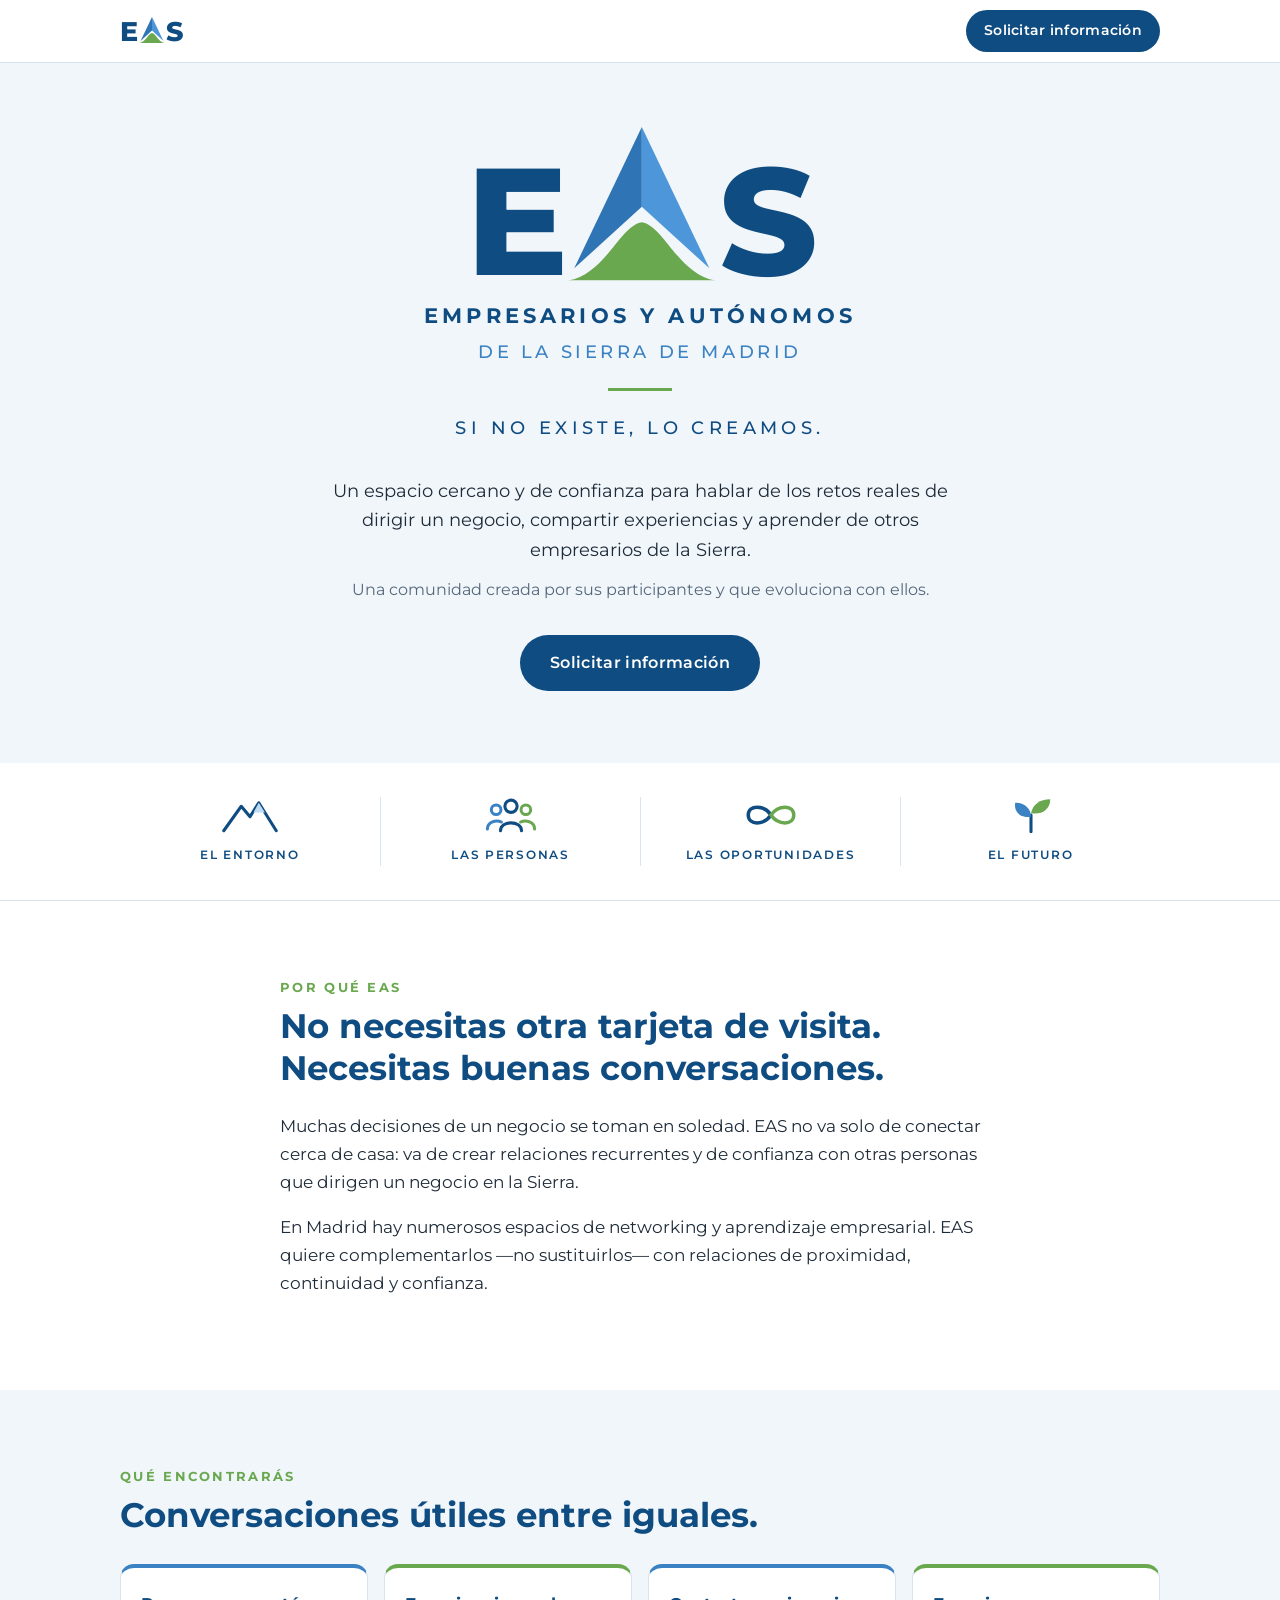
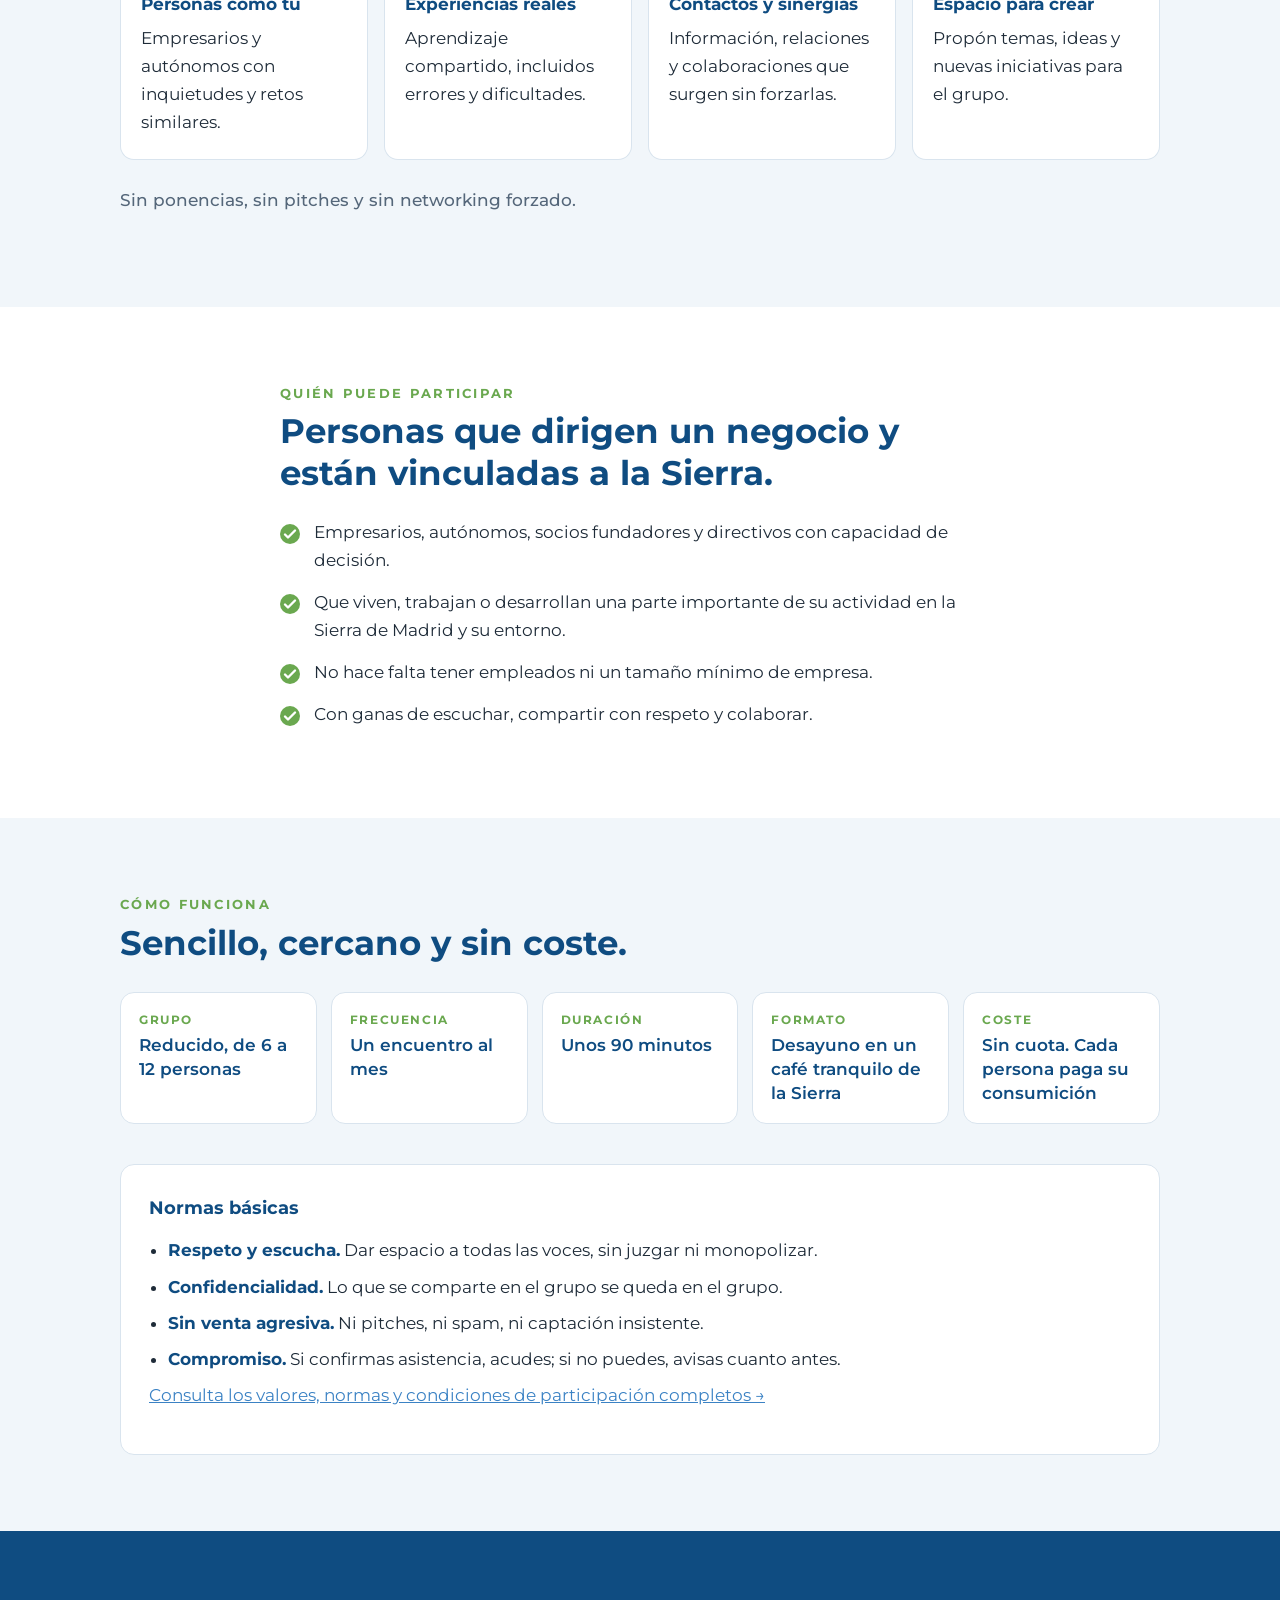
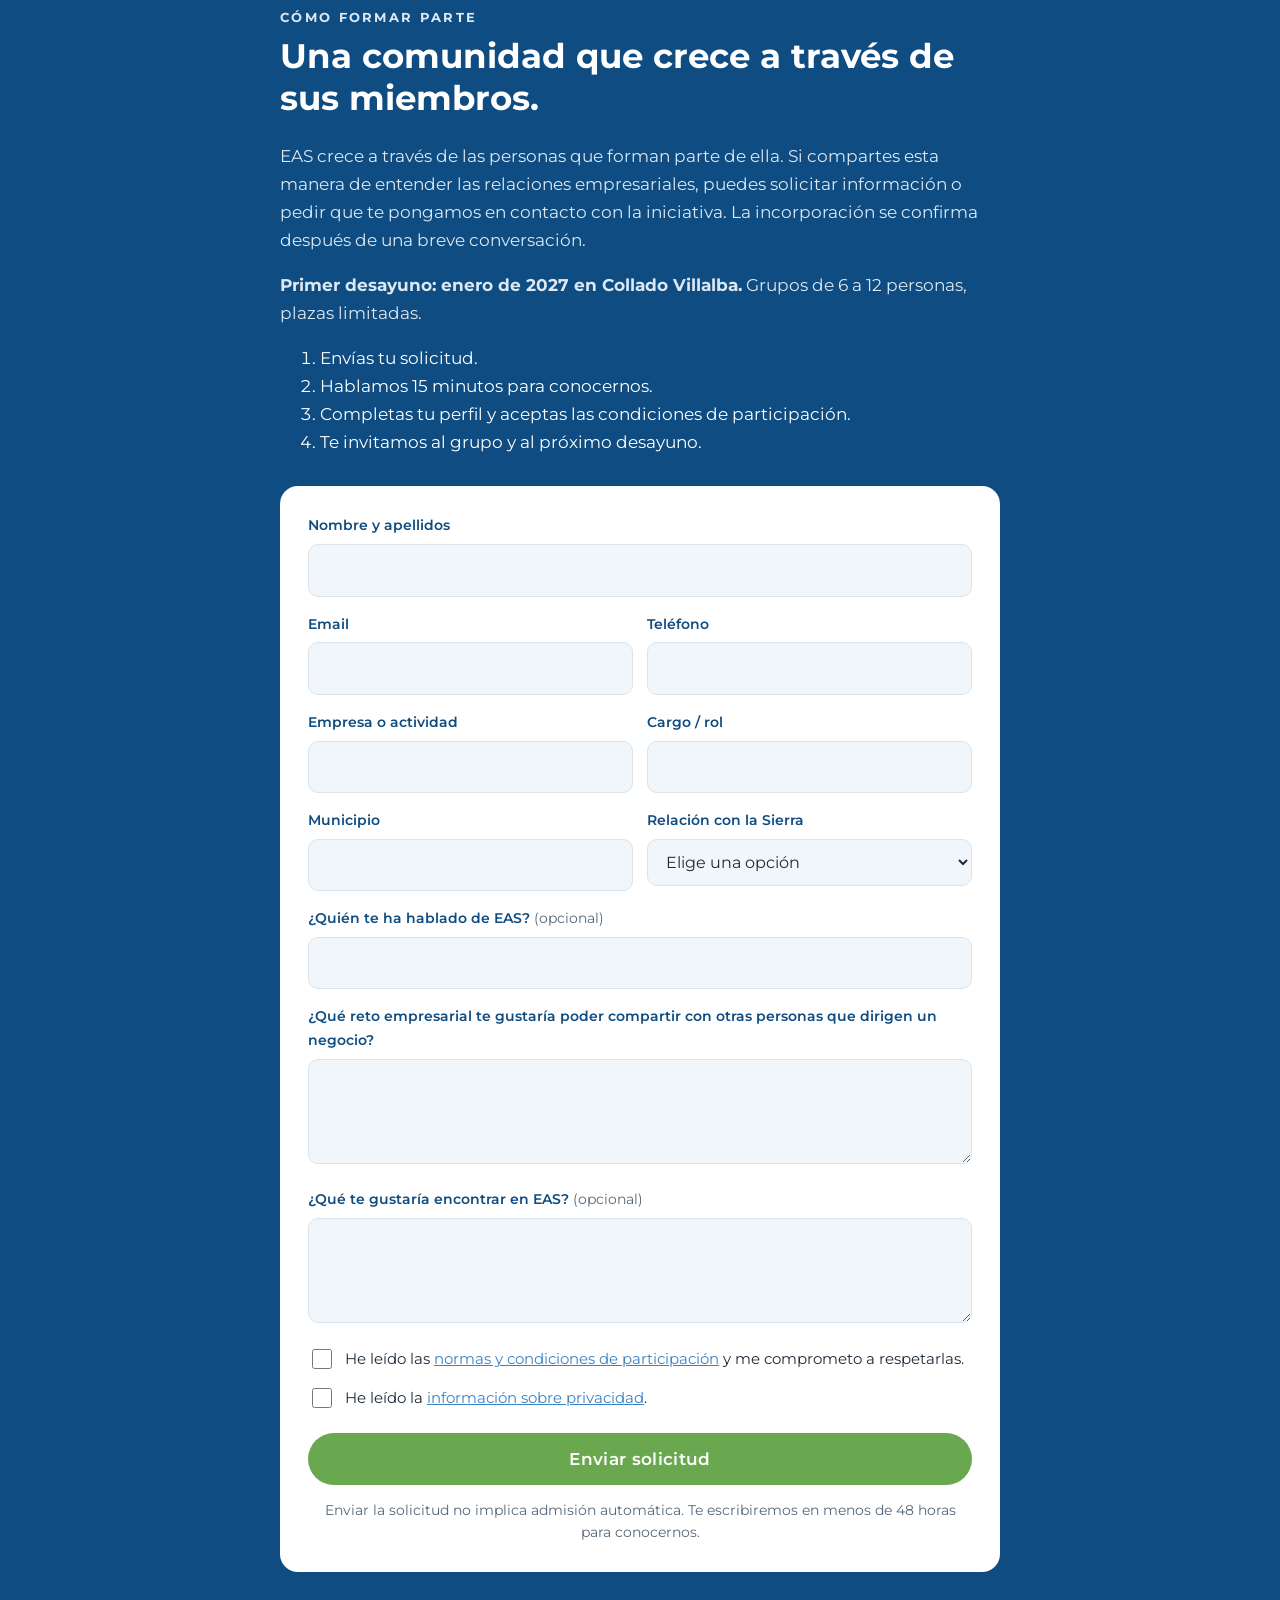
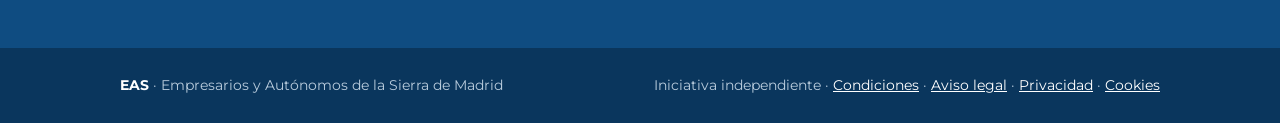
<file: index.html>
<!doctype html>
<html lang="es">
<head>
  <meta charset="utf-8">
  <meta name="viewport" content="width=device-width, initial-scale=1">
  <title>EAS · Empresarios y Autónomos de la Sierra de Madrid</title>
  <meta name="description" content="Networking empresarial de proximidad para conectar, compartir y aprender en la Sierra de Madrid. Si no existe, lo creamos.">
  <meta property="og:title" content="EAS · Empresarios y Autónomos de la Sierra de Madrid">
  <meta property="og:description" content="Networking empresarial de proximidad para conectar, compartir y aprender en la Sierra de Madrid.">
  <meta property="og:type" content="website">
  <link rel="icon" href="assets/favicon.svg" type="image/svg+xml">
  <link rel="preconnect" href="https://fonts.googleapis.com">
  <link rel="preconnect" href="https://fonts.gstatic.com" crossorigin>
  <link href="https://fonts.googleapis.com/css2?family=Montserrat:wght@400;500;600;700;800&display=swap" rel="stylesheet">
  <link rel="stylesheet" href="styles.css">
</head>
<body>

<!-- Símbolo de la "A" montaña, reutilizado en toda la página -->
<svg width="0" height="0" style="position:absolute" aria-hidden="true">
  <symbol id="a-montana" viewBox="0 0 100 100">
    <polygon points="50,0 50,52 6,92" fill="#2F74B5"/>
    <polygon points="50,0 94,92 50,52" fill="#4D96DA"/>
    <path d="M2,100 C26,96 36,64 50,62 C64,64 74,96 98,100 Z" fill="#6AA84F"/>
  </symbol>
</svg>

<a class="skip" href="#contenido">Saltar al contenido</a>

<header class="topbar">
  <div class="wrap topbar-in">
    <a href="#inicio" class="mini-logo" aria-label="EAS, inicio">
      <span>E</span><svg class="mini-a" aria-hidden="true"><use href="#a-montana"/></svg><span>S</span>
    </a>
    <a href="#participar" class="btn btn-sm">Solicitar información</a>
  </div>
</header>

<main id="contenido">

  <!-- 01 · PORTADA -->
  <section id="inicio" class="hero">
    <div class="wrap hero-in">
      <h1 class="logo" aria-label="EAS">
        <span class="logo-letter">E</span><svg class="logo-a" aria-hidden="true"><use href="#a-montana"/></svg><span class="logo-letter">S</span>
      </h1>
      <p class="logo-sub1">Empresarios y autónomos</p>
      <p class="logo-sub2">de la Sierra de Madrid</p>
      <hr class="rule">
      <p class="lema">Si no existe, lo creamos.</p>
      <p class="hero-text">Un espacio cercano y de confianza para hablar de los retos reales de dirigir un negocio, compartir experiencias y aprender de otros empresarios de la Sierra.</p>
      <p class="hero-text hero-text-sm">Una comunidad creada por sus participantes y que evoluciona con ellos.</p>
      <a href="#participar" class="btn">Solicitar información</a>
    </div>
  </section>

  <!-- PILARES -->
  <section class="pilares" aria-label="Pilares de EAS">
    <div class="wrap pilares-grid">
      <div class="pilar">
        <svg viewBox="0 0 64 40" aria-hidden="true"><path d="M2 38 L22 10 L32 22 L42 6 L62 38" fill="none" stroke="#0F4C81" stroke-width="3.5" stroke-linejoin="round" stroke-linecap="round"/><path d="M42 6 L49 17 L36 17 Z" fill="#BFDCF5"/></svg>
        <span>El entorno</span>
      </div>
      <div class="pilar">
        <svg viewBox="0 0 64 40" aria-hidden="true"><circle cx="32" cy="10" r="7" fill="none" stroke="#0F4C81" stroke-width="3.5"/><circle cx="15" cy="14" r="5.5" fill="none" stroke="#3B82C4" stroke-width="3.5"/><circle cx="49" cy="14" r="5.5" fill="none" stroke="#6AA84F" stroke-width="3.5"/><path d="M20 38 C20 26 44 26 44 38" fill="none" stroke="#0F4C81" stroke-width="3.5" stroke-linecap="round"/><path d="M5 36 C5 28 15 25 21 28" fill="none" stroke="#3B82C4" stroke-width="3.5" stroke-linecap="round"/><path d="M59 36 C59 28 49 25 43 28" fill="none" stroke="#6AA84F" stroke-width="3.5" stroke-linecap="round"/></svg>
        <span>Las personas</span>
      </div>
      <div class="pilar">
        <svg viewBox="0 0 64 40" aria-hidden="true"><path d="M32 20 C24 8 6 8 6 20 C6 32 24 32 32 20" fill="none" stroke="#0F4C81" stroke-width="4" stroke-linecap="round"/><path d="M32 20 C40 8 58 8 58 20 C58 32 40 32 32 20" fill="none" stroke="#6AA84F" stroke-width="4" stroke-linecap="round"/></svg>
        <span>Las oportunidades</span>
      </div>
      <div class="pilar">
        <svg viewBox="0 0 64 40" aria-hidden="true"><path d="M32 39 L32 20" stroke="#0F4C81" stroke-width="3.5" stroke-linecap="round"/><path d="M32 22 C20 24 12 16 14 6 C24 6 32 12 32 22 Z" fill="#3B82C4"/><path d="M32 18 C34 8 42 2 54 2 C54 14 44 20 32 18 Z" fill="#6AA84F"/></svg>
        <span>El futuro</span>
      </div>
    </div>
  </section>

  <!-- 02 · POR QUÉ -->
  <section class="section">
    <div class="wrap narrow">
      <p class="eyebrow">Por qué EAS</p>
      <h2>No necesitas otra tarjeta de visita. Necesitas buenas conversaciones.</h2>
      <p>Muchas decisiones de un negocio se toman en soledad. EAS no va solo de conectar cerca de casa: va de crear relaciones recurrentes y de confianza con otras personas que dirigen un negocio en la Sierra.</p>
      <p>En Madrid hay numerosos espacios de networking y aprendizaje empresarial. EAS quiere complementarlos —no sustituirlos— con relaciones de proximidad, continuidad y confianza.</p>
    </div>
  </section>

  <!-- 03 · QUÉ ENCONTRARÁS -->
  <section class="section alt">
    <div class="wrap">
      <p class="eyebrow">Qué encontrarás</p>
      <h2>Conversaciones útiles entre iguales.</h2>
      <ul class="cards">
        <li><strong>Personas como tú</strong>Empresarios y autónomos con inquietudes y retos similares.</li>
        <li><strong>Experiencias reales</strong>Aprendizaje compartido, incluidos errores y dificultades.</li>
        <li><strong>Contactos y sinergias</strong>Información, relaciones y colaboraciones que surgen sin forzarlas.</li>
        <li><strong>Espacio para crear</strong>Propón temas, ideas y nuevas iniciativas para el grupo.</li>
      </ul>
      <p class="nota">Sin ponencias, sin pitches y sin networking forzado.</p>
    </div>
  </section>

  <!-- 04 · QUIÉN PUEDE PARTICIPAR -->
  <section class="section">
    <div class="wrap narrow">
      <p class="eyebrow">Quién puede participar</p>
      <h2>Personas que dirigen un negocio y están vinculadas a la Sierra.</h2>
      <ul class="check">
        <li>Empresarios, autónomos, socios fundadores y directivos con capacidad de decisión.</li>
        <li>Que viven, trabajan o desarrollan una parte importante de su actividad en la Sierra de Madrid y su entorno.</li>
        <li>No hace falta tener empleados ni un tamaño mínimo de empresa.</li>
        <li>Con ganas de escuchar, compartir con respeto y colaborar.</li>
      </ul>
    </div>
  </section>

  <!-- 05 · CÓMO FUNCIONA -->
  <section class="section alt">
    <div class="wrap">
      <p class="eyebrow">Cómo funciona</p>
      <h2>Sencillo, cercano y sin coste.</h2>
      <dl class="datos">
        <div><dt>Grupo</dt><dd>Reducido, de 6 a 12 personas</dd></div>
        <div><dt>Frecuencia</dt><dd>Un encuentro al mes</dd></div>
        <div><dt>Duración</dt><dd>Unos 90 minutos</dd></div>
        <div><dt>Formato</dt><dd>Desayuno en un café tranquilo de la Sierra</dd></div>
        <div><dt>Coste</dt><dd>Sin cuota. Cada persona paga su consumición</dd></div>
      </dl>
      <div class="normas">
        <h3>Normas básicas</h3>
        <ul>
          <li><strong>Respeto y escucha.</strong> Dar espacio a todas las voces, sin juzgar ni monopolizar.</li>
          <li><strong>Confidencialidad.</strong> Lo que se comparte en el grupo se queda en el grupo.</li>
          <li><strong>Sin venta agresiva.</strong> Ni pitches, ni spam, ni captación insistente.</li>
          <li><strong>Compromiso.</strong> Si confirmas asistencia, acudes; si no puedes, avisas cuanto antes.</li>
        </ul>
        <p><a href="condiciones.html">Consulta los valores, normas y condiciones de participación completos →</a></p>
      </div>
    </div>
  </section>

  <!-- 06 · CÓMO FORMAR PARTE -->
  <section id="participar" class="section participar">
    <div class="wrap narrow">
      <p class="eyebrow eyebrow-light">Cómo formar parte</p>
      <h2>Una comunidad que crece a través de sus miembros.</h2>
      <p>EAS crece a través de las personas que forman parte de ella. Si compartes esta manera de entender las relaciones empresariales, puedes solicitar información o pedir que te pongamos en contacto con la iniciativa. La incorporación se confirma después de una breve conversación.</p>
      <p><strong>Primer desayuno: enero de 2027 en Collado Villalba.</strong> Grupos de 6 a 12 personas, plazas limitadas.</p>
      <ol>
        <li>Envías tu solicitud.</li>
        <li>Hablamos 15 minutos para conocernos.</li>
        <li>Completas tu perfil y aceptas las condiciones de participación.</li>
        <li>Te invitamos al grupo y al próximo desayuno.</li>
      </ol>

      <form class="form" id="form-eas" novalidate>
        <div class="field">
          <label for="nombre">Nombre y apellidos</label>
          <input id="nombre" name="nombre" type="text" autocomplete="name" maxlength="150" required>
        </div>
        <div class="field-row">
          <div class="field">
            <label for="email">Email</label>
            <input id="email" name="email" type="email" autocomplete="email" maxlength="200" required>
          </div>
          <div class="field">
            <label for="telefono">Teléfono</label>
            <input id="telefono" name="telefono" type="tel" autocomplete="tel" maxlength="40" required>
          </div>
        </div>
        <div class="field-row">
          <div class="field">
            <label for="empresa">Empresa o actividad</label>
            <input id="empresa" name="empresa" type="text" autocomplete="organization" maxlength="150" required>
          </div>
          <div class="field">
            <label for="cargo">Cargo / rol</label>
            <input id="cargo" name="cargo" type="text" autocomplete="organization-title" maxlength="100" required>
          </div>
        </div>
        <div class="field-row">
          <div class="field">
            <label for="municipio">Municipio</label>
            <input id="municipio" name="municipio" type="text" maxlength="100" required>
          </div>
          <div class="field">
            <label for="relacion">Relación con la Sierra</label>
            <select id="relacion" name="relacion_sierra" required>
              <option value="">Elige una opción</option>
              <option>Vivo en la Sierra</option>
              <option>Mi negocio está en la Sierra</option>
              <option>Desarrollo parte de mi actividad en la Sierra</option>
            </select>
          </div>
        </div>
        <div class="field">
          <label for="invita">¿Quién te ha hablado de EAS? <span class="opt">(opcional)</span></label>
          <input id="invita" name="persona_que_invita" type="text" maxlength="150">
        </div>
        <div class="field">
          <label for="reto">¿Qué reto empresarial te gustaría poder compartir con otras personas que dirigen un negocio?</label>
          <textarea id="reto" name="reto_empresarial" rows="3" maxlength="2000" required></textarea>
        </div>
        <div class="field">
          <label for="motivo">¿Qué te gustaría encontrar en EAS? <span class="opt">(opcional)</span></label>
          <textarea id="motivo" name="motivacion" rows="3" maxlength="2000"></textarea>
        </div>
        <!-- Trampa antispam: invisible para personas -->
        <div class="hp" aria-hidden="true">
          <label for="web">No rellenar</label>
          <input id="web" name="web" type="text" tabindex="-1" autocomplete="off">
        </div>
        <label class="check-line">
          <input type="checkbox" name="acepta_normas" value="si" required>
          <span>He leído las <a href="condiciones.html">normas y condiciones de participación</a> y me comprometo a respetarlas.</span>
        </label>
        <label class="check-line">
          <input type="checkbox" name="acepta_privacidad" value="si" required>
          <span>He leído la <a href="privacidad.html">información sobre privacidad</a>.</span>
        </label>
        <button class="btn btn-light" type="submit" id="form-btn">Enviar solicitud</button>
        <p class="form-msg" id="form-msg" role="status" aria-live="polite"></p>
        <p class="form-note">Enviar la solicitud no implica admisión automática. Te escribiremos en menos de 48 horas para conocernos.</p>
      </form>

      <div class="form form-ok" id="form-ok" hidden>
        <h3>¡Gracias! Hemos recibido tu solicitud.</h3>
        <p>Te escribiremos en menos de 48 horas para tener una breve conversación y conocernos.</p>
      </div>
    </div>
  </section>

</main>

<footer class="footer">
  <div class="wrap footer-in">
    <p><strong>EAS</strong> · Empresarios y Autónomos de la Sierra de Madrid</p>
    <p>Iniciativa independiente · <a href="condiciones.html">Condiciones</a> · <a href="legal.html">Aviso legal</a> · <a href="privacidad.html">Privacidad</a> · <a href="cookies.html">Cookies</a></p>
  </div>
</footer>

<script>
// Pega aquí la URL /exec del Apps Script de EAS (ver crm/eas_apps_script.js)
const ENDPOINT = 'https://script.google.com/macros/s/AKfycbww--Q5-2uKLSTmcjGOKZyRw3PqHi6qiwQ80PPb6VJ0bi_FBDwVWFBdVtl8_pMWIgP3TA/exec';

// Origen de la visita: etiqueta UTM del enlace (anuncios, LinkedIn…) o web desde la que llega.
// Se guarda solo en esta pestaña del navegador (sessionStorage), sin cookies.
function origenVisita(){
  try {
    const p = new URLSearchParams(location.search);
    const src = p.get('utm_source'), camp = p.get('utm_campaign');
    if (src) {
      const o = (src + (camp ? ' / ' + camp : '')).slice(0, 150);
      sessionStorage.setItem('eas_origen', o);
      return o;
    }
    const guardado = sessionStorage.getItem('eas_origen');
    if (guardado) return guardado;
    if (document.referrer) {
      const h = new URL(document.referrer).hostname.replace(/^www\./, '');
      if (h && h !== location.hostname) { sessionStorage.setItem('eas_origen', h); return h; }
    }
  } catch (e) {}
  return 'directo';
}
const ORIGEN = origenVisita();

(function(){
  const form = document.getElementById('form-eas');
  const btn = document.getElementById('form-btn');
  const msg = document.getElementById('form-msg');

  form.addEventListener('submit', async function(e){
    e.preventDefault();
    msg.textContent = ''; msg.className = 'form-msg';
    if(!form.checkValidity()){
      form.reportValidity();
      return;
    }
    const data = Object.fromEntries(new FormData(form).entries());
    data.action = 'solicitud';
    data.origen = ORIGEN;
    btn.disabled = true; btn.textContent = 'Enviando...';
    try {
      const r = await fetch(ENDPOINT, { method: 'POST', body: JSON.stringify(data) });
      const res = await r.json();
      if(!res.ok) throw new Error(res.error || 'error');
      form.hidden = true;
      const ok = document.getElementById('form-ok');
      ok.hidden = false;
      ok.scrollIntoView({ behavior: 'smooth', block: 'center' });
    } catch(err) {
      msg.textContent = 'No se ha podido enviar. Revisa los campos e inténtalo de nuevo en unos minutos.';
      msg.className = 'form-msg form-msg-err';
      btn.disabled = false; btn.textContent = 'Enviar solicitud';
    }
  });
})();
</script>
</body>
</html>
</file>
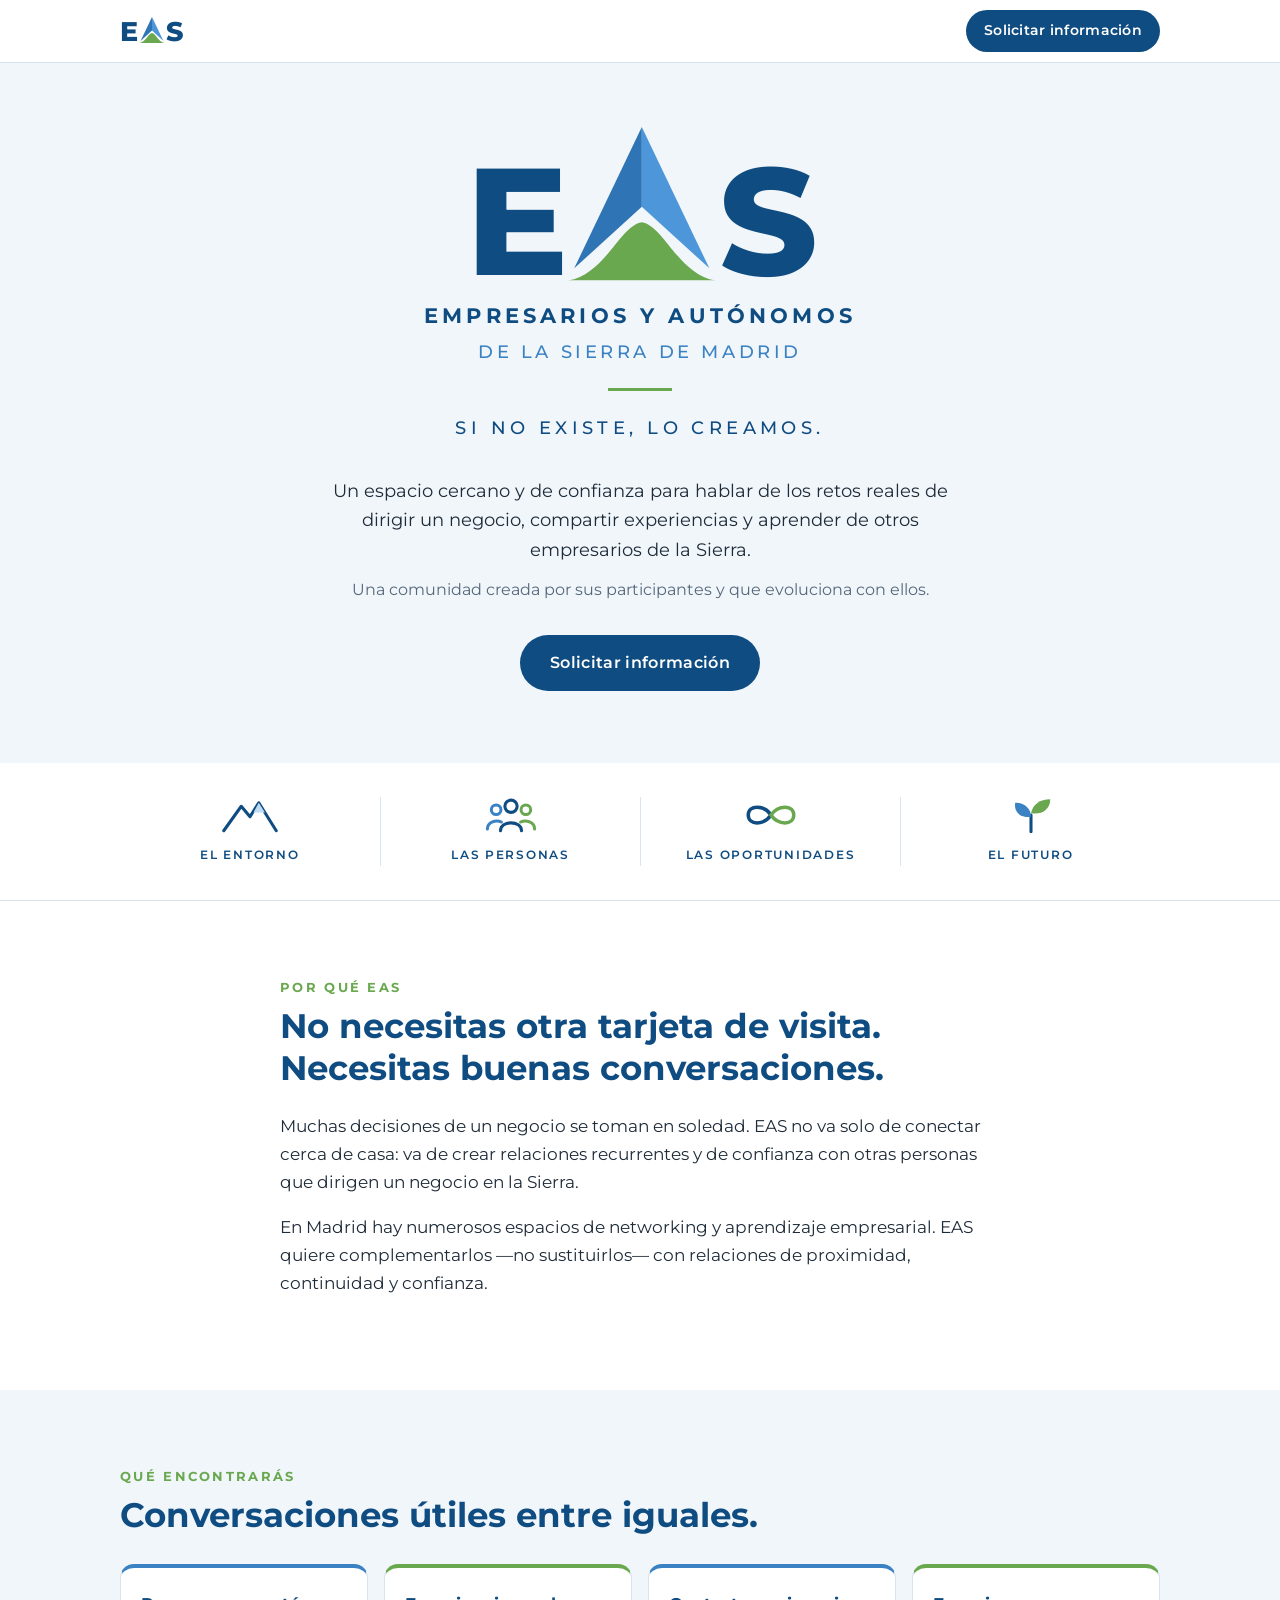
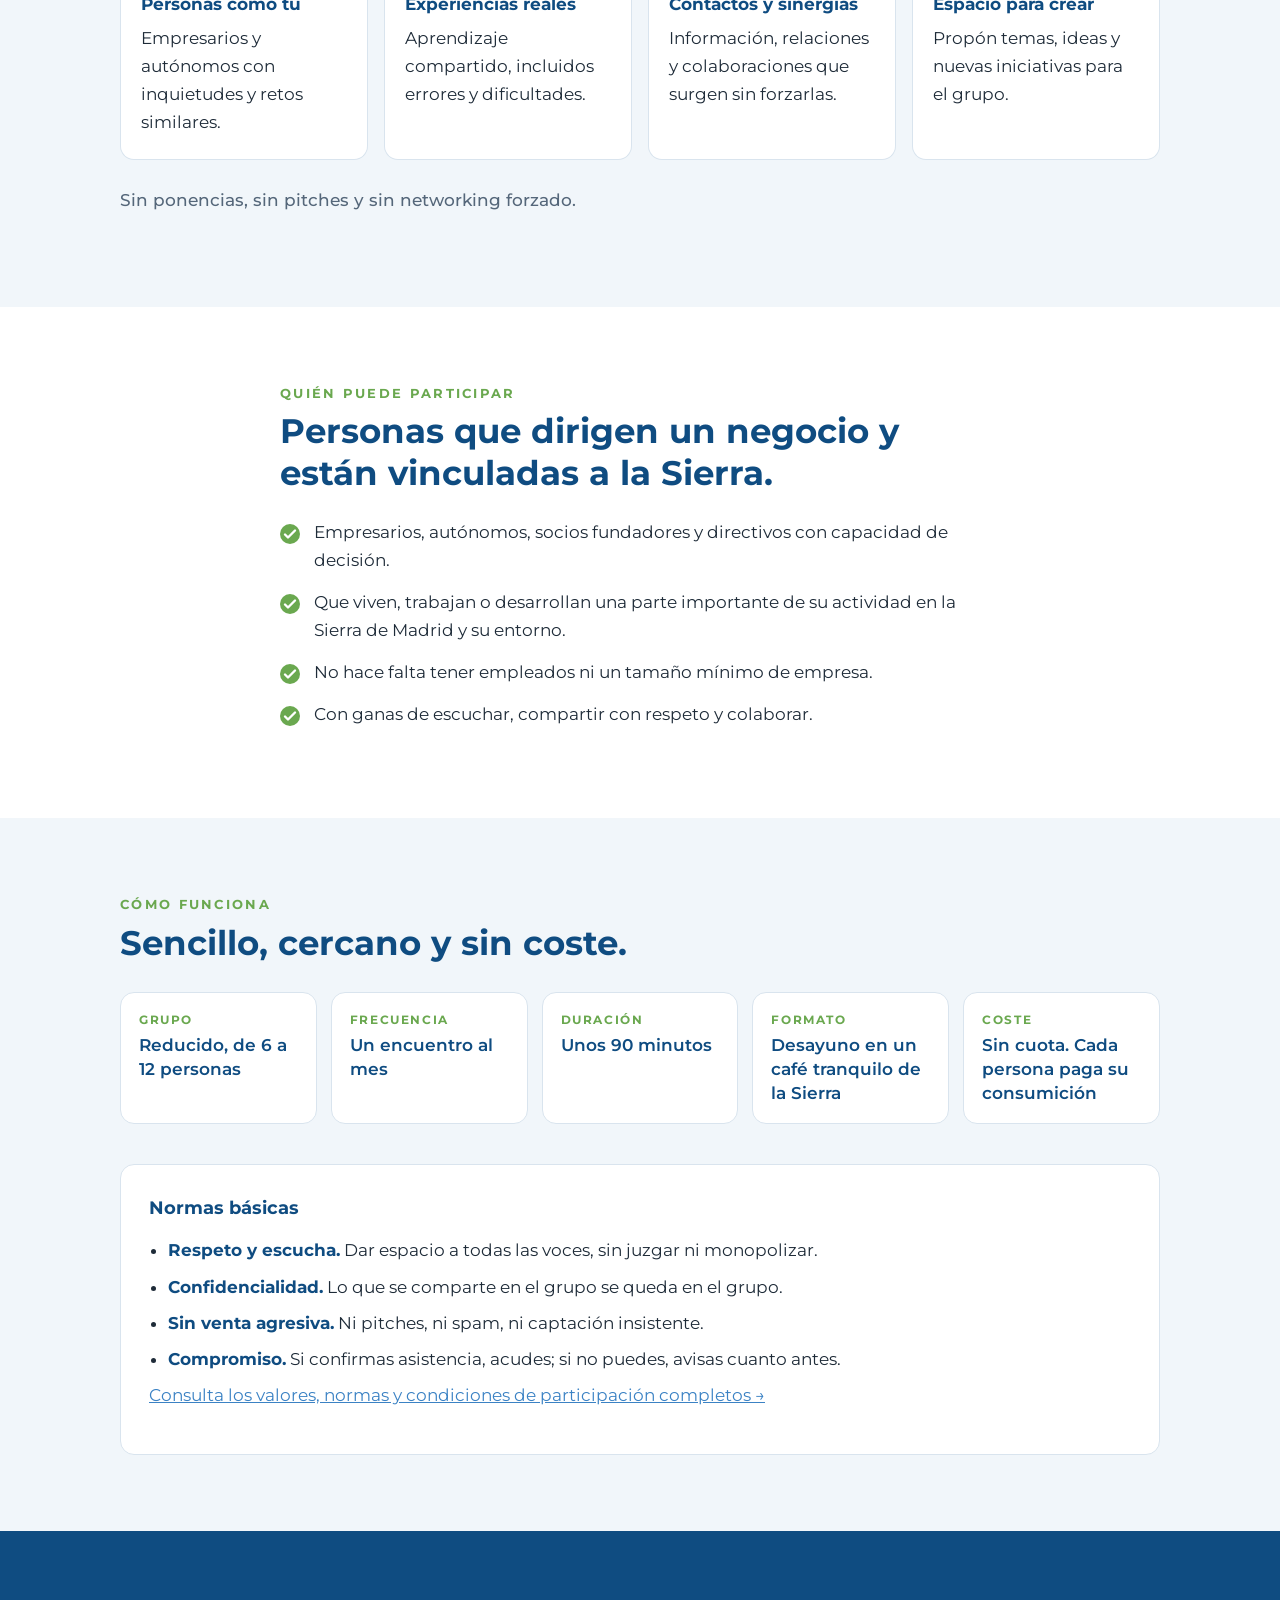
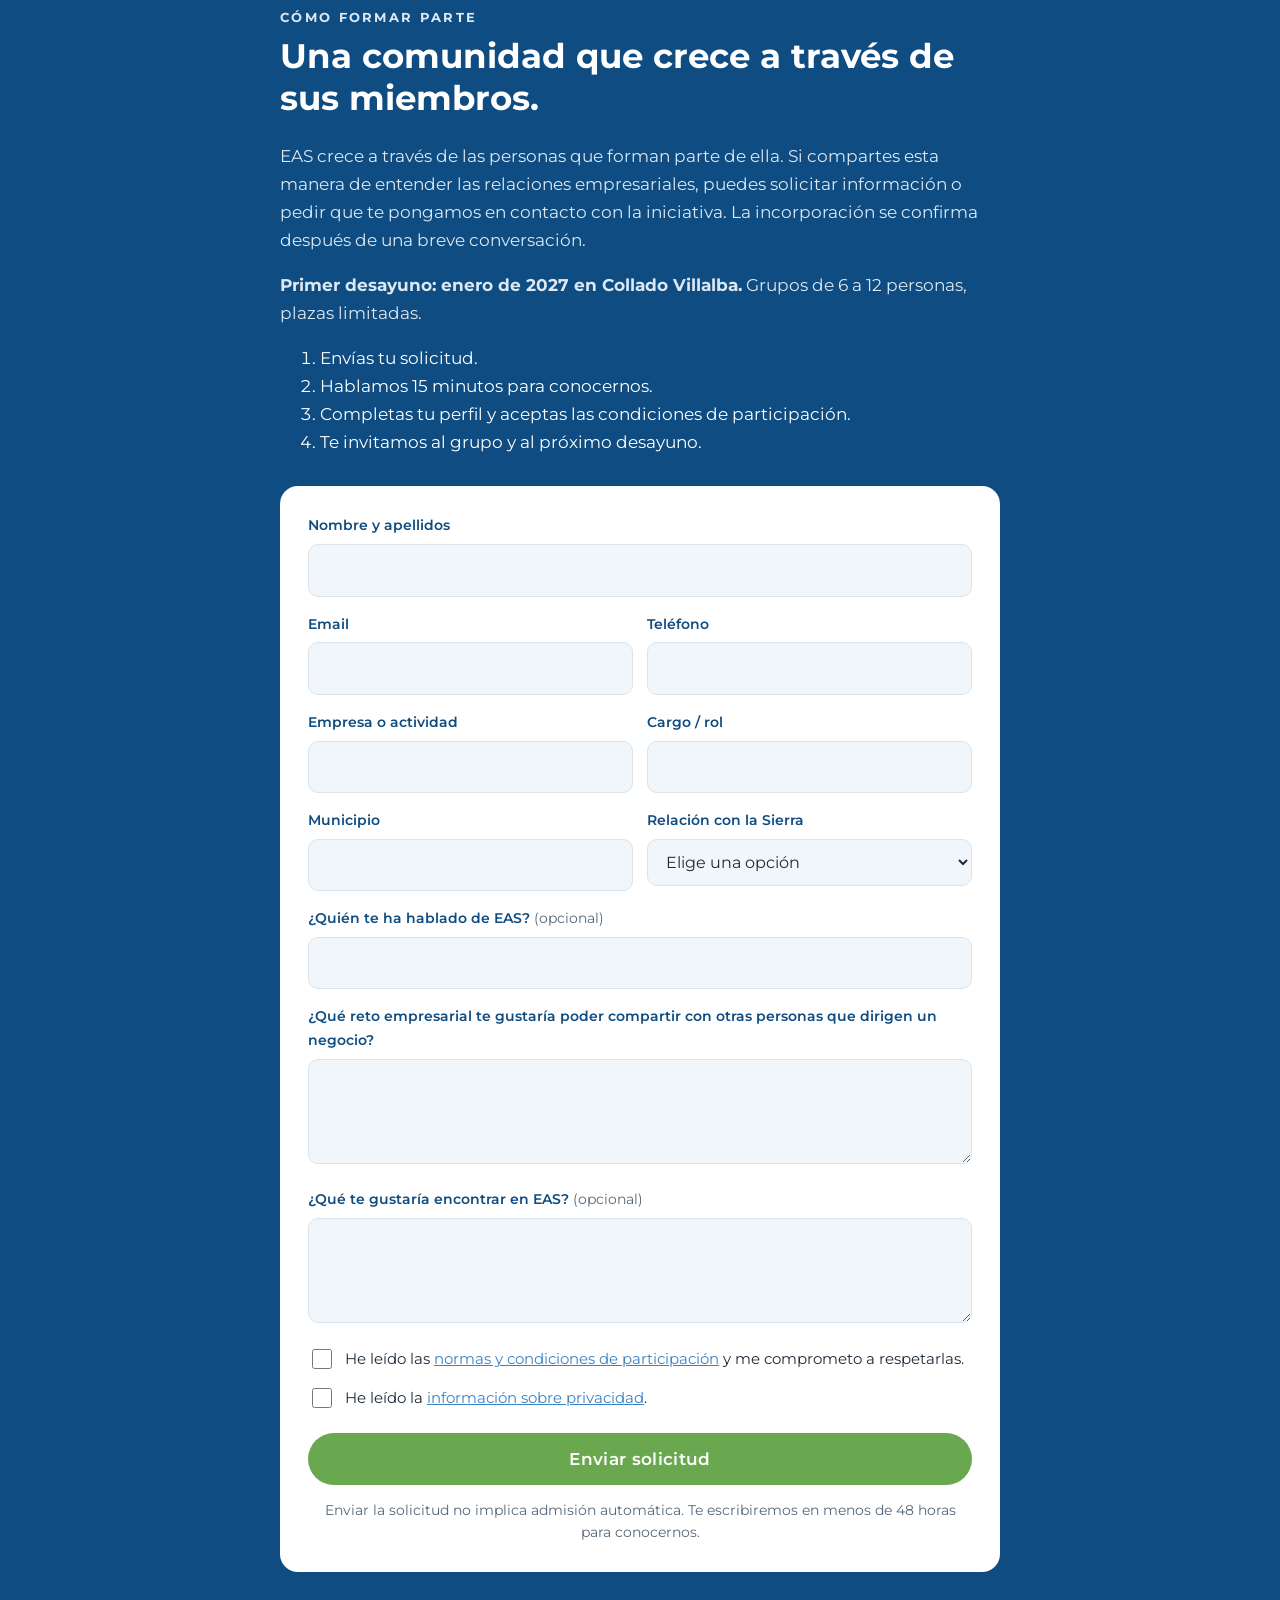
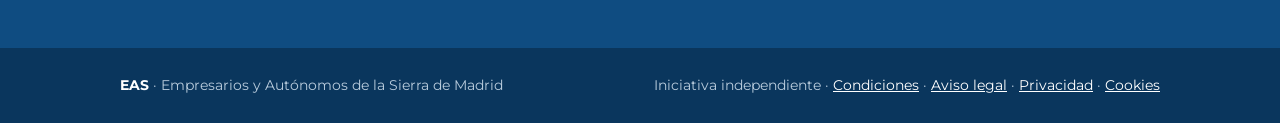
<file: cartel.html>
<!doctype html>
<html lang="es">
<head>
<meta charset="utf-8">
<meta name="viewport" content="width=device-width, initial-scale=1">
<title>EAS · Empresarios y Autónomos de la Sierra de Madrid</title>
<meta name="robots" content="noindex, follow">
<link rel="canonical" href="https://eas.delens.es/">
<meta http-equiv="refresh" content="0; url=/?utm_source=cartel&utm_campaign=cafeterias">
<script>location.replace('/?utm_source=cartel&utm_campaign=cafeterias');</script>
</head>
<body>
<p><a href="/?utm_source=cartel&utm_campaign=cafeterias">Ir a EAS · Empresarios y Autónomos de la Sierra</a></p>
</body>
</html>
</file>
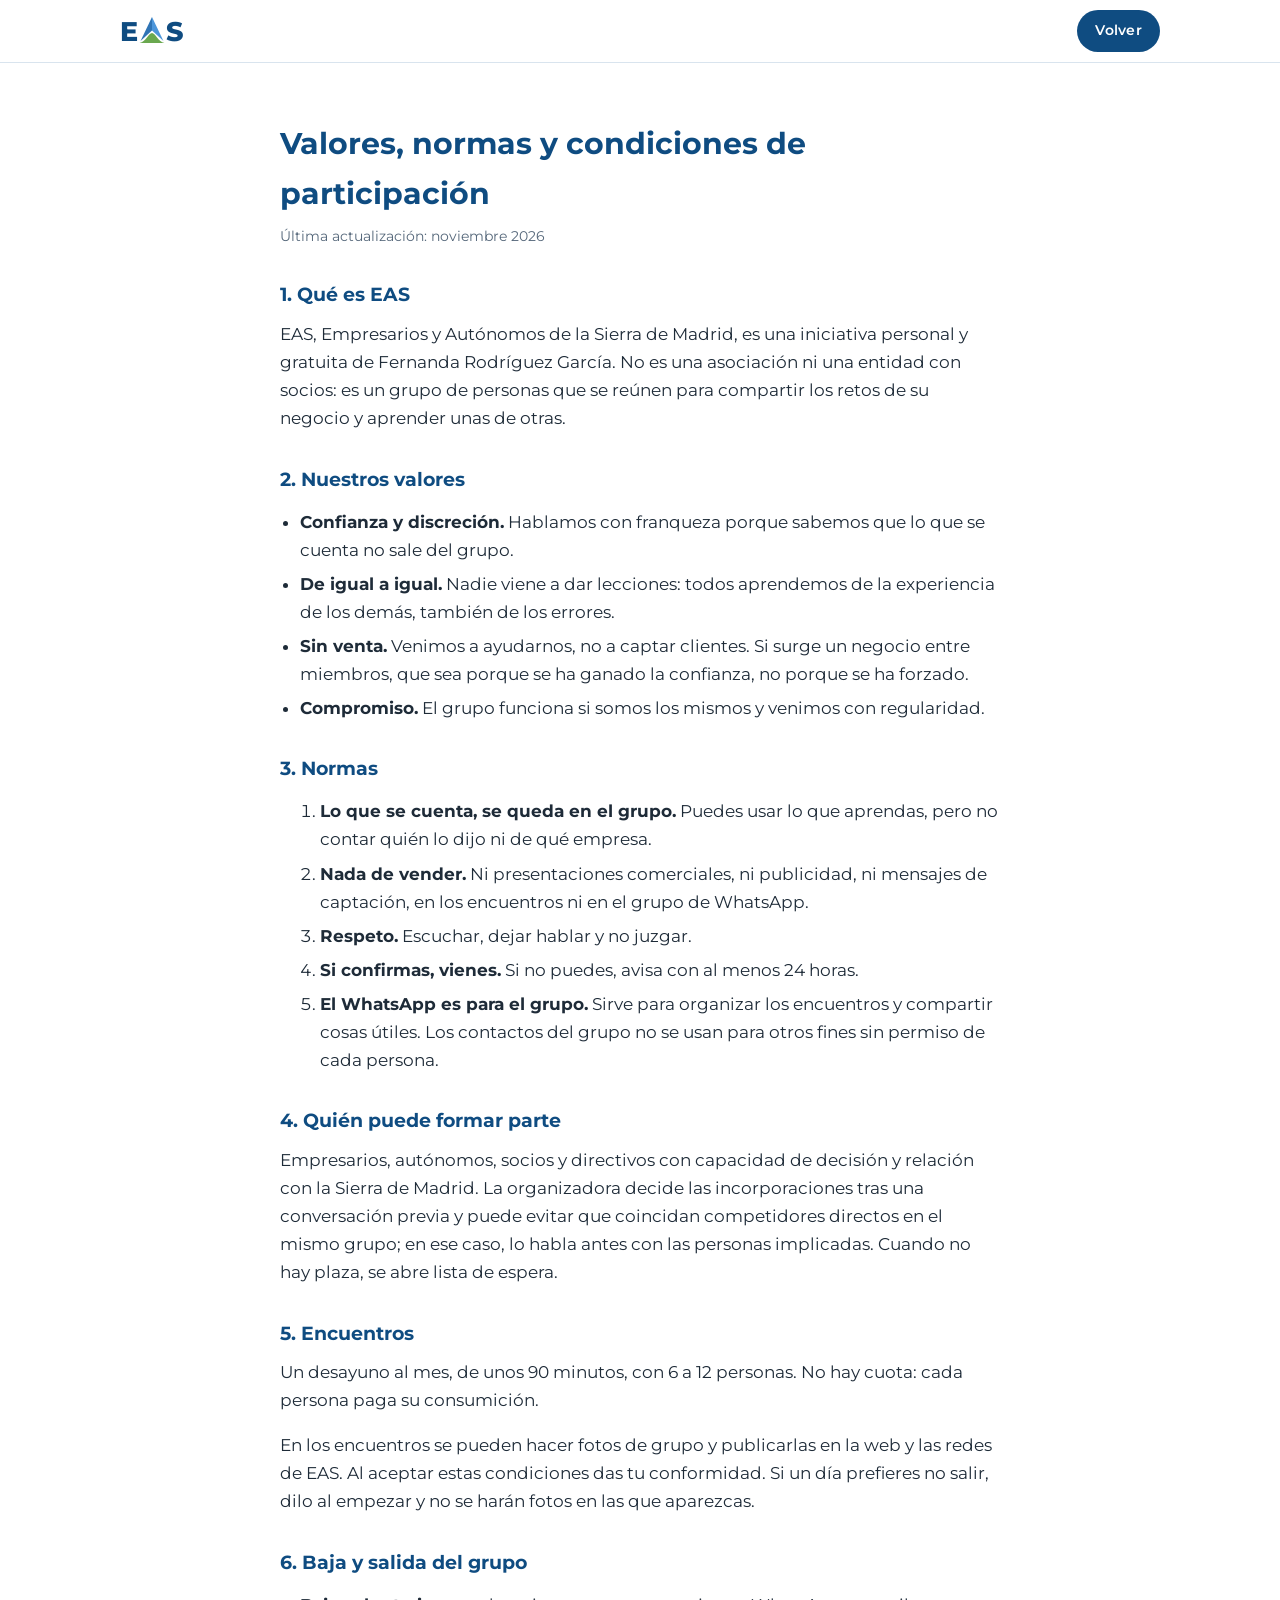
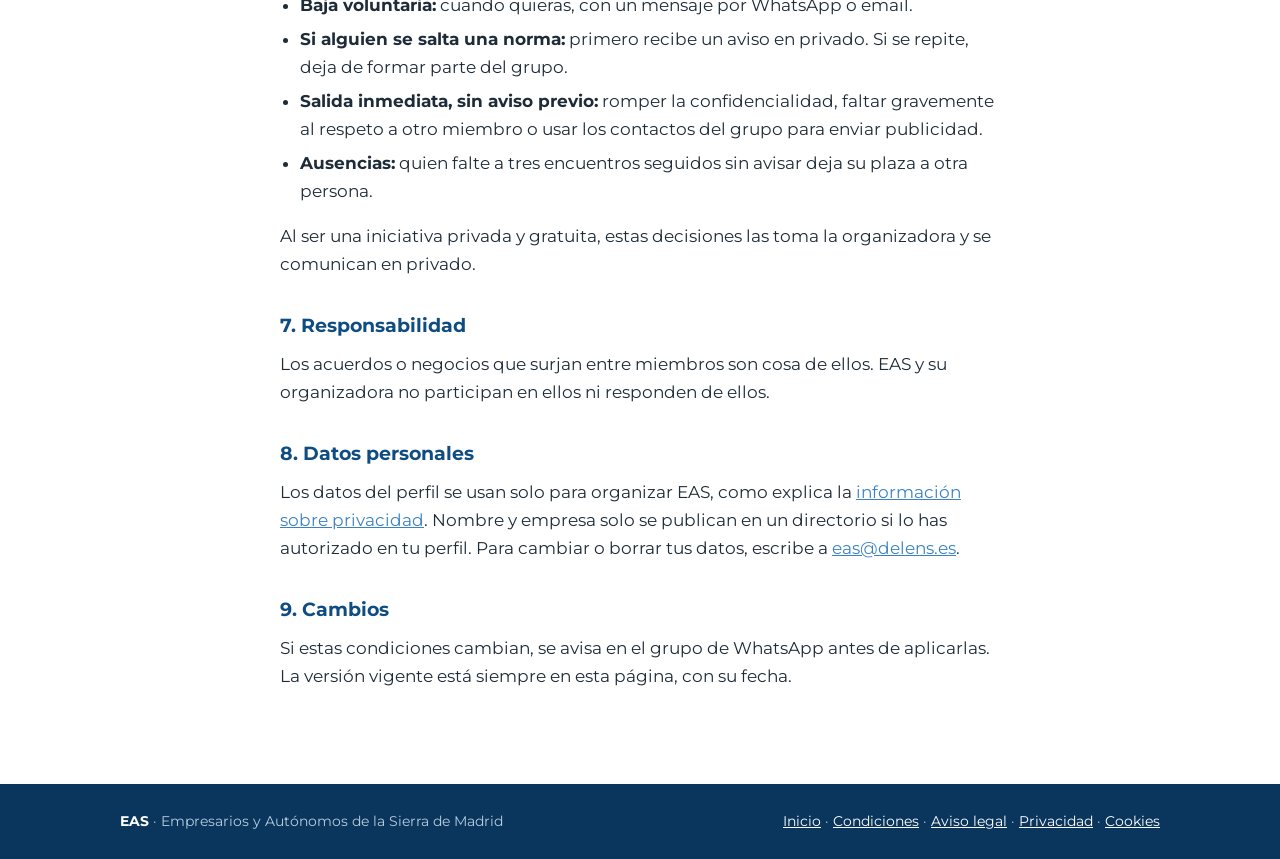
<file: condiciones.html>
<!doctype html>
<html lang="es">
<head>
  <meta charset="utf-8">
  <meta name="viewport" content="width=device-width, initial-scale=1">
  <title>Condiciones de participación · EAS Sierra de Madrid</title>
  <link rel="icon" href="assets/favicon.svg" type="image/svg+xml">
  <link rel="preconnect" href="https://fonts.googleapis.com">
  <link rel="preconnect" href="https://fonts.gstatic.com" crossorigin>
  <link href="https://fonts.googleapis.com/css2?family=Montserrat:wght@400;500;600;700;800&display=swap" rel="stylesheet">
  <link rel="stylesheet" href="styles.css">
</head>
<body>
<header class="topbar">
  <div class="wrap topbar-in">
    <a href="index.html" class="mini-logo" aria-label="EAS, volver al inicio">
      <span>E</span>
      <svg class="mini-a" viewBox="0 0 100 100" aria-hidden="true"><polygon points="50,0 50,52 6,92" fill="#2F74B5"/><polygon points="50,0 94,92 50,52" fill="#4D96DA"/><path d="M2,100 C26,96 36,64 50,62 C64,64 74,96 98,100 Z" fill="#6AA84F"/></svg>
      <span>S</span>
    </a>
    <a href="index.html" class="btn btn-sm">Volver</a>
  </div>
</header>

<main class="legal">
  <div class="wrap narrow">
    <h1>Valores, normas y condiciones de participación</h1>
    <p class="fecha">Última actualización: noviembre 2026</p>

    <h2>1. Qué es EAS</h2>
    <p>EAS, Empresarios y Autónomos de la Sierra de Madrid, es una iniciativa personal y gratuita de Fernanda Rodríguez García. No es una asociación ni una entidad con socios: es un grupo de personas que se reúnen para compartir los retos de su negocio y aprender unas de otras.</p>

    <h2>2. Nuestros valores</h2>
    <ul>
      <li><strong>Confianza y discreción.</strong> Hablamos con franqueza porque sabemos que lo que se cuenta no sale del grupo.</li>
      <li><strong>De igual a igual.</strong> Nadie viene a dar lecciones: todos aprendemos de la experiencia de los demás, también de los errores.</li>
      <li><strong>Sin venta.</strong> Venimos a ayudarnos, no a captar clientes. Si surge un negocio entre miembros, que sea porque se ha ganado la confianza, no porque se ha forzado.</li>
      <li><strong>Compromiso.</strong> El grupo funciona si somos los mismos y venimos con regularidad.</li>
    </ul>

    <h2>3. Normas</h2>
    <ol>
      <li><strong>Lo que se cuenta, se queda en el grupo.</strong> Puedes usar lo que aprendas, pero no contar quién lo dijo ni de qué empresa.</li>
      <li><strong>Nada de vender.</strong> Ni presentaciones comerciales, ni publicidad, ni mensajes de captación, en los encuentros ni en el grupo de WhatsApp.</li>
      <li><strong>Respeto.</strong> Escuchar, dejar hablar y no juzgar.</li>
      <li><strong>Si confirmas, vienes.</strong> Si no puedes, avisa con al menos 24 horas.</li>
      <li><strong>El WhatsApp es para el grupo.</strong> Sirve para organizar los encuentros y compartir cosas útiles. Los contactos del grupo no se usan para otros fines sin permiso de cada persona.</li>
    </ol>

    <h2>4. Quién puede formar parte</h2>
    <p>Empresarios, autónomos, socios y directivos con capacidad de decisión y relación con la Sierra de Madrid. La organizadora decide las incorporaciones tras una conversación previa y puede evitar que coincidan competidores directos en el mismo grupo; en ese caso, lo habla antes con las personas implicadas. Cuando no hay plaza, se abre lista de espera.</p>

    <h2>5. Encuentros</h2>
    <p>Un desayuno al mes, de unos 90 minutos, con 6 a 12 personas. No hay cuota: cada persona paga su consumición.</p>
    <p>En los encuentros se pueden hacer fotos de grupo y publicarlas en la web y las redes de EAS. Al aceptar estas condiciones das tu conformidad. Si un día prefieres no salir, dilo al empezar y no se harán fotos en las que aparezcas.</p>

    <h2>6. Baja y salida del grupo</h2>
    <ul>
      <li><strong>Baja voluntaria:</strong> cuando quieras, con un mensaje por WhatsApp o email.</li>
      <li><strong>Si alguien se salta una norma:</strong> primero recibe un aviso en privado. Si se repite, deja de formar parte del grupo.</li>
      <li><strong>Salida inmediata, sin aviso previo:</strong> romper la confidencialidad, faltar gravemente al respeto a otro miembro o usar los contactos del grupo para enviar publicidad.</li>
      <li><strong>Ausencias:</strong> quien falte a tres encuentros seguidos sin avisar deja su plaza a otra persona.</li>
    </ul>
    <p>Al ser una iniciativa privada y gratuita, estas decisiones las toma la organizadora y se comunican en privado.</p>

    <h2>7. Responsabilidad</h2>
    <p>Los acuerdos o negocios que surjan entre miembros son cosa de ellos. EAS y su organizadora no participan en ellos ni responden de ellos.</p>

    <h2>8. Datos personales</h2>
    <p>Los datos del perfil se usan solo para organizar EAS, como explica la <a href="privacidad.html">información sobre privacidad</a>. Nombre y empresa solo se publican en un directorio si lo has autorizado en tu perfil. Para cambiar o borrar tus datos, escribe a <span class="js-mail">&nbsp;</span>.</p>

    <h2>9. Cambios</h2>
    <p>Si estas condiciones cambian, se avisa en el grupo de WhatsApp antes de aplicarlas. La versión vigente está siempre en esta página, con su fecha.</p>
  </div>
</main>

<footer class="footer">
  <div class="wrap footer-in">
    <p><strong>EAS</strong> · Empresarios y Autónomos de la Sierra de Madrid</p>
    <p><a href="index.html">Inicio</a> · <a href="condiciones.html">Condiciones</a> · <a href="legal.html">Aviso legal</a> · <a href="privacidad.html">Privacidad</a> · <a href="cookies.html">Cookies</a></p>
  </div>
</footer>
<script>
// El email se monta con JavaScript para que no los lean los bots que rastrean la web
(function(){
  var u = ['e','a','s'], d = ['d','e','l','e','n','s','.','e','s'];
  var mail = u.join('') + '@' + d.join('');
  document.querySelectorAll('.js-mail').forEach(function(el){
    var a = document.createElement('a'); a.href = 'mailto:' + mail; a.textContent = mail;
    el.textContent = ''; el.appendChild(a);
  });
})();
</script>
</body>
</html>
</file>
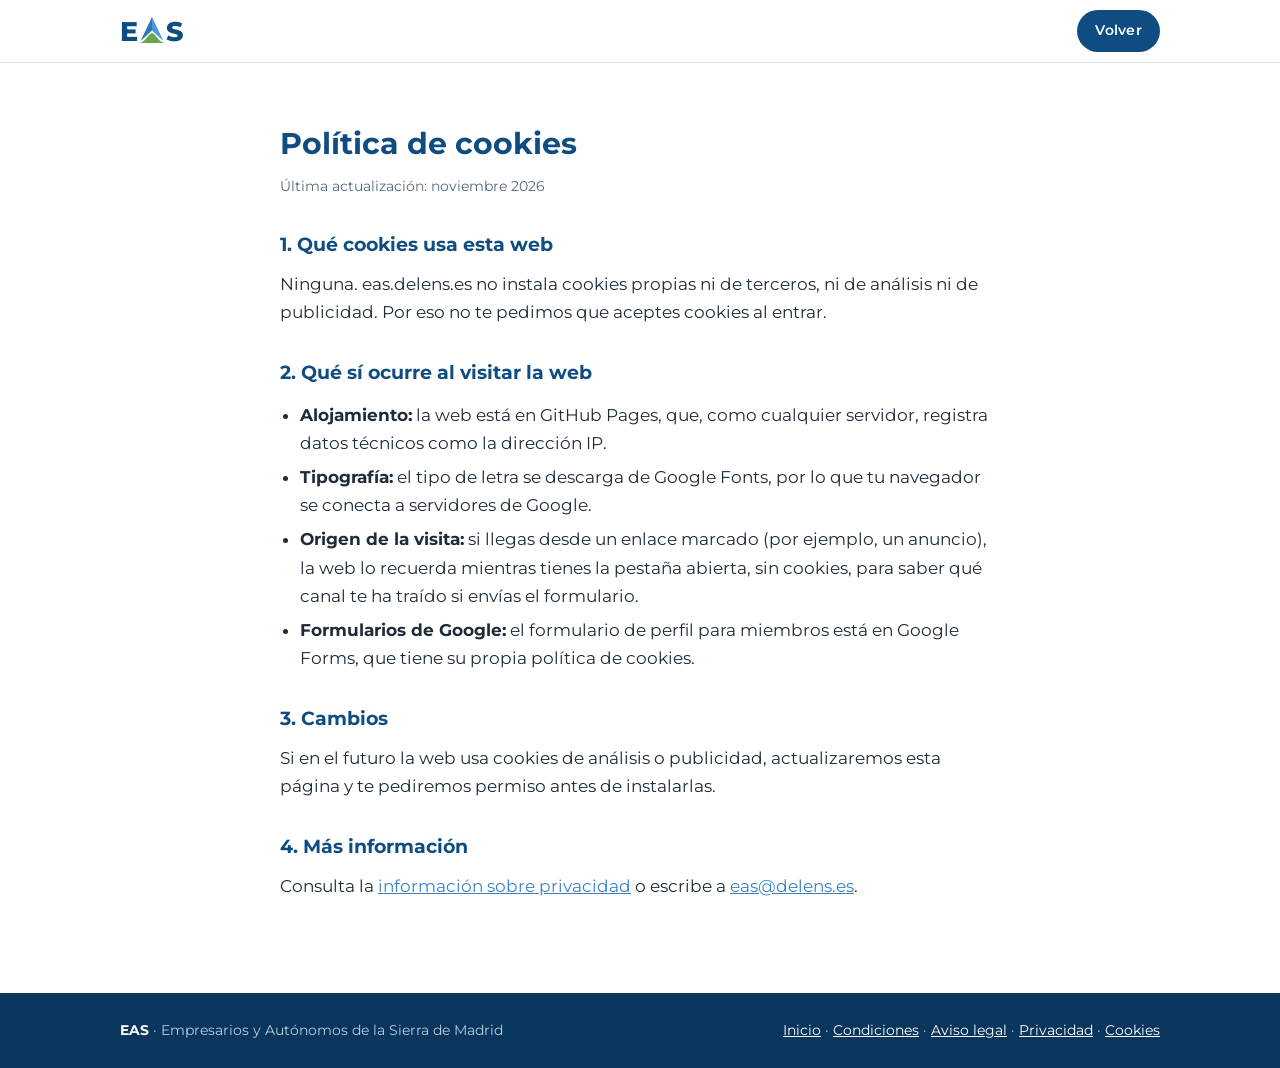
<file: cookies.html>
<!doctype html>
<html lang="es">
<head>
  <meta charset="utf-8">
  <meta name="viewport" content="width=device-width, initial-scale=1">
  <title>Cookies · EAS Sierra de Madrid</title>
  <link rel="icon" href="assets/favicon.svg" type="image/svg+xml">
  <link rel="preconnect" href="https://fonts.googleapis.com">
  <link rel="preconnect" href="https://fonts.gstatic.com" crossorigin>
  <link href="https://fonts.googleapis.com/css2?family=Montserrat:wght@400;500;600;700;800&display=swap" rel="stylesheet">
  <link rel="stylesheet" href="styles.css">
</head>
<body>
<header class="topbar">
  <div class="wrap topbar-in">
    <a href="index.html" class="mini-logo" aria-label="EAS, volver al inicio">
      <span>E</span>
      <svg class="mini-a" viewBox="0 0 100 100" aria-hidden="true"><polygon points="50,0 50,52 6,92" fill="#2F74B5"/><polygon points="50,0 94,92 50,52" fill="#4D96DA"/><path d="M2,100 C26,96 36,64 50,62 C64,64 74,96 98,100 Z" fill="#6AA84F"/></svg>
      <span>S</span>
    </a>
    <a href="index.html" class="btn btn-sm">Volver</a>
  </div>
</header>

<main class="legal">
  <div class="wrap narrow">
    <h1>Política de cookies</h1>
    <p class="fecha">Última actualización: noviembre 2026</p>

    <h2>1. Qué cookies usa esta web</h2>
    <p>Ninguna. eas.delens.es no instala cookies propias ni de terceros, ni de análisis ni de publicidad. Por eso no te pedimos que aceptes cookies al entrar.</p>

    <h2>2. Qué sí ocurre al visitar la web</h2>
    <ul>
      <li><strong>Alojamiento:</strong> la web está en GitHub Pages, que, como cualquier servidor, registra datos técnicos como la dirección IP.</li>
      <li><strong>Tipografía:</strong> el tipo de letra se descarga de Google Fonts, por lo que tu navegador se conecta a servidores de Google.</li>
      <li><strong>Origen de la visita:</strong> si llegas desde un enlace marcado (por ejemplo, un anuncio), la web lo recuerda mientras tienes la pestaña abierta, sin cookies, para saber qué canal te ha traído si envías el formulario.</li>
      <li><strong>Formularios de Google:</strong> el formulario de perfil para miembros está en Google Forms, que tiene su propia política de cookies.</li>
    </ul>

    <h2>3. Cambios</h2>
    <p>Si en el futuro la web usa cookies de análisis o publicidad, actualizaremos esta página y te pediremos permiso antes de instalarlas.</p>

    <h2>4. Más información</h2>
    <p>Consulta la <a href="privacidad.html">información sobre privacidad</a> o escribe a <span class="js-mail">&nbsp;</span>.</p>
  </div>
</main>

<footer class="footer">
  <div class="wrap footer-in">
    <p><strong>EAS</strong> · Empresarios y Autónomos de la Sierra de Madrid</p>
    <p><a href="index.html">Inicio</a> · <a href="condiciones.html">Condiciones</a> · <a href="legal.html">Aviso legal</a> · <a href="privacidad.html">Privacidad</a> · <a href="cookies.html">Cookies</a></p>
  </div>
</footer>
<script>
// El email se monta con JavaScript para que no los lean los bots que rastrean la web
(function(){
  var u = ['e','a','s'], d = ['d','e','l','e','n','s','.','e','s'];
  var mail = u.join('') + '@' + d.join('');
  document.querySelectorAll('.js-mail').forEach(function(el){
    var a = document.createElement('a'); a.href = 'mailto:' + mail; a.textContent = mail;
    el.textContent = ''; el.appendChild(a);
  });
})();
</script>
</body>
</html>
</file>
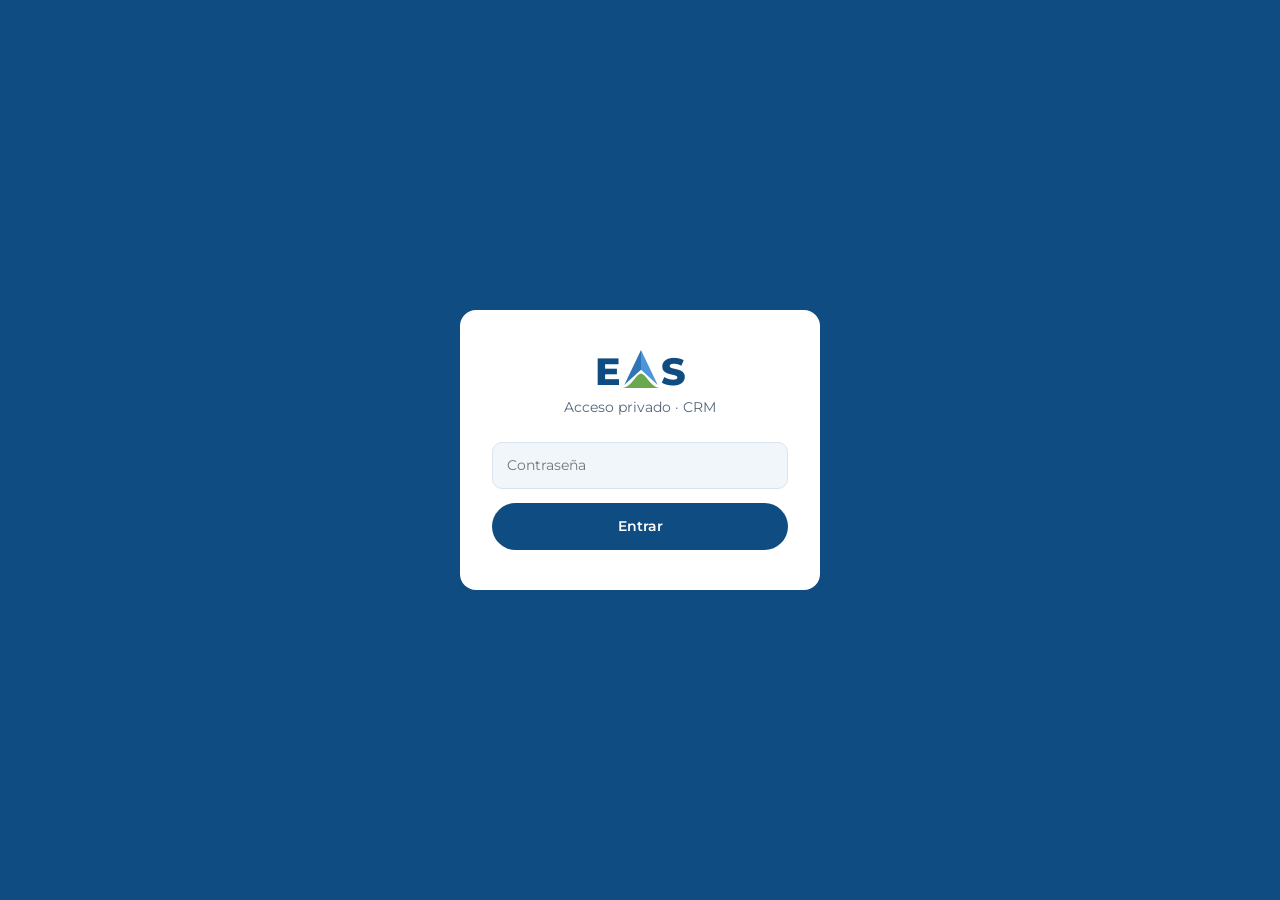
<file: crm.html>
<!doctype html>
<html lang="es">
<head>
<meta charset="utf-8">
<meta name="viewport" content="width=device-width, initial-scale=1">
<meta name="robots" content="noindex, nofollow">
<title>EAS · CRM</title>
<link rel="icon" href="assets/favicon.svg" type="image/svg+xml">
<link rel="preconnect" href="https://fonts.googleapis.com">
<link rel="preconnect" href="https://fonts.gstatic.com" crossorigin>
<link href="https://fonts.googleapis.com/css2?family=Montserrat:wght@400;500;600;700;800&display=swap" rel="stylesheet">
<style>
:root{--sierra:#0F4C81;--sierra-d:#0A365D;--cielo:#3B82C4;--verde:#6AA84F;--nieve:#F1F6FA;--texto:#1E2B38;--suave:#55677A;--linea:#D9E4EE;--rojo:#C0392B;--ambar:#C98F00}
*{box-sizing:border-box;margin:0;padding:0}
body{font-family:"Montserrat",system-ui,sans-serif;background:var(--nieve);color:var(--texto);font-size:14px;line-height:1.5}
button,input,select,textarea{font:inherit}
.hidden{display:none!important}

/* login */
#login{position:fixed;inset:0;background:var(--sierra);display:flex;align-items:center;justify-content:center;padding:20px}
.login-box{background:#fff;border-radius:16px;padding:40px 32px;width:100%;max-width:360px;text-align:center}
.logo{display:flex;justify-content:center;align-items:flex-end;gap:1px;font-weight:800;color:var(--sierra);font-size:2.4rem;line-height:1;margin-bottom:6px}
.logo svg{width:38px;height:38px;margin-bottom:3px}
.login-box p{color:var(--suave);font-size:.85rem;margin-bottom:24px}
.inp{width:100%;padding:12px 14px;border:1.5px solid var(--linea);border-radius:10px;background:var(--nieve);outline:none}
.inp:focus{border-color:var(--cielo);background:#fff}
.btn{display:inline-block;background:var(--sierra);color:#fff;border:0;border-radius:999px;padding:10px 20px;font-weight:600;cursor:pointer}
.btn:hover{background:var(--sierra-d)}
.btn:disabled{opacity:.6;cursor:default}
.btn-ghost{background:#fff;color:var(--sierra);border:1.5px solid var(--linea)}
.btn-ghost:hover{background:#fff;border-color:var(--sierra)}
.btn-full{width:100%;margin-top:14px;padding:13px}
.err{color:var(--rojo);font-size:.8rem;margin-top:10px}

/* app */
header{background:#fff;border-bottom:1px solid var(--linea);position:sticky;top:0;z-index:10}
.bar{max-width:1200px;margin:0 auto;padding:12px 20px;display:flex;align-items:center;gap:16px;flex-wrap:wrap}
.bar .logo{font-size:1.6rem;margin:0}
.bar .logo svg{width:25px;height:25px;margin-bottom:2px}
.bar .tag{color:var(--suave);font-size:.8rem;font-weight:600;text-transform:uppercase;letter-spacing:.12em}
.tabs{display:flex;gap:4px;margin-left:auto}
.tab{background:none;border:0;padding:8px 14px;border-radius:999px;color:var(--suave);font-weight:600;cursor:pointer}
.tab.on{background:var(--nieve);color:var(--sierra)}
main{max-width:1200px;margin:0 auto;padding:24px 20px 60px}
.head{display:flex;justify-content:space-between;align-items:center;gap:12px;flex-wrap:wrap;margin-bottom:20px}
h1{color:var(--sierra);font-size:1.5rem}
.sub{color:var(--suave);font-size:.85rem}
.actions{display:flex;gap:8px;flex-wrap:wrap}

.kpis{display:grid;grid-template-columns:repeat(4,1fr);gap:12px;margin-bottom:20px}
.kpi{background:#fff;border:1px solid var(--linea);border-radius:14px;padding:16px 18px}
.kpi b{display:block;font-size:2rem;color:var(--sierra);line-height:1.1}
.kpi span{font-size:.75rem;color:var(--suave);text-transform:uppercase;letter-spacing:.1em;font-weight:600}

.filters{display:flex;gap:8px;flex-wrap:wrap;align-items:center;margin-bottom:14px}
.chip{background:#fff;border:1.5px solid var(--linea);border-radius:999px;padding:6px 14px;font-size:.8rem;color:var(--suave);cursor:pointer;font-weight:600}
.chip.on{background:var(--sierra);border-color:var(--sierra);color:#fff}
.search{margin-left:auto;width:260px;padding:8px 14px;border:1.5px solid var(--linea);border-radius:999px;outline:none;background:#fff}
.search:focus{border-color:var(--cielo)}

.list{background:#fff;border:1px solid var(--linea);border-radius:14px;overflow:hidden}
.row{display:grid;grid-template-columns:90px 1.4fr 1.2fr 1fr 150px 24px;gap:12px;align-items:center;padding:14px 18px;border-bottom:1px solid #EEF3F8;cursor:pointer}
.row:hover{background:#FAFCFE}
.row.th{cursor:default;background:#F7FAFC;font-size:.7rem;text-transform:uppercase;letter-spacing:.1em;color:var(--suave);font-weight:700}
.row.th:hover{background:#F7FAFC}
.muted{color:var(--suave);font-size:.8rem}
.name{font-weight:600;color:var(--sierra)}
.arrow{color:var(--suave);transition:transform .15s}
.open .arrow{transform:rotate(90deg)}
.detail{display:none;padding:4px 18px 20px;border-bottom:1px solid #EEF3F8;background:#FAFCFE}
.open + .detail{display:block}
.dgrid{display:grid;grid-template-columns:repeat(3,1fr);gap:10px 20px;margin:8px 0 16px}
.dgrid dt{font-size:.7rem;text-transform:uppercase;letter-spacing:.1em;color:var(--verde);font-weight:700}
.dgrid dd{word-break:break-word}
.dgrid a{color:var(--cielo)}
.block{margin-bottom:12px}
.block h4{font-size:.7rem;text-transform:uppercase;letter-spacing:.1em;color:var(--verde);margin-bottom:4px}
.block p{white-space:pre-wrap;background:#fff;border:1px solid var(--linea);border-radius:10px;padding:10px 12px}
textarea.note{width:100%;min-height:70px;padding:10px 12px;border:1.5px solid var(--linea);border-radius:10px;outline:none;resize:vertical}
textarea.note:focus{border-color:var(--cielo)}
.saved{font-size:.75rem;color:var(--verde);margin-left:8px}

select.estado{border:1.5px solid var(--linea);border-radius:999px;padding:5px 10px;font-size:.8rem;font-weight:600;cursor:pointer;background:#fff;outline:none;max-width:100%}
.e-nueva{color:var(--cielo)}.e-contactada{color:var(--ambar)}.e-conversacion{color:#7A5BC4}.e-admitida{color:var(--verde)}.e-descartada{color:#8A97A5}
.empty{padding:40px;text-align:center;color:var(--suave)}

.stats{display:grid;grid-template-columns:repeat(3,1fr);gap:14px}
.card{background:#fff;border:1px solid var(--linea);border-radius:14px;padding:18px}
.card h3{font-size:.8rem;text-transform:uppercase;letter-spacing:.1em;color:var(--sierra);margin-bottom:14px}
.barl{display:flex;justify-content:space-between;font-size:.85rem;margin-bottom:4px}
.track{height:8px;background:#EAF1F7;border-radius:4px;margin-bottom:12px}
.fill{height:100%;border-radius:4px;background:var(--cielo)}

@media (max-width:900px){
  .kpis{grid-template-columns:repeat(2,1fr)}
  .stats{grid-template-columns:1fr}
  .row{grid-template-columns:1fr 140px 20px}
  .row .c-fecha,.row .c-emp,.row .c-mun{display:none}
  .row.th{display:none}
  .dgrid{grid-template-columns:1fr 1fr}
  .search{width:100%;margin-left:0}
  .tabs{margin-left:0;width:100%}
}
</style>
</head>
<body>

<svg width="0" height="0" style="position:absolute" aria-hidden="true">
  <symbol id="a-montana" viewBox="0 0 100 100">
    <polygon points="50,0 50,52 6,92" fill="#2F74B5"/>
    <polygon points="50,0 94,92 50,52" fill="#4D96DA"/>
    <path d="M2,100 C26,96 36,64 50,62 C64,64 74,96 98,100 Z" fill="#6AA84F"/>
  </symbol>
</svg>

<div id="login">
  <form class="login-box" method="post" action="#" onsubmit="login(event)">
    <div class="logo"><span>E</span><svg><use href="#a-montana"/></svg><span>S</span></div>
    <p>Acceso privado · CRM</p>
    <input type="text" name="username" autocomplete="username" value="EAS CRM" readonly tabindex="-1" aria-hidden="true" style="position:absolute;left:-9999px;width:1px;height:1px;opacity:0">
    <input class="inp" id="pwd" name="password" type="password" placeholder="Contraseña" autocomplete="current-password" required>
    <button class="btn btn-full" id="login-btn" type="submit">Entrar</button>
    <div class="err hidden" id="login-err"></div>
  </form>
</div>

<div id="app" class="hidden">
  <header>
    <div class="bar">
      <div class="logo"><span>E</span><svg><use href="#a-montana"/></svg><span>S</span></div>
      <span class="tag">CRM</span>
      <nav class="tabs">
        <button class="tab on" data-v="sol" onclick="vista('sol')">Solicitudes</button>
        <button class="tab" data-v="stats" onclick="vista('stats')">Estadísticas</button>
        <button class="tab" onclick="logout()">Salir</button>
      </nav>
    </div>
  </header>

  <main>
    <section id="v-sol">
      <div class="head">
        <div><h1>Solicitudes</h1><div class="sub">Personas que han pedido información desde la landing</div></div>
        <div class="actions">
          <button class="btn btn-ghost" onclick="exportCSV()">Exportar CSV</button>
          <button class="btn sync-btn" onclick="sync()">↻ Actualizar</button>
        </div>
      </div>

      <div class="kpis">
        <div class="kpi"><b id="k-total">0</b><span>Solicitudes</span></div>
        <div class="kpi"><b id="k-nuevas">0</b><span>Sin contactar</span></div>
        <div class="kpi"><b id="k-conv">0</b><span>En conversación</span></div>
        <div class="kpi"><b id="k-adm">0</b><span>Admitidas</span></div>
      </div>

      <div class="filters" id="filters"></div>

      <div class="list" id="list"></div>
    </section>

    <section id="v-stats" class="hidden">
      <div class="head"><div><h1>Estadísticas</h1><div class="sub">De dónde vienen y en qué punto están</div></div></div>
      <div class="stats">
        <div class="card"><h3>Por estado</h3><div id="s-estado"></div></div>
        <div class="card"><h3>Por municipio</h3><div id="s-mun"></div></div>
        <div class="card"><h3>Relación con la Sierra</h3><div id="s-rel"></div></div>
      </div>
    </section>
  </main>
</div>

<script>
// ── CONFIG ──────────────────────────────────────────────────
// Pega aquí la URL /exec de tu Apps Script. Puede ser pública: sin la clave no da datos.
// La contraseña NO va aquí: se guarda en Apps Script (Propiedades del script → CRM_KEY).
const ENDPOINT = 'https://script.google.com/macros/s/AKfycbww--Q5-2uKLSTmcjGOKZyRw3PqHi6qiwQ80PPb6VJ0bi_FBDwVWFBdVtl8_pMWIgP3TA/exec';

const ESTADOS = [['nueva','Nueva'],['contactada','Contactada'],['conversacion','Conversación'],['admitida','Admitida'],['descartada','Descartada']];
const ETXT = Object.fromEntries(ESTADOS);

let key = '', data = [], filtro = 'todas', busca = '', abiertos = new Set(), timer = null, syncing = false;

function esc(v){return String(v==null?'':v).replace(/&/g,'&amp;').replace(/</g,'&lt;').replace(/>/g,'&gt;').replace(/"/g,'&quot;').replace(/'/g,'&#39;');}

async function api(action, extra){
  const r = await fetch(ENDPOINT, {method:'POST', body: JSON.stringify(Object.assign({action, key}, extra||{}))});
  return r.json();
}

// ── LOGIN ───────────────────────────────────────────────────
async function login(e){
  e.preventDefault();
  const err = document.getElementById('login-err'), btn = document.getElementById('login-btn');
  err.classList.add('hidden');
  if(ENDPOINT.indexOf('PEGAR_') === 0){ err.textContent = 'Falta pegar la URL del Apps Script en crm.html (ENDPOINT).'; err.classList.remove('hidden'); return; }
  key = document.getElementById('pwd').value;
  btn.disabled = true;
  try {
    const r = await api('login');
    if(!r.ok) throw 0;
    try{ sessionStorage.setItem('eas_key', key); }catch(_){}
    entrar();
  } catch(_){
    key = '';
    err.textContent = 'Contraseña incorrecta (o demasiados intentos: espera 15 min).';
    err.classList.remove('hidden');
  } finally { btn.disabled = false; }
}

function entrar(){
  document.getElementById('login').classList.add('hidden');
  document.getElementById('app').classList.remove('hidden');
  render(); sync();
  clearInterval(timer); timer = setInterval(sync, 5*60*1000);
}

function logout(){ try{ sessionStorage.removeItem('eas_key'); }catch(_){} location.reload(); }

(async function(){
  let k=''; try{ k = sessionStorage.getItem('eas_key')||''; }catch(_){}
  if(!k || ENDPOINT.indexOf('PEGAR_')===0) return;
  key = k;
  try{ const r = await api('login'); if(r.ok) entrar(); else { key=''; sessionStorage.removeItem('eas_key'); } }catch(_){ key=''; }
})();

// ── DATOS ───────────────────────────────────────────────────
async function sync(){
  if(syncing || !key) return;
  syncing = true;
  const b = document.querySelector('.sync-btn'); b.disabled = true; b.textContent = '↻ Cargando...';
  try {
    const r = await api('solicitudes');
    if(r.error === 'unauthorized'){ logout(); return; }
    if(r.ok){ data = r.solicitudes; render(); }
  } catch(e){ alert('No se pudo conectar con Google Sheets: ' + e.message); }
  finally { b.disabled = false; b.textContent = '↻ Actualizar'; syncing = false; }
}

async function setEstado(id, val, sel){
  const x = data.find(d=>d.id===id); if(!x) return;
  x.estado = val; sel.className = 'estado e-'+val; kpis(); filtros();
  try{ const r = await api('actualizar_estado',{id, estado: val}); if(!r.ok) throw 0; }
  catch(_){ alert('No se pudo guardar el estado'); }
}

async function setNota(id, val, el){
  const x = data.find(d=>d.id===id); if(!x || x.nota === val) return;
  x.nota = val;
  try{
    const r = await api('actualizar_nota',{id, nota: val}); if(!r.ok) throw 0;
    const s = el.parentElement.querySelector('.saved'); if(s){ s.textContent='Guardado'; setTimeout(()=>s.textContent='',2000); }
  } catch(_){ alert('No se pudo guardar la nota'); }
}

// ── RENDER ──────────────────────────────────────────────────
function render(){ kpis(); filtros(); lista(); }

function kpis(){
  document.getElementById('k-total').textContent = data.length;
  document.getElementById('k-nuevas').textContent = data.filter(d=>d.estado==='nueva').length;
  document.getElementById('k-conv').textContent = data.filter(d=>d.estado==='contactada'||d.estado==='conversacion').length;
  document.getElementById('k-adm').textContent = data.filter(d=>d.estado==='admitida').length;
}

function filtros(){
  const n = e => data.filter(d=>d.estado===e).length;
  document.getElementById('filters').innerHTML =
    `<button class="chip ${filtro==='todas'?'on':''}" onclick="setFiltro('todas')">Todas (${data.length})</button>` +
    ESTADOS.map(([v,t])=>`<button class="chip ${filtro===v?'on':''}" onclick="setFiltro('${v}')">${t} (${n(v)})</button>`).join('') +
    `<input class="search" placeholder="Buscar nombre, empresa, municipio..." value="${esc(busca)}" oninput="setBusca(this.value)">`;
}
function setFiltro(f){ filtro=f; filtros(); lista(); }
function setBusca(q){ busca=q; lista(); }

function lista(){
  const q = busca.toLowerCase().trim();
  const rows = data.filter(d => (filtro==='todas'||d.estado===filtro) &&
    (!q || [d.nombre,d.email,d.empresa,d.municipio,d.cargo,d.invita].join(' ').toLowerCase().includes(q)));
  const el = document.getElementById('list');
  if(!rows.length){
    el.innerHTML = `<div class="empty">${data.length ? 'No hay solicitudes con este filtro.' : 'Todavía no hay solicitudes.'}</div>`;
    return;
  }
  el.innerHTML = `<div class="row th"><div>Fecha</div><div>Persona</div><div>Empresa</div><div>Municipio</div><div>Estado</div><div></div></div>` +
    rows.map(d => `
    <div class="row ${abiertos.has(d.id)?'open':''}" onclick="toggle(${d.id},this,event)">
      <div class="c-fecha muted">${esc(d.fecha)}</div>
      <div><div class="name">${esc(d.nombre)}</div><div class="muted">${esc(d.cargo)}</div></div>
      <div class="c-emp">${esc(d.empresa)}</div>
      <div class="c-mun">${esc(d.municipio)}</div>
      <div><select class="estado e-${esc(d.estado)}" onchange="setEstado(${d.id},this.value,this)">
        ${ESTADOS.map(([v,t])=>`<option value="${v}" ${d.estado===v?'selected':''}>${t}</option>`).join('')}
      </select></div>
      <div class="arrow">›</div>
    </div>
    <div class="detail">
      <dl class="dgrid">
        <div><dt>Email</dt><dd><a href="mailto:${encodeURIComponent(d.email)}">${esc(d.email)}</a></dd></div>
        <div><dt>Teléfono</dt><dd><a href="tel:${esc(d.telefono.replace(/[^\d+]/g,''))}">${esc(d.telefono)}</a></dd></div>
        <div><dt>Relación con la Sierra</dt><dd>${esc(d.relacion)||'—'}</dd></div>
        <div><dt>Quién le habló de EAS</dt><dd>${esc(d.invita)||'—'}</dd></div>
        <div><dt>Fecha</dt><dd>${esc(d.fecha)}</dd></div>
      </dl>
      <div class="block"><h4>Reto empresarial</h4><p>${esc(d.reto)||'—'}</p></div>
      <div class="block"><h4>Qué busca en EAS</h4><p>${esc(d.motivacion)||'—'}</p></div>
      <div class="block"><h4>Notas <span class="saved"></span></h4>
        <textarea class="note" placeholder="Notas internas (se guardan al salir del campo)" onblur="setNota(${d.id},this.value,this)">${esc(d.nota)}</textarea>
      </div>
    </div>`).join('');
}

function toggle(id, row, e){
  if(e.target.closest('select')) return;
  row.classList.toggle('open');
  row.classList.contains('open') ? abiertos.add(id) : abiertos.delete(id);
}

function vista(v){
  document.getElementById('v-sol').classList.toggle('hidden', v!=='sol');
  document.getElementById('v-stats').classList.toggle('hidden', v!=='stats');
  document.querySelectorAll('.tab[data-v]').forEach(t=>t.classList.toggle('on', t.dataset.v===v));
  if(v==='stats') stats();
}

function barras(el, mapa, etiquetas){
  const total = data.length;
  const items = Object.entries(mapa).sort((a,b)=>b[1]-a[1]);
  document.getElementById(el).innerHTML = items.length ? items.map(([k,n])=>{
    const p = total ? Math.round(n/total*100) : 0;
    return `<div class="barl"><span>${esc(etiquetas ? (etiquetas[k]||k) : (k||'Sin indicar'))}</span><b>${n}</b></div><div class="track"><div class="fill" style="width:${p}%"></div></div>`;
  }).join('') : '<div class="muted">Sin datos</div>';
}

function stats(){
  const cuenta = f => data.reduce((m,d)=>{ const k = f(d); m[k]=(m[k]||0)+1; return m; },{});
  barras('s-estado', cuenta(d=>d.estado), ETXT);
  barras('s-mun', cuenta(d=>(d.municipio||'').trim()));
  barras('s-rel', cuenta(d=>d.relacion));
}

function exportCSV(){
  const head = ['Fecha','Nombre','Email','Teléfono','Empresa','Cargo','Municipio','Relación Sierra','Quién le habló','Reto','Qué busca','Estado','Notas'];
  const cell = v => { let s = String(v==null?'':v); if(/^[=+\-@]/.test(s)) s="'"+s; return '"'+s.replace(/"/g,'""')+'"'; };
  const rows = [head].concat(data.map(d=>[d.fecha,d.nombre,d.email,d.telefono,d.empresa,d.cargo,d.municipio,d.relacion,d.invita,d.reto,d.motivacion,ETXT[d.estado]||d.estado,d.nota]));
  const a = document.createElement('a');
  a.href = 'data:text/csv;charset=utf-8,' + encodeURIComponent('﻿' + rows.map(r=>r.map(cell).join(',')).join('\n'));
  a.download = 'eas_solicitudes_' + new Date().toISOString().slice(0,10) + '.csv';
  a.click();
}
</script>
</body>
</html>
</file>
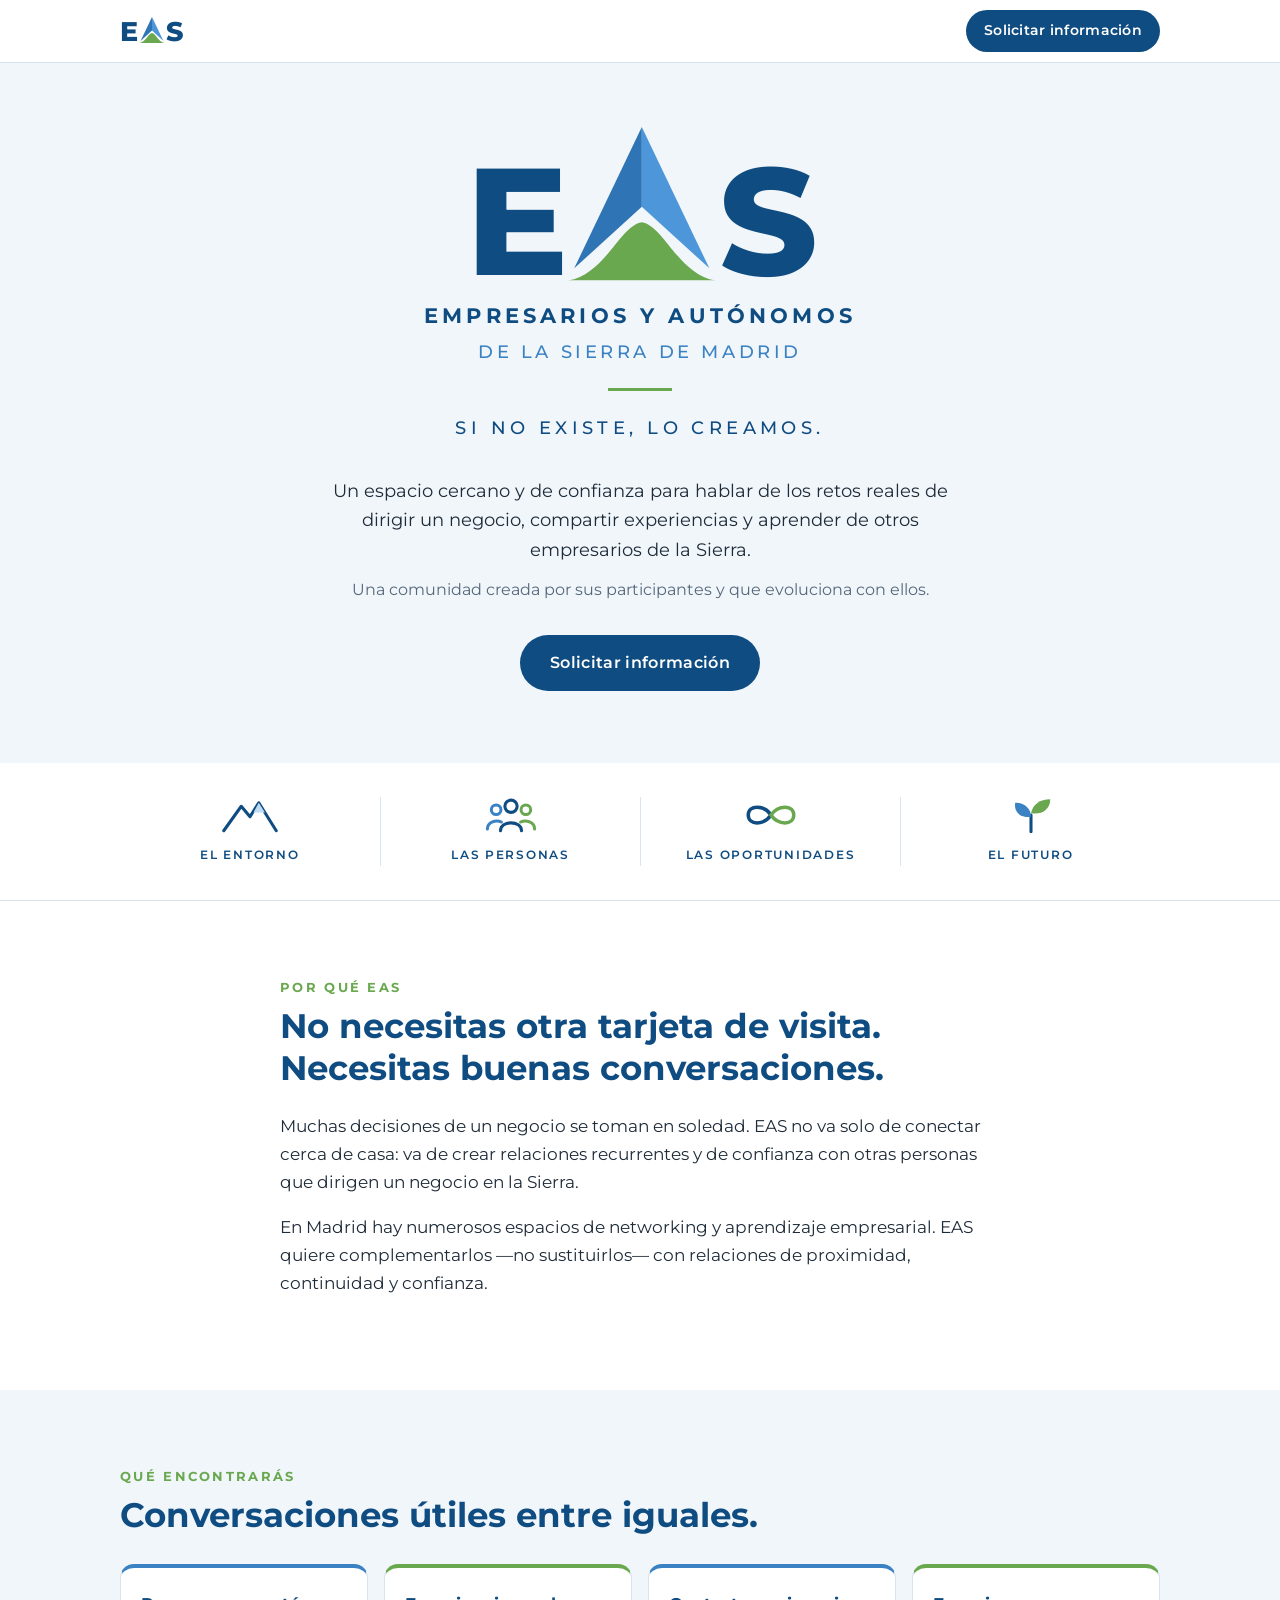
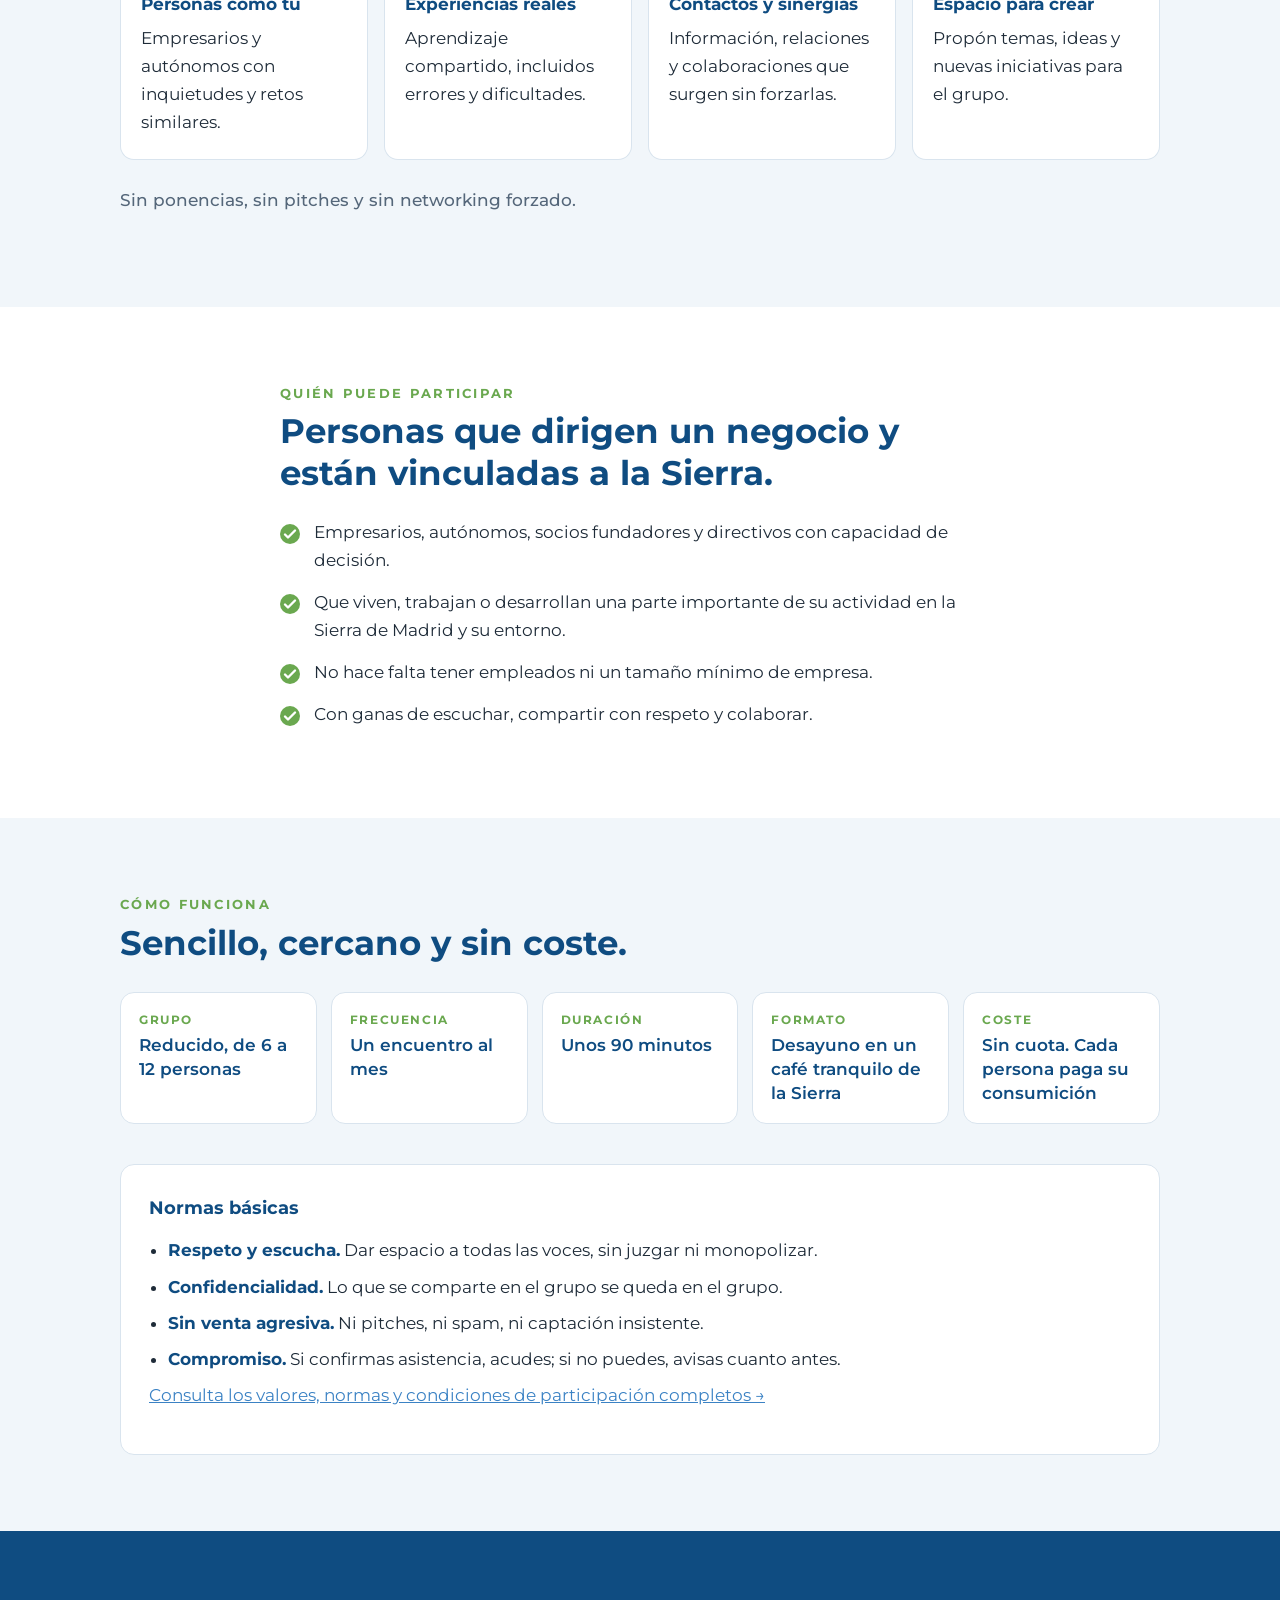
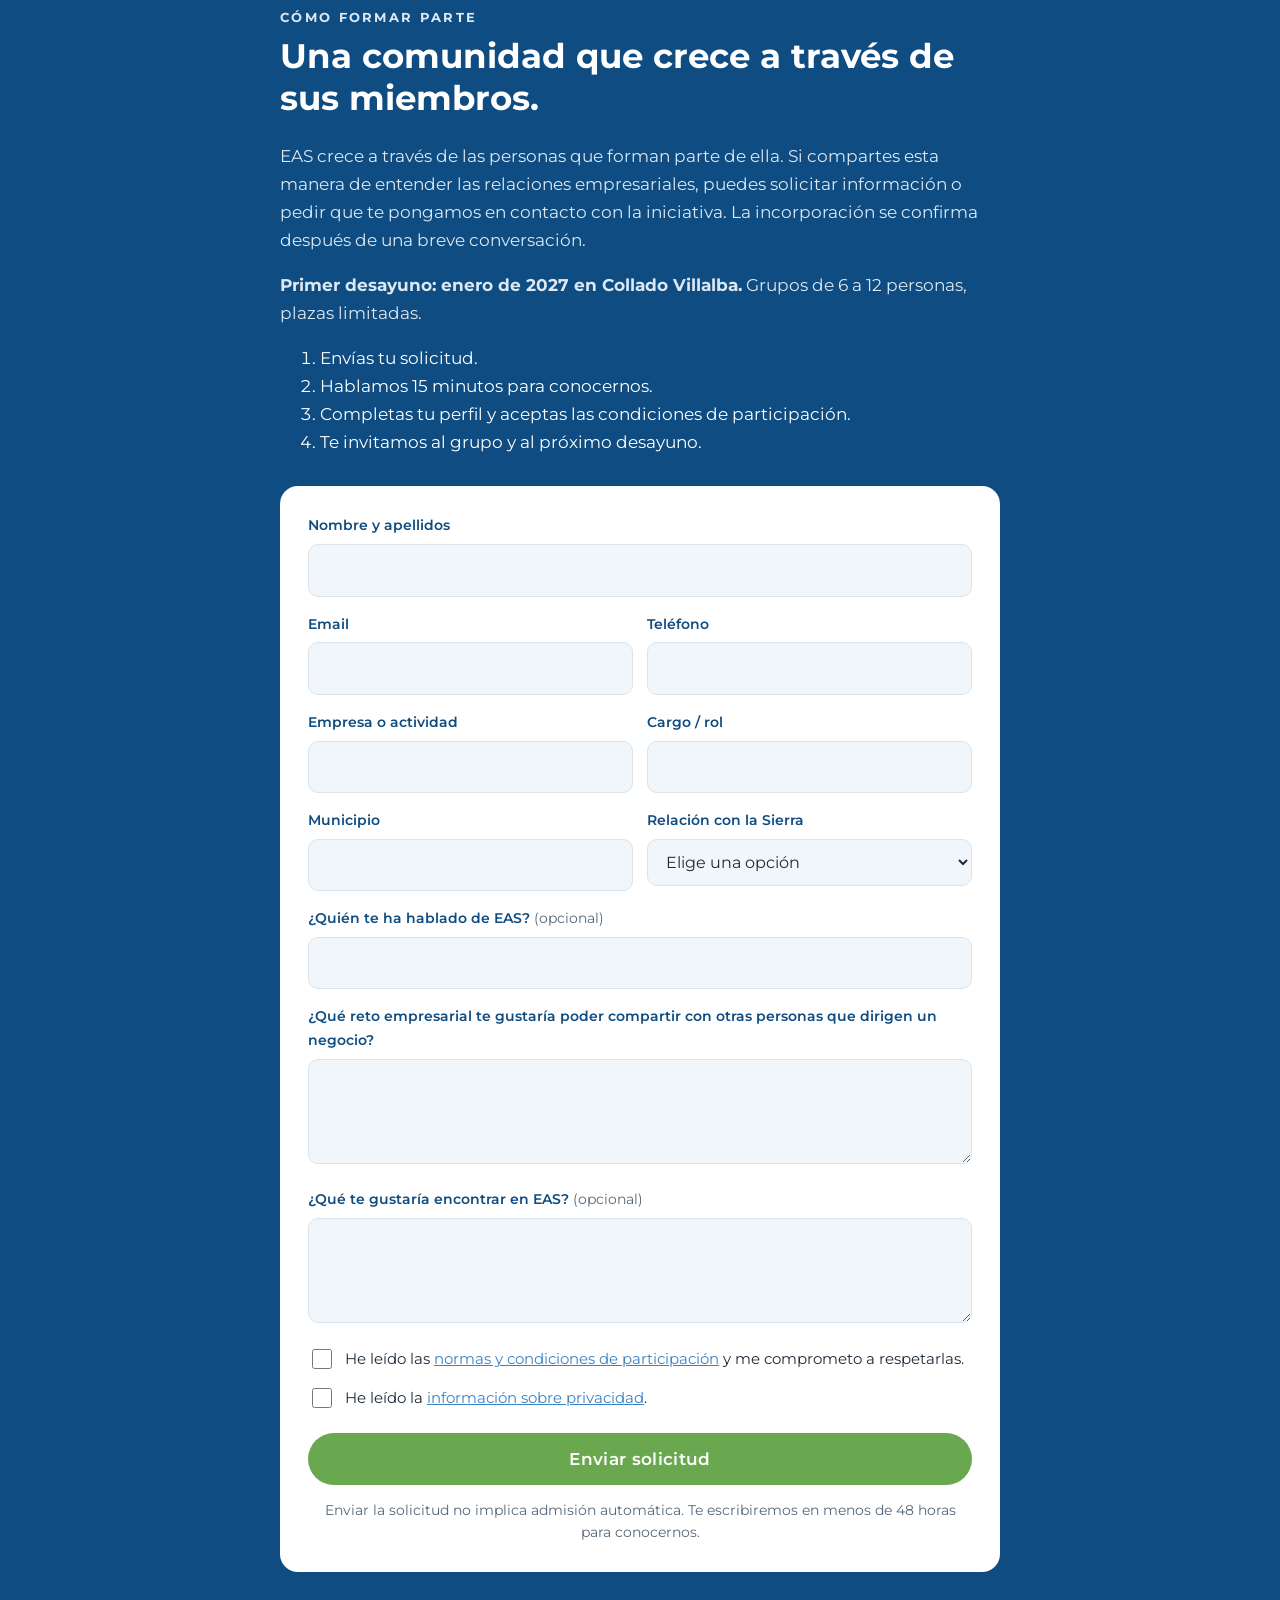
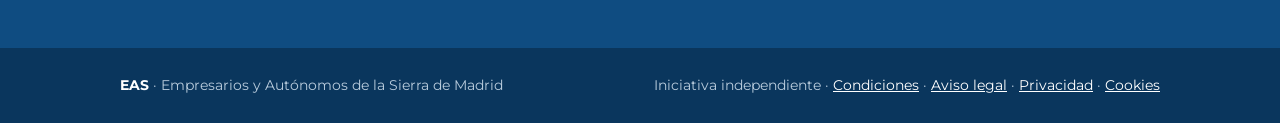
<file: invitacion.html>
<!doctype html>
<html lang="es">
<head>
<meta charset="utf-8">
<meta name="viewport" content="width=device-width, initial-scale=1">
<title>EAS · Empresarios y Autónomos de la Sierra de Madrid</title>
<meta name="robots" content="noindex, follow">
<link rel="canonical" href="https://eas.delens.es/">
<meta http-equiv="refresh" content="0; url=/?utm_source=invitacion&utm_campaign=diciembre">
<script>location.replace('/?utm_source=invitacion&utm_campaign=diciembre');</script>
</head>
<body>
<p><a href="/?utm_source=invitacion&utm_campaign=diciembre">Ir a EAS · Empresarios y Autónomos de la Sierra</a></p>
</body>
</html>
</file>
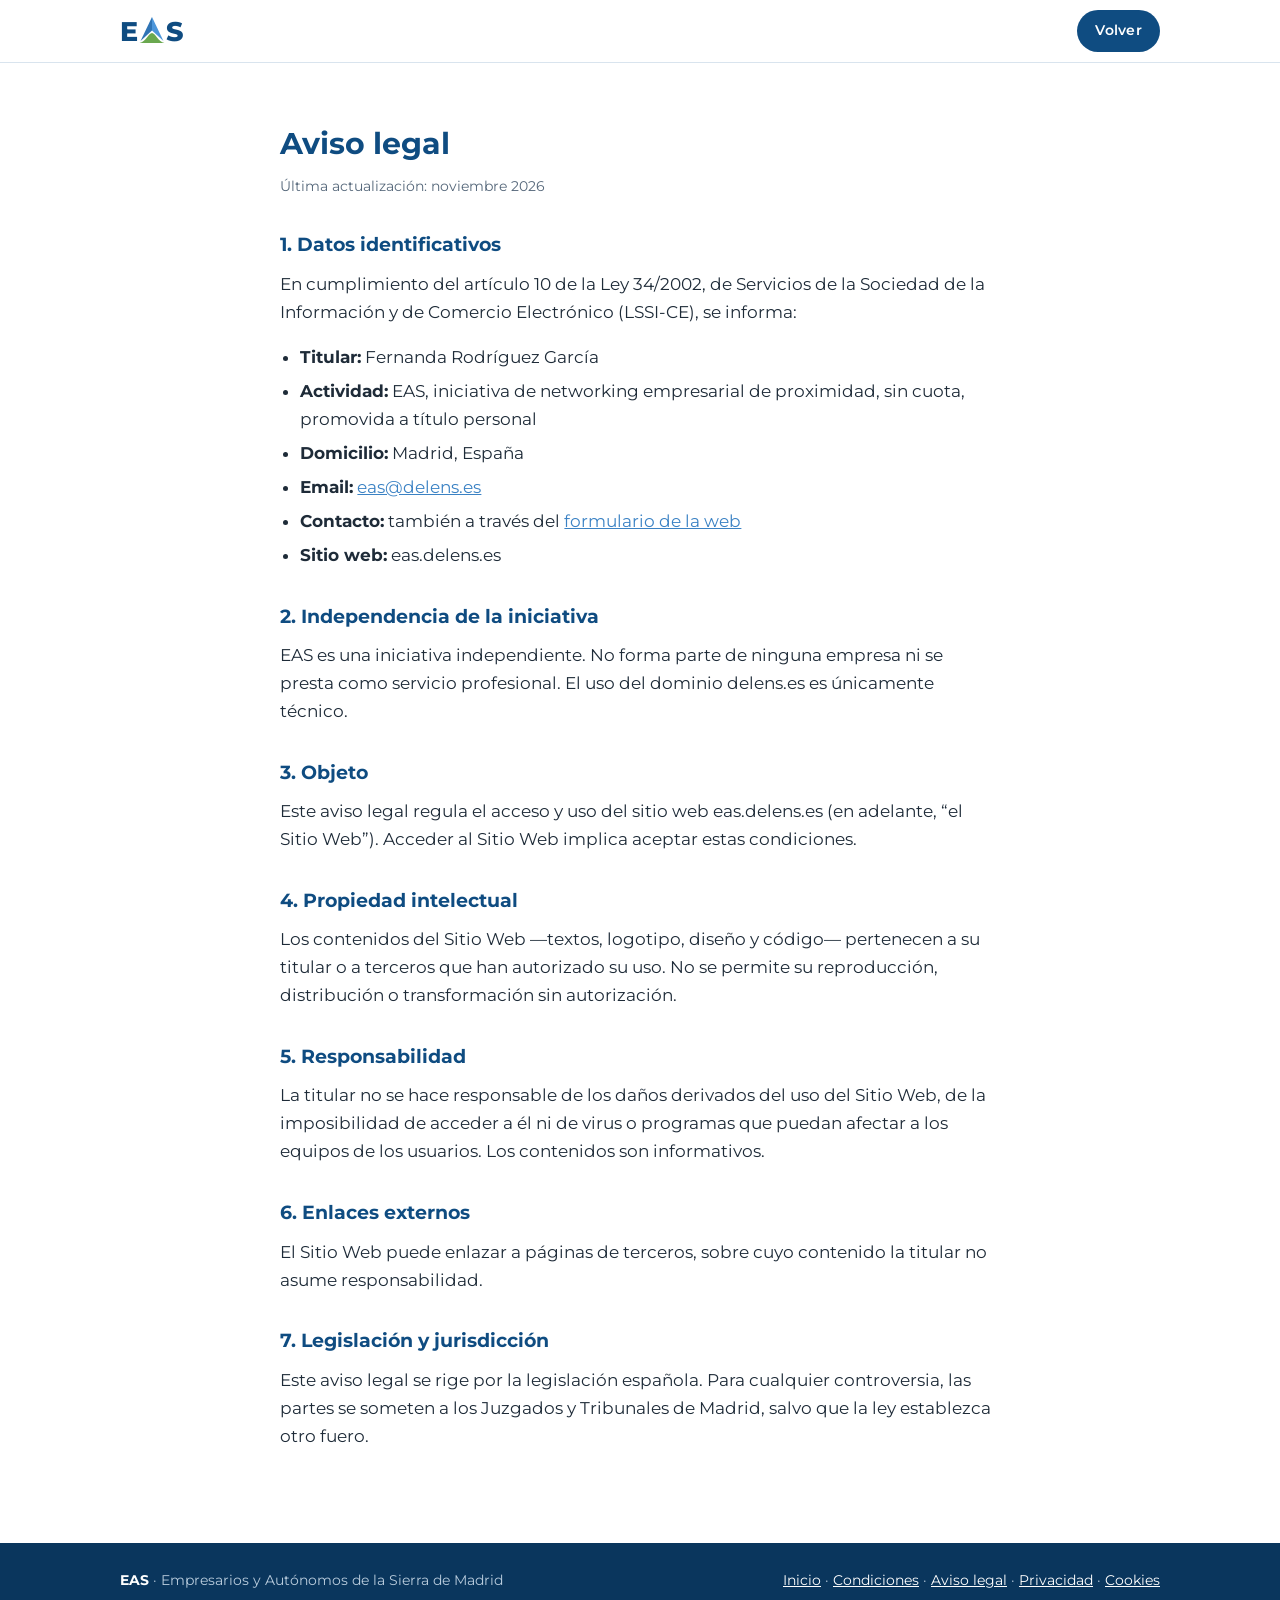
<file: legal.html>
<!doctype html>
<html lang="es">
<head>
  <meta charset="utf-8">
  <meta name="viewport" content="width=device-width, initial-scale=1">
  <title>Aviso legal · EAS Sierra de Madrid</title>
  <link rel="icon" href="assets/favicon.svg" type="image/svg+xml">
  <link rel="preconnect" href="https://fonts.googleapis.com">
  <link rel="preconnect" href="https://fonts.gstatic.com" crossorigin>
  <link href="https://fonts.googleapis.com/css2?family=Montserrat:wght@400;500;600;700;800&display=swap" rel="stylesheet">
  <link rel="stylesheet" href="styles.css">
</head>
<body>
<header class="topbar">
  <div class="wrap topbar-in">
    <a href="index.html" class="mini-logo" aria-label="EAS, volver al inicio">
      <span>E</span>
      <svg class="mini-a" viewBox="0 0 100 100" aria-hidden="true"><polygon points="50,0 50,52 6,92" fill="#2F74B5"/><polygon points="50,0 94,92 50,52" fill="#4D96DA"/><path d="M2,100 C26,96 36,64 50,62 C64,64 74,96 98,100 Z" fill="#6AA84F"/></svg>
      <span>S</span>
    </a>
    <a href="index.html" class="btn btn-sm">Volver</a>
  </div>
</header>

<main class="legal">
  <div class="wrap narrow">
    <h1>Aviso legal</h1>
    <p class="fecha">Última actualización: noviembre 2026</p>

    <h2>1. Datos identificativos</h2>
    <p>En cumplimiento del artículo 10 de la Ley 34/2002, de Servicios de la Sociedad de la Información y de Comercio Electrónico (LSSI-CE), se informa:</p>
    <ul>
      <li><strong>Titular:</strong> Fernanda Rodríguez García</li>
      <li><strong>Actividad:</strong> EAS, iniciativa de networking empresarial de proximidad, sin cuota, promovida a título personal</li>
      <li><strong>Domicilio:</strong> Madrid, España</li>
      <li><strong>Email:</strong> <span class="js-mail">&nbsp;</span></li>
      <li><strong>Contacto:</strong> también a través del <a href="index.html#participar">formulario de la web</a></li>
      <li><strong>Sitio web:</strong> eas.delens.es</li>
    </ul>

    <h2>2. Independencia de la iniciativa</h2>
    <p>EAS es una iniciativa independiente. No forma parte de ninguna empresa ni se presta como servicio profesional. El uso del dominio delens.es es únicamente técnico.</p>

    <h2>3. Objeto</h2>
    <p>Este aviso legal regula el acceso y uso del sitio web eas.delens.es (en adelante, “el Sitio Web”). Acceder al Sitio Web implica aceptar estas condiciones.</p>

    <h2>4. Propiedad intelectual</h2>
    <p>Los contenidos del Sitio Web —textos, logotipo, diseño y código— pertenecen a su titular o a terceros que han autorizado su uso. No se permite su reproducción, distribución o transformación sin autorización.</p>

    <h2>5. Responsabilidad</h2>
    <p>La titular no se hace responsable de los daños derivados del uso del Sitio Web, de la imposibilidad de acceder a él ni de virus o programas que puedan afectar a los equipos de los usuarios. Los contenidos son informativos.</p>

    <h2>6. Enlaces externos</h2>
    <p>El Sitio Web puede enlazar a páginas de terceros, sobre cuyo contenido la titular no asume responsabilidad.</p>

    <h2>7. Legislación y jurisdicción</h2>
    <p>Este aviso legal se rige por la legislación española. Para cualquier controversia, las partes se someten a los Juzgados y Tribunales de Madrid, salvo que la ley establezca otro fuero.</p>
  </div>
</main>

<footer class="footer">
  <div class="wrap footer-in">
    <p><strong>EAS</strong> · Empresarios y Autónomos de la Sierra de Madrid</p>
    <p><a href="index.html">Inicio</a> · <a href="condiciones.html">Condiciones</a> · <a href="legal.html">Aviso legal</a> · <a href="privacidad.html">Privacidad</a> · <a href="cookies.html">Cookies</a></p>
  </div>
</footer>
<script>
// El email se monta con JavaScript para que no los lean los bots que rastrean la web
(function(){
  var u = ['e','a','s'], d = ['d','e','l','e','n','s','.','e','s'];
  var mail = u.join('') + '@' + d.join('');
  document.querySelectorAll('.js-mail').forEach(function(el){
    var a = document.createElement('a'); a.href = 'mailto:' + mail; a.textContent = mail;
    el.textContent = ''; el.appendChild(a);
  });
})();
</script>
</body>
</html>
</file>
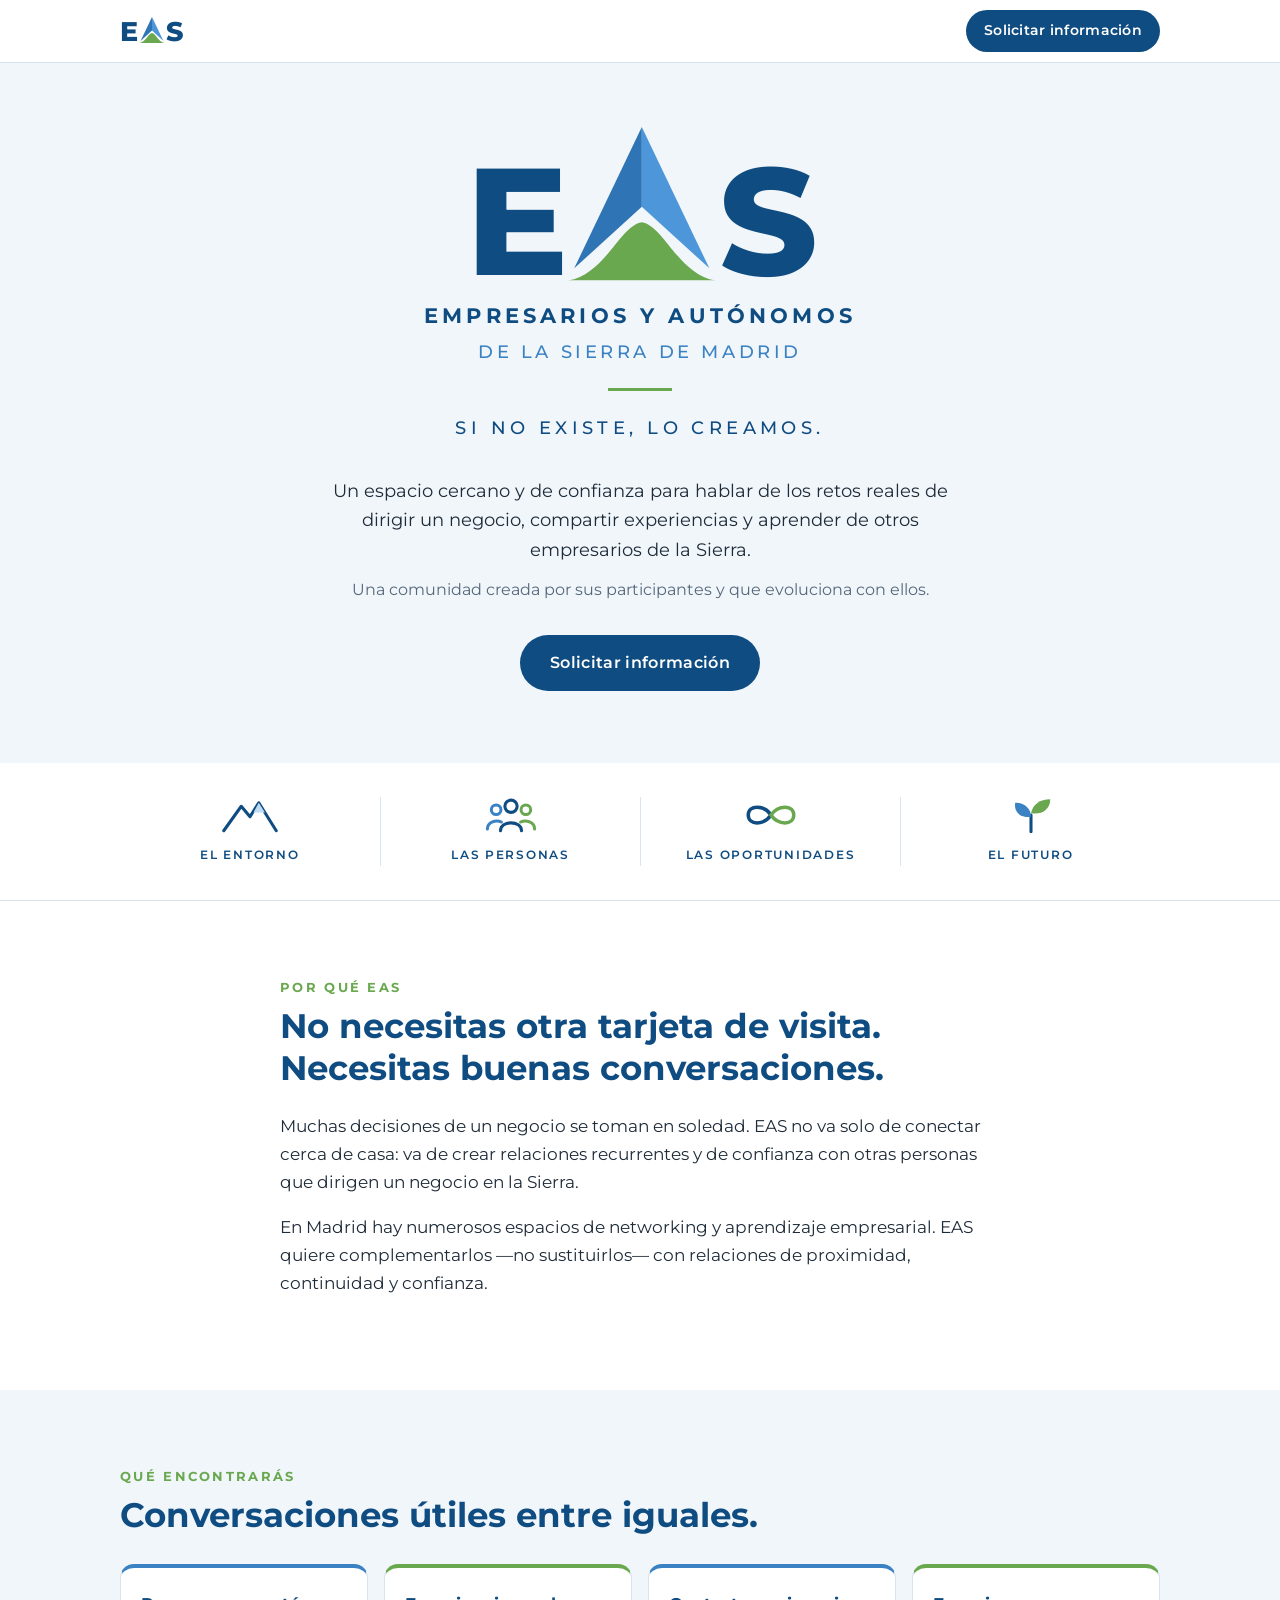
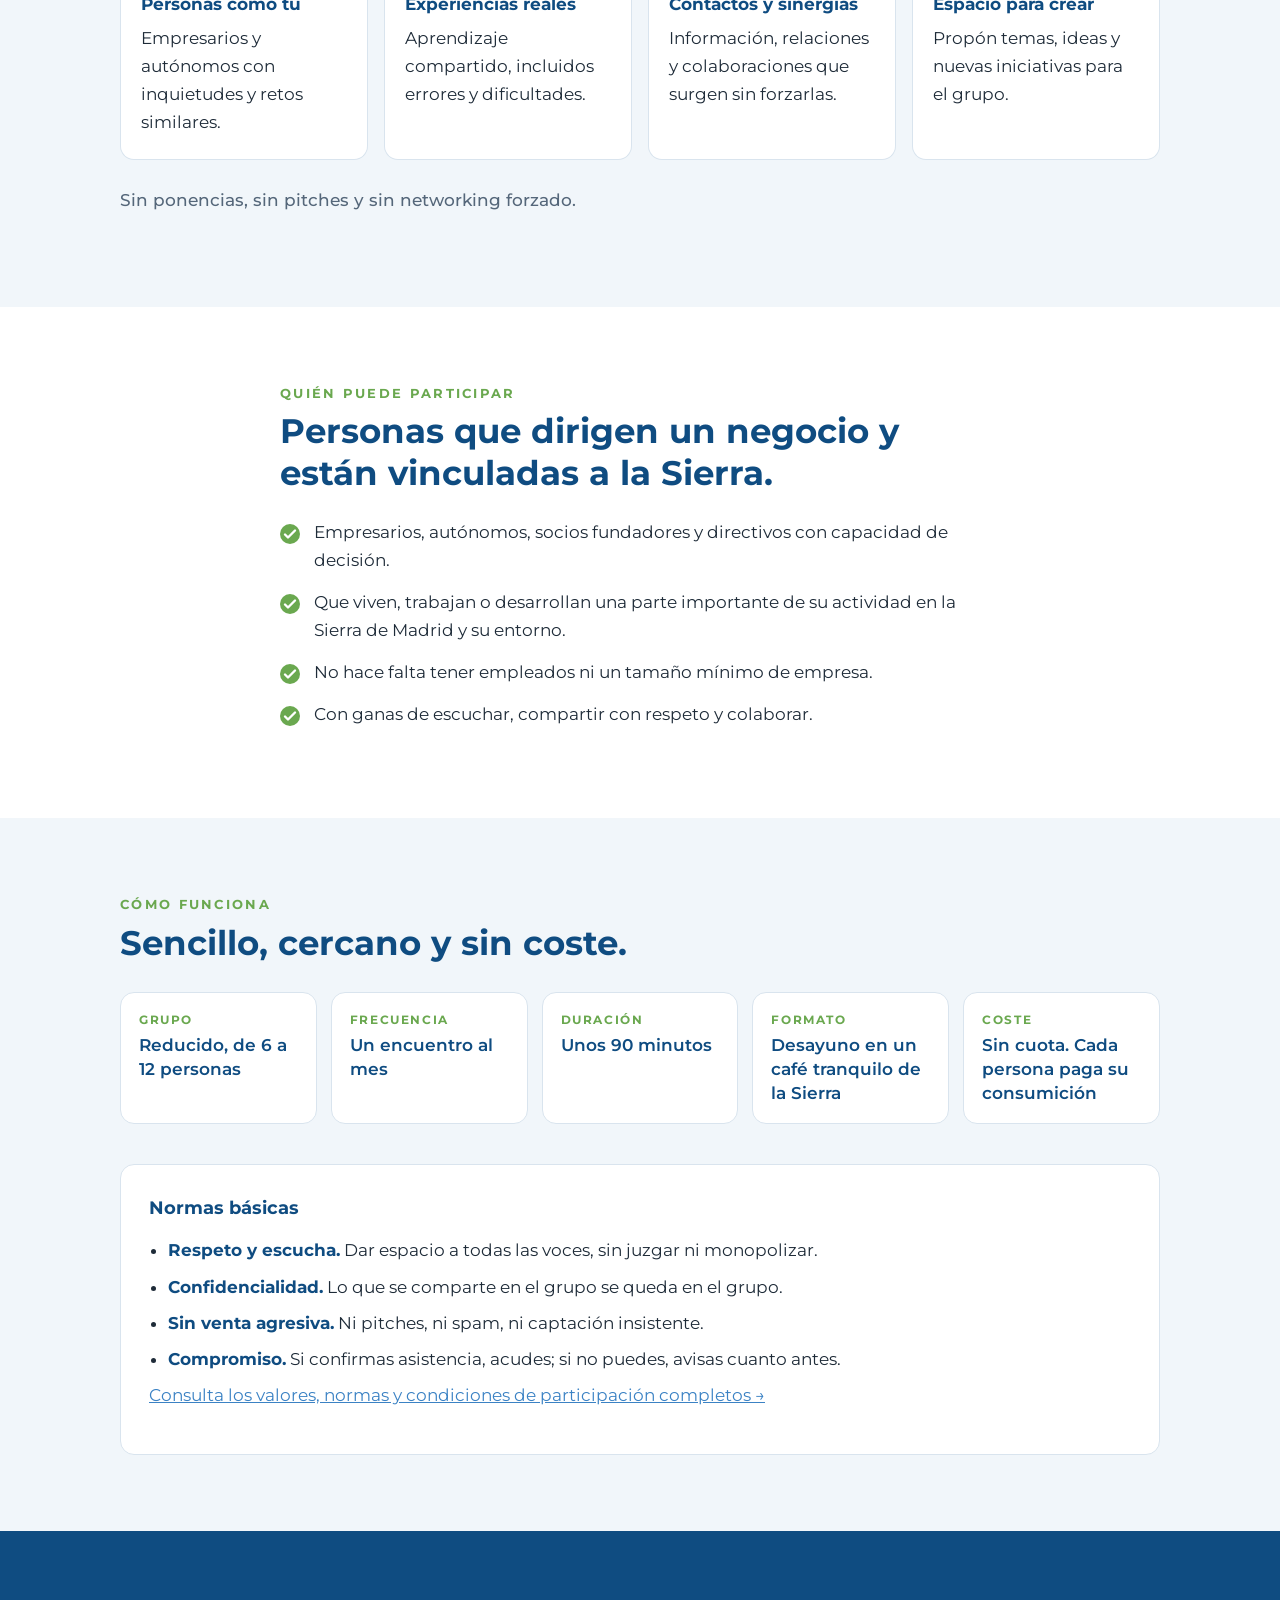
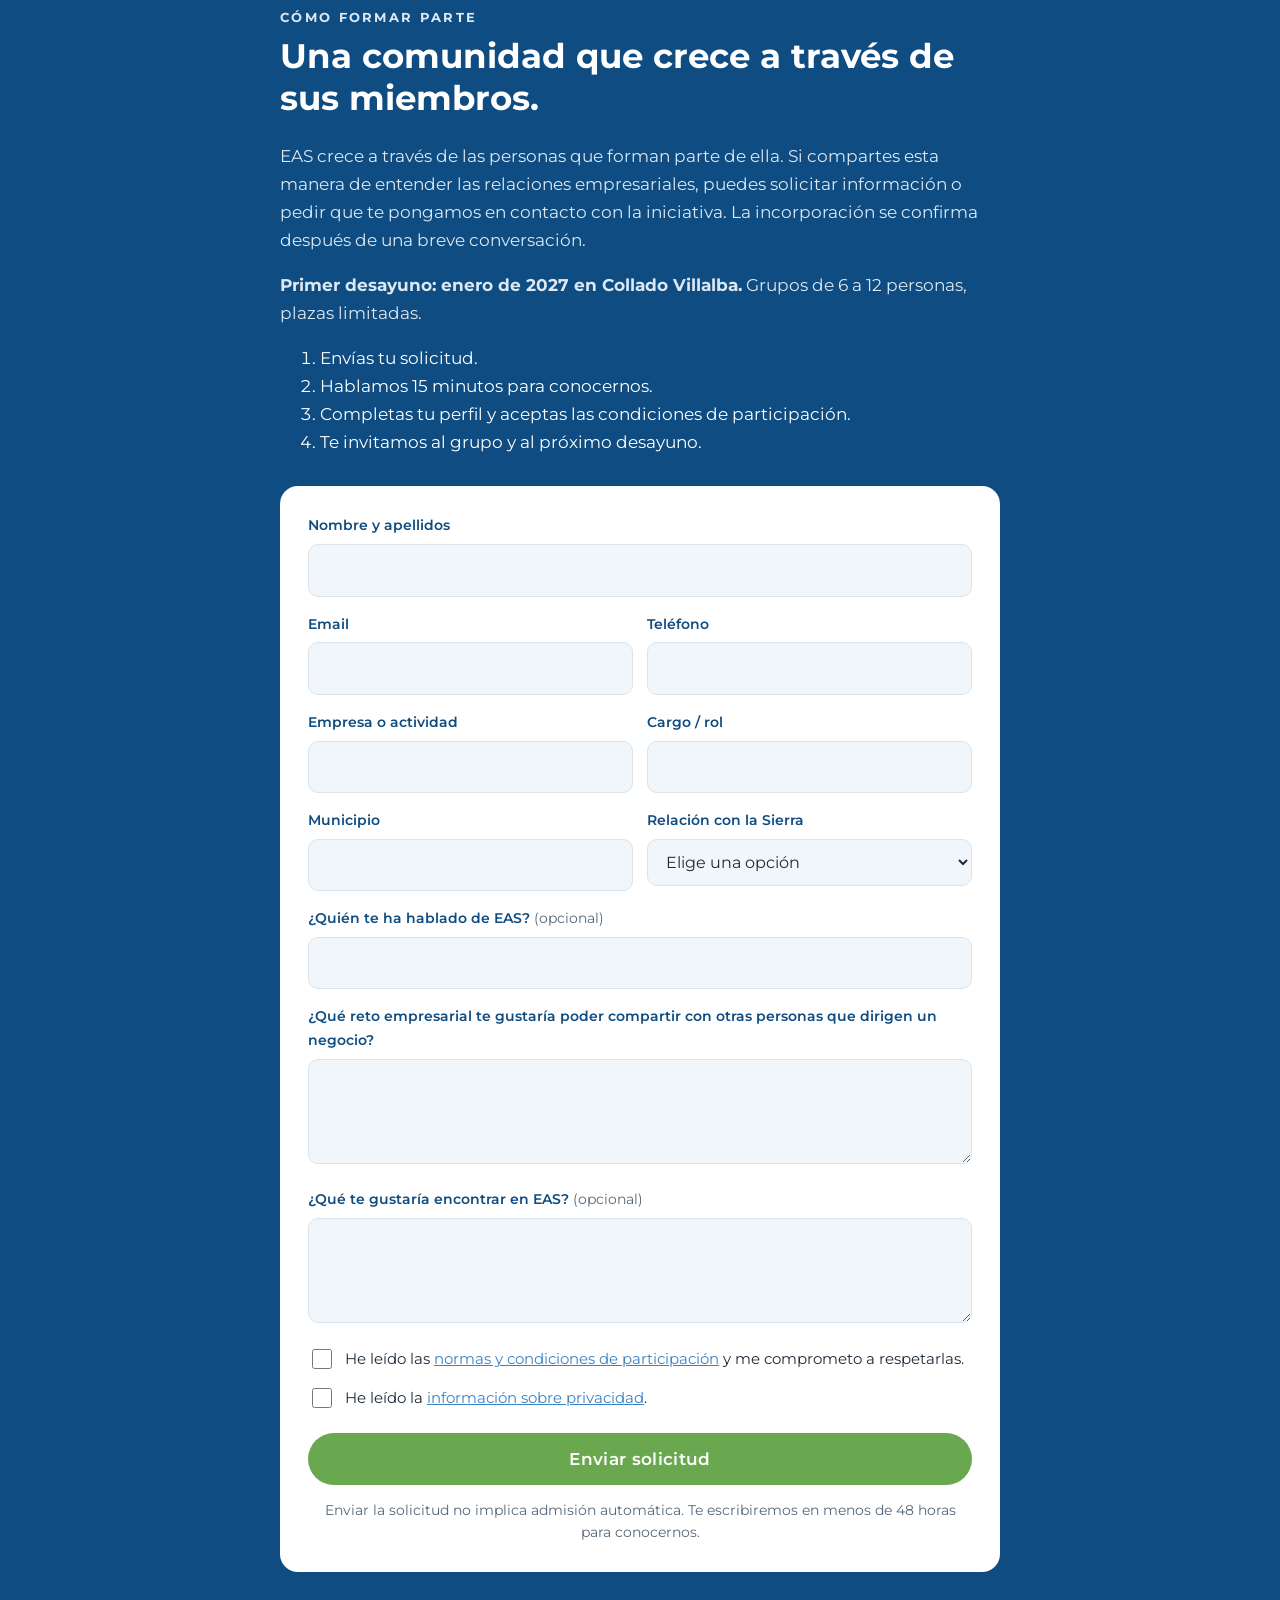
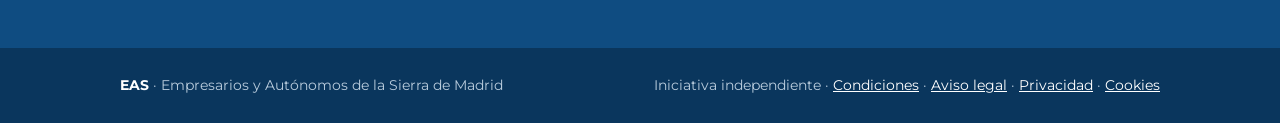
<file: linkedin.html>
<!doctype html>
<html lang="es">
<head>
<meta charset="utf-8">
<meta name="viewport" content="width=device-width, initial-scale=1">
<title>EAS · Empresarios y Autónomos de la Sierra de Madrid</title>
<meta name="robots" content="noindex, follow">
<link rel="canonical" href="https://eas.delens.es/">
<meta http-equiv="refresh" content="0; url=/?utm_source=linkedin&utm_campaign=eas">
<script>location.replace('/?utm_source=linkedin&utm_campaign=eas');</script>
</head>
<body>
<p><a href="/?utm_source=linkedin&utm_campaign=eas">Ir a EAS · Empresarios y Autónomos de la Sierra</a></p>
</body>
</html>
</file>
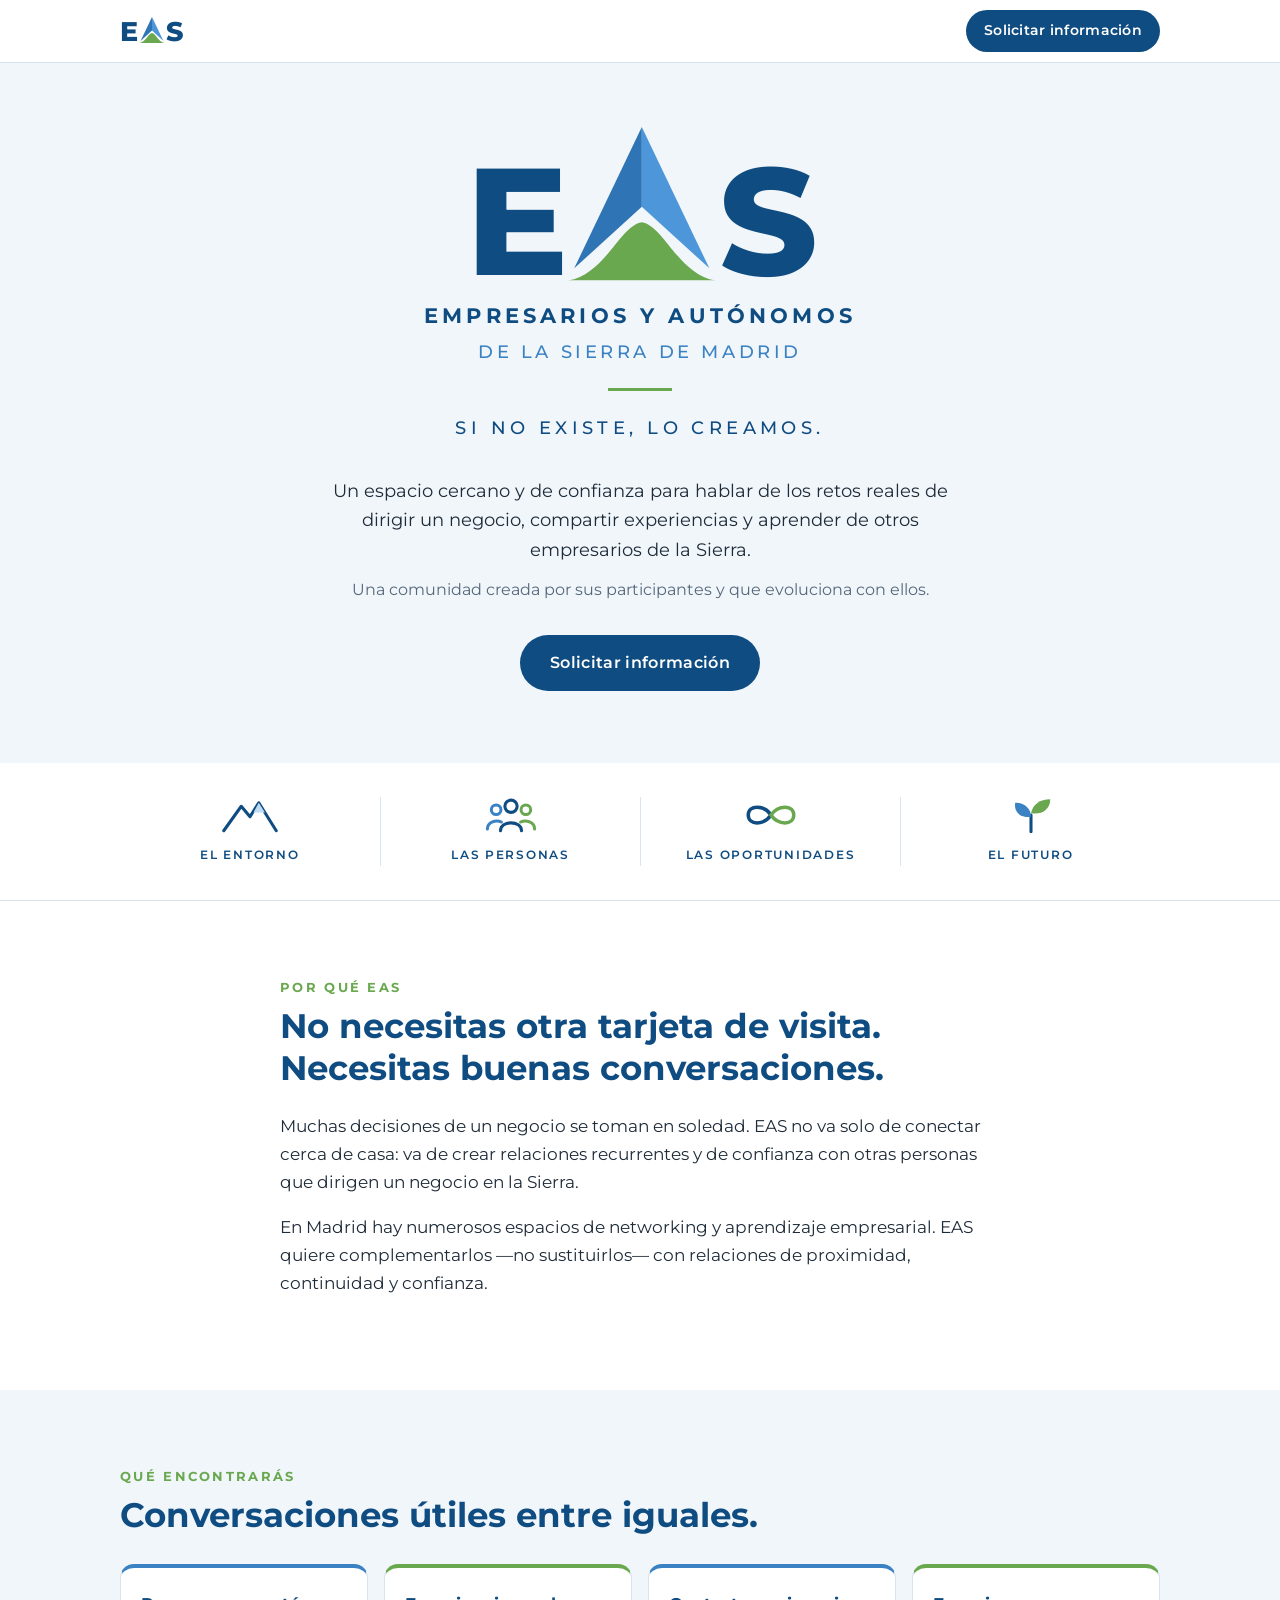
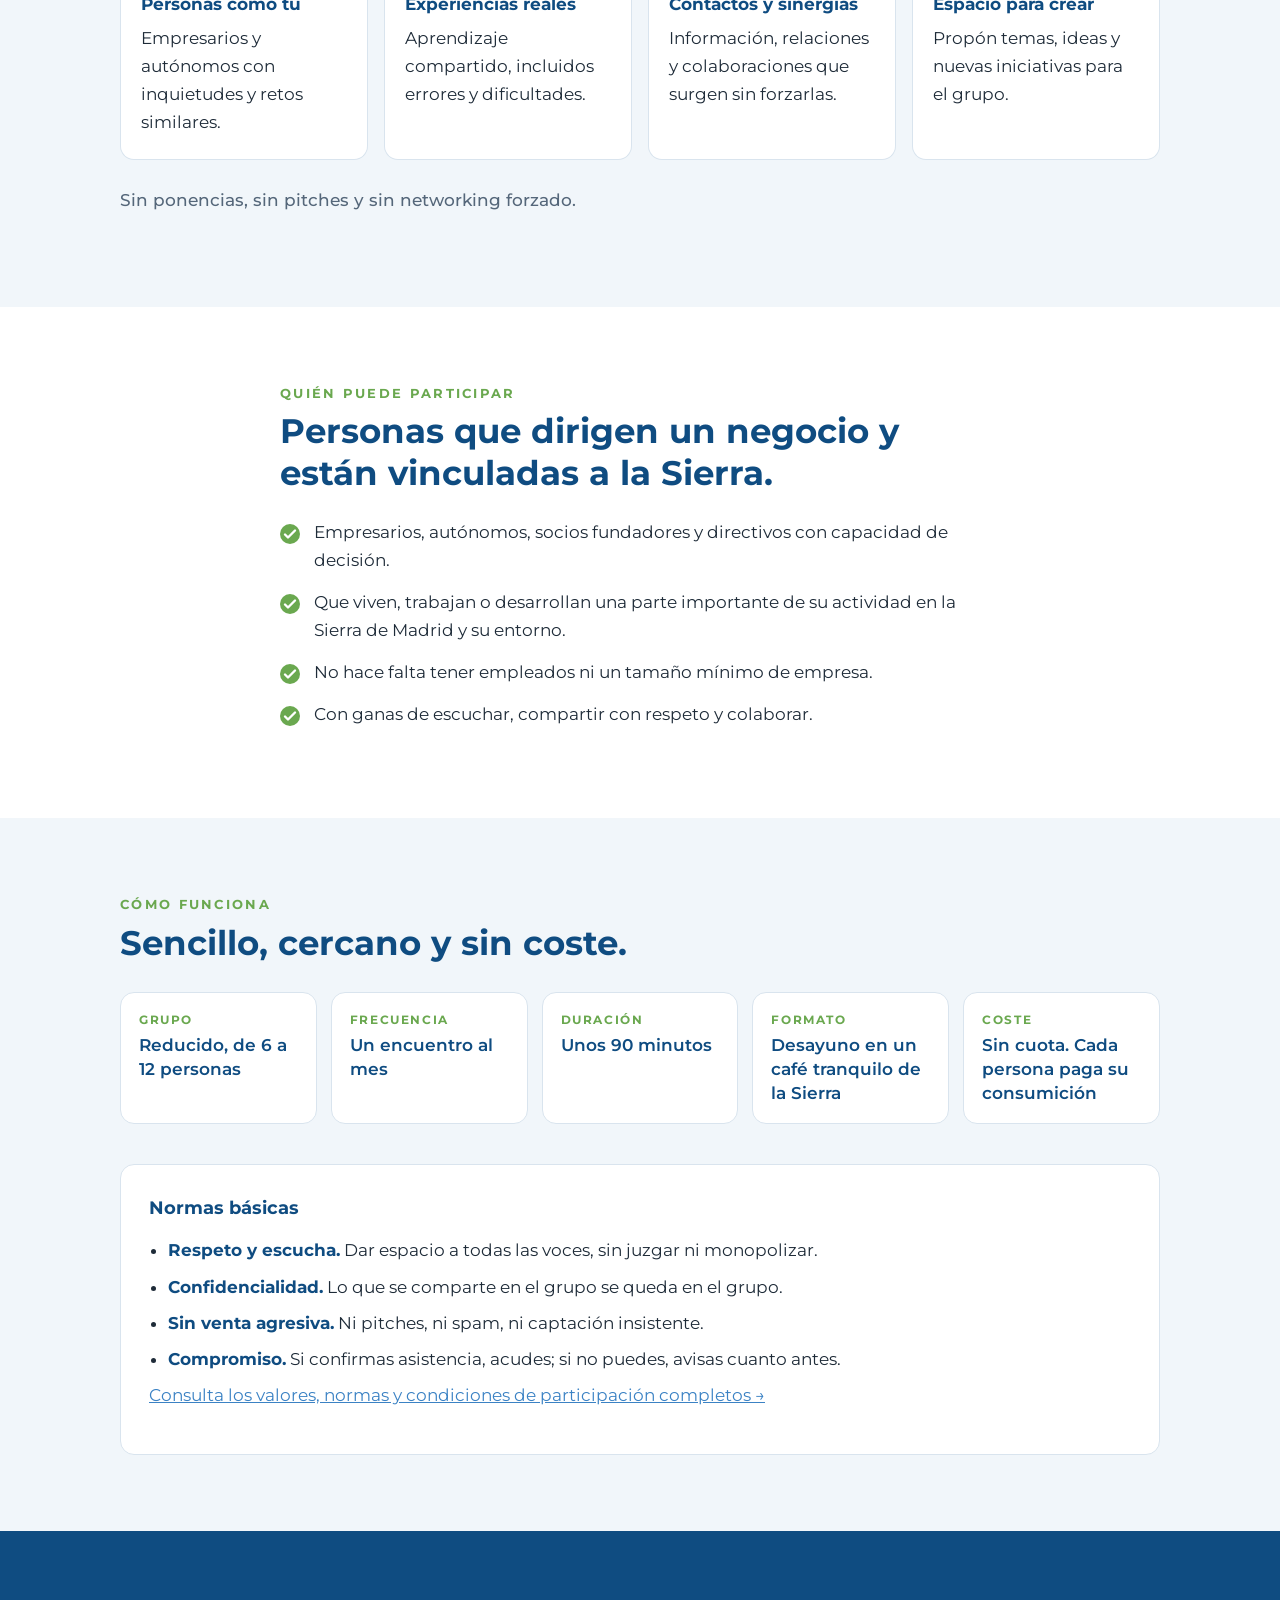
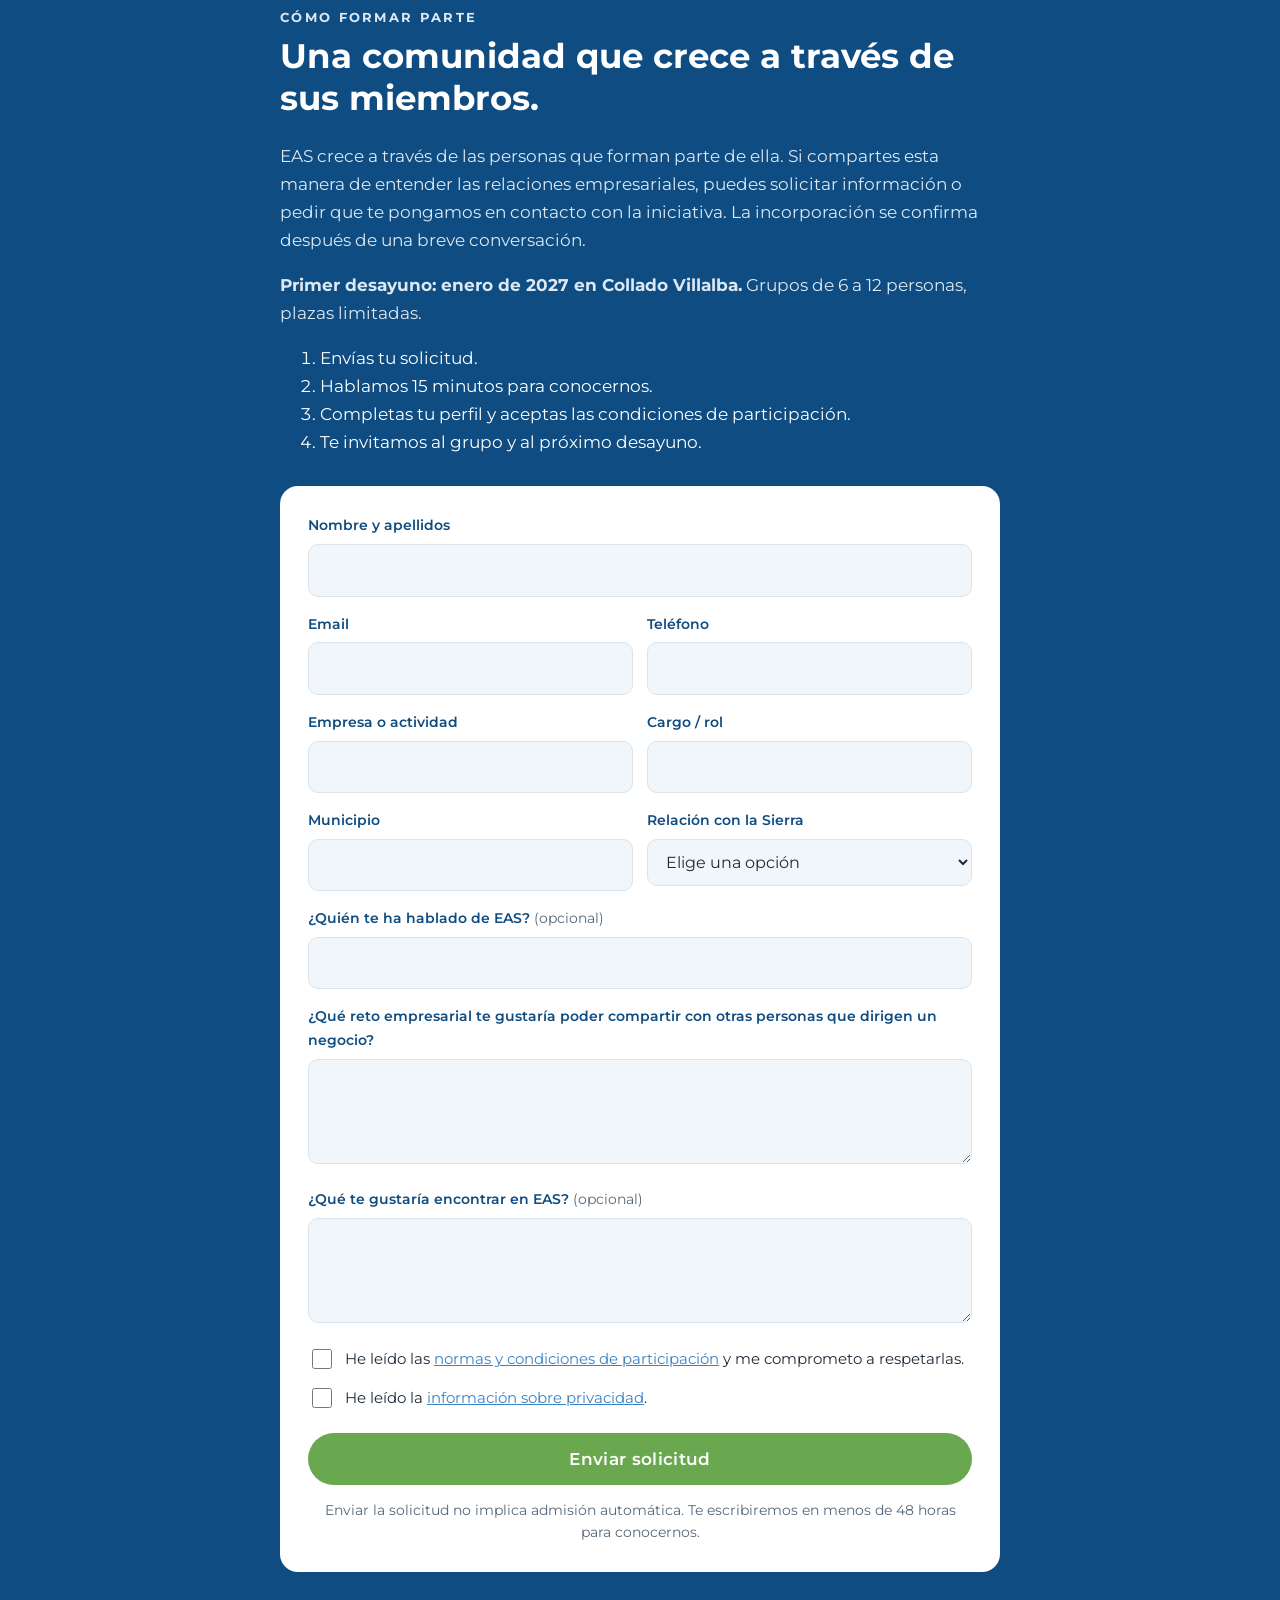
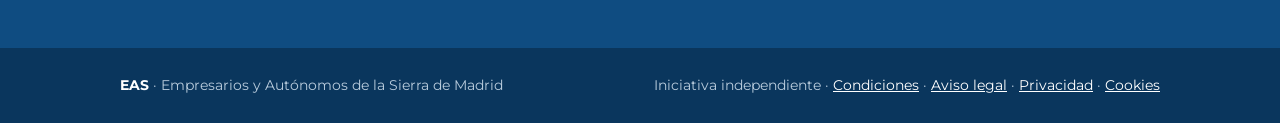
<file: meta.html>
<!doctype html>
<html lang="es">
<head>
<meta charset="utf-8">
<meta name="viewport" content="width=device-width, initial-scale=1">
<title>EAS · Empresarios y Autónomos de la Sierra de Madrid</title>
<meta name="robots" content="noindex, follow">
<link rel="canonical" href="https://eas.delens.es/">
<meta http-equiv="refresh" content="0; url=/?utm_source=meta&utm_campaign=lanzamiento_dic">
<script>location.replace('/?utm_source=meta&utm_campaign=lanzamiento_dic');</script>
</head>
<body>
<p><a href="/?utm_source=meta&utm_campaign=lanzamiento_dic">Ir a EAS · Empresarios y Autónomos de la Sierra</a></p>
</body>
</html>
</file>
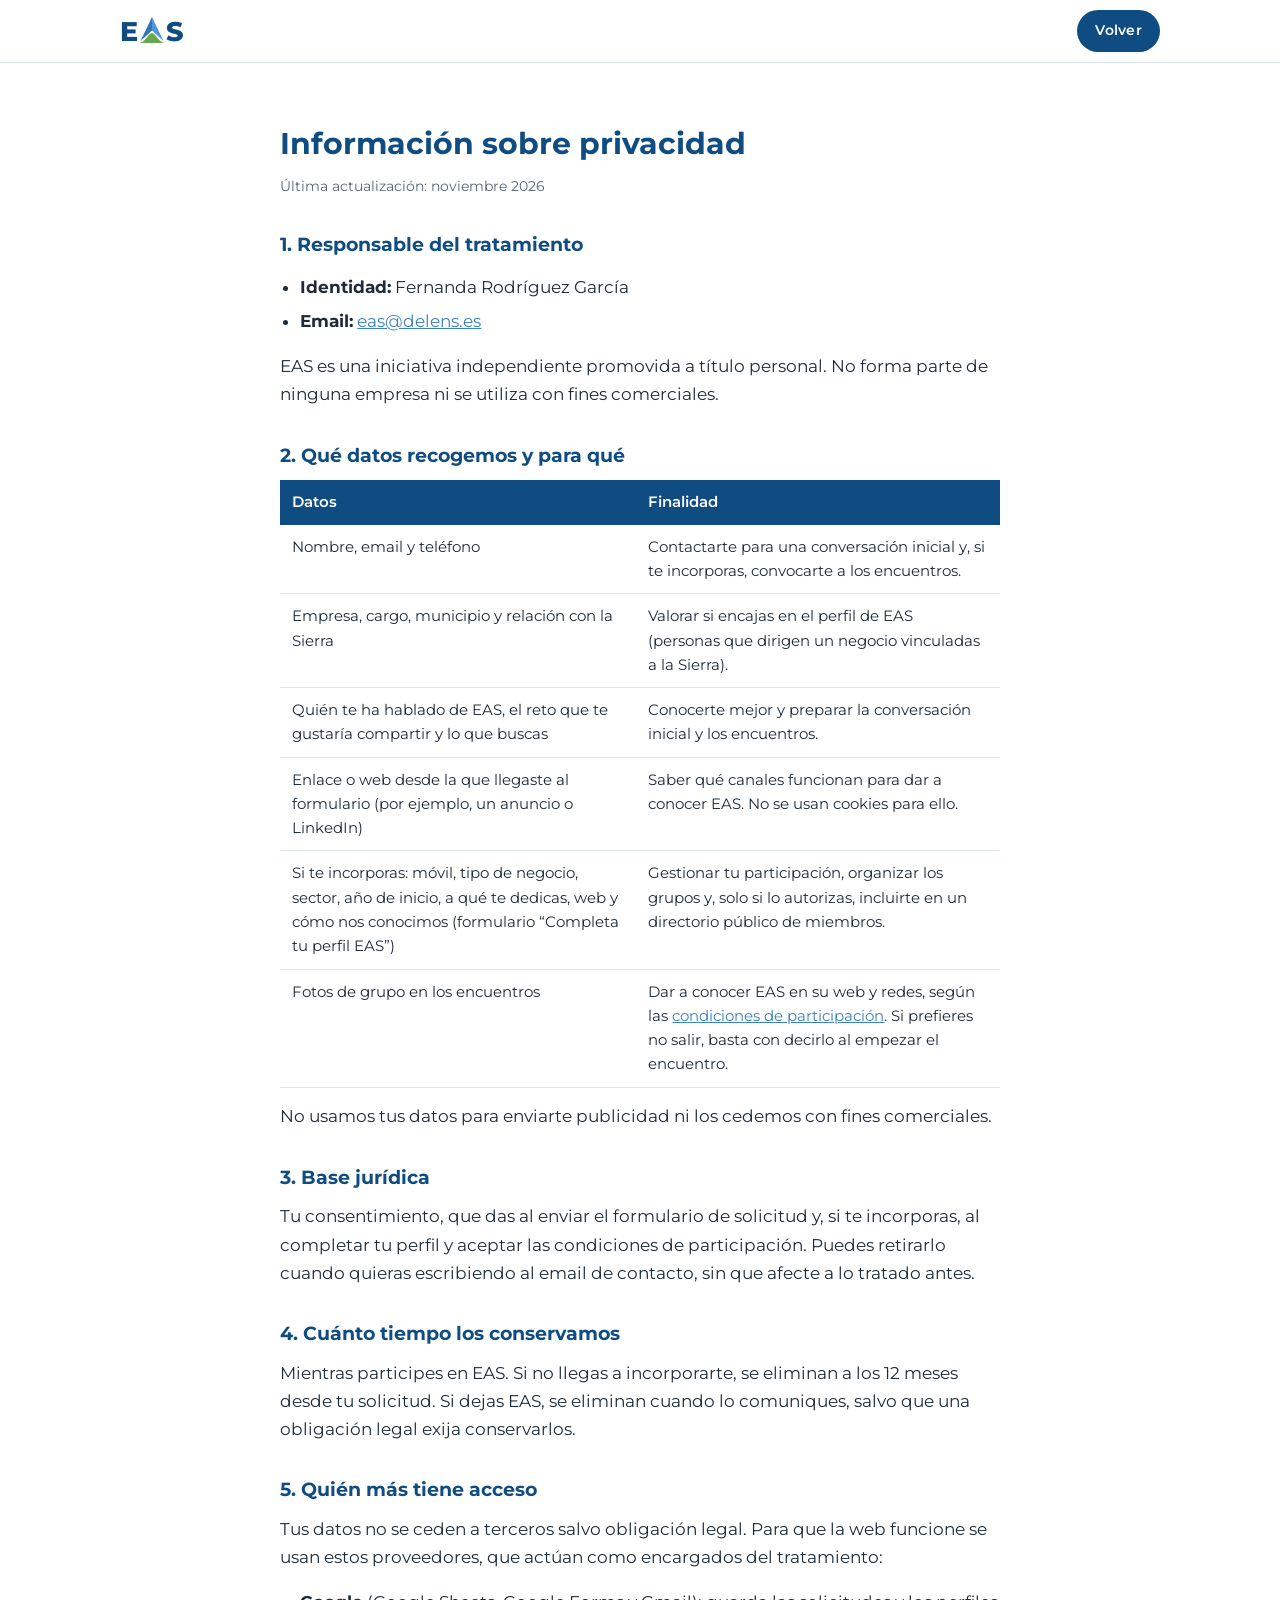
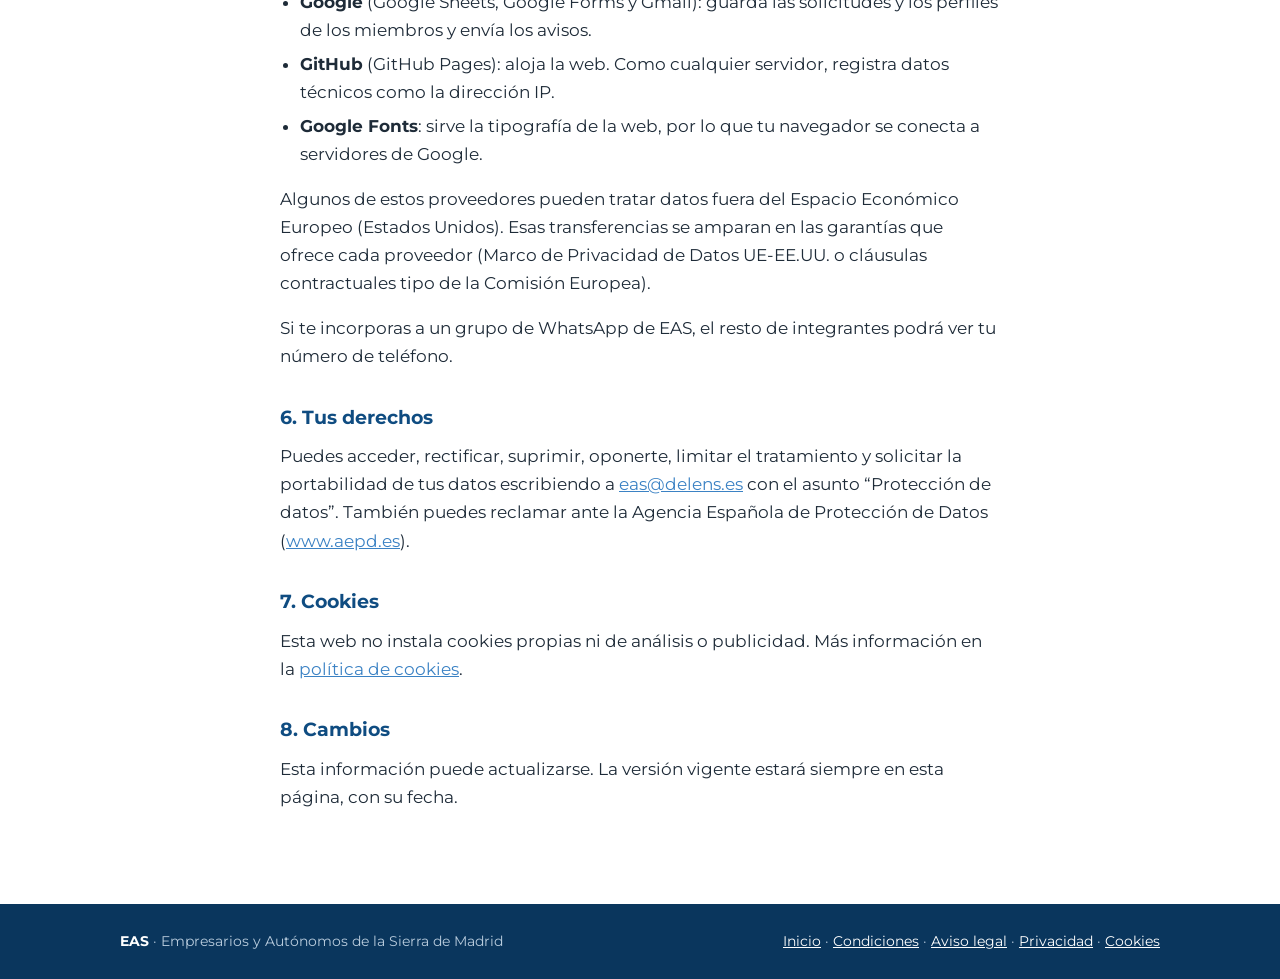
<file: privacidad.html>
<!doctype html>
<html lang="es">
<head>
  <meta charset="utf-8">
  <meta name="viewport" content="width=device-width, initial-scale=1">
  <title>Privacidad · EAS Sierra de Madrid</title>
  <link rel="icon" href="assets/favicon.svg" type="image/svg+xml">
  <link rel="preconnect" href="https://fonts.googleapis.com">
  <link rel="preconnect" href="https://fonts.gstatic.com" crossorigin>
  <link href="https://fonts.googleapis.com/css2?family=Montserrat:wght@400;500;600;700;800&display=swap" rel="stylesheet">
  <link rel="stylesheet" href="styles.css">
</head>
<body>
<header class="topbar">
  <div class="wrap topbar-in">
    <a href="index.html" class="mini-logo" aria-label="EAS, volver al inicio">
      <span>E</span>
      <svg class="mini-a" viewBox="0 0 100 100" aria-hidden="true"><polygon points="50,0 50,52 6,92" fill="#2F74B5"/><polygon points="50,0 94,92 50,52" fill="#4D96DA"/><path d="M2,100 C26,96 36,64 50,62 C64,64 74,96 98,100 Z" fill="#6AA84F"/></svg>
      <span>S</span>
    </a>
    <a href="index.html" class="btn btn-sm">Volver</a>
  </div>
</header>

<main class="legal">
  <div class="wrap narrow">
    <h1>Información sobre privacidad</h1>
    <p class="fecha">Última actualización: noviembre 2026</p>

    <h2>1. Responsable del tratamiento</h2>
    <ul>
      <li><strong>Identidad:</strong> Fernanda Rodríguez García</li>
      <li><strong>Email:</strong> <span class="js-mail">&nbsp;</span></li>
    </ul>
    <p>EAS es una iniciativa independiente promovida a título personal. No forma parte de ninguna empresa ni se utiliza con fines comerciales.</p>

    <h2>2. Qué datos recogemos y para qué</h2>
    <table>
      <tr><th>Datos</th><th>Finalidad</th></tr>
      <tr><td>Nombre, email y teléfono</td><td>Contactarte para una conversación inicial y, si te incorporas, convocarte a los encuentros.</td></tr>
      <tr><td>Empresa, cargo, municipio y relación con la Sierra</td><td>Valorar si encajas en el perfil de EAS (personas que dirigen un negocio vinculadas a la Sierra).</td></tr>
      <tr><td>Quién te ha hablado de EAS, el reto que te gustaría compartir y lo que buscas</td><td>Conocerte mejor y preparar la conversación inicial y los encuentros.</td></tr>
      <tr><td>Enlace o web desde la que llegaste al formulario (por ejemplo, un anuncio o LinkedIn)</td><td>Saber qué canales funcionan para dar a conocer EAS. No se usan cookies para ello.</td></tr>
      <tr><td>Si te incorporas: móvil, tipo de negocio, sector, año de inicio, a qué te dedicas, web y cómo nos conocimos (formulario “Completa tu perfil EAS”)</td><td>Gestionar tu participación, organizar los grupos y, solo si lo autorizas, incluirte en un directorio público de miembros.</td></tr>
      <tr><td>Fotos de grupo en los encuentros</td><td>Dar a conocer EAS en su web y redes, según las <a href="condiciones.html">condiciones de participación</a>. Si prefieres no salir, basta con decirlo al empezar el encuentro.</td></tr>
    </table>
    <p>No usamos tus datos para enviarte publicidad ni los cedemos con fines comerciales.</p>

    <h2>3. Base jurídica</h2>
    <p>Tu consentimiento, que das al enviar el formulario de solicitud y, si te incorporas, al completar tu perfil y aceptar las condiciones de participación. Puedes retirarlo cuando quieras escribiendo al email de contacto, sin que afecte a lo tratado antes.</p>

    <h2>4. Cuánto tiempo los conservamos</h2>
    <p>Mientras participes en EAS. Si no llegas a incorporarte, se eliminan a los 12 meses desde tu solicitud. Si dejas EAS, se eliminan cuando lo comuniques, salvo que una obligación legal exija conservarlos.</p>

    <h2>5. Quién más tiene acceso</h2>
    <p>Tus datos no se ceden a terceros salvo obligación legal. Para que la web funcione se usan estos proveedores, que actúan como encargados del tratamiento:</p>
    <ul>
      <li><strong>Google</strong> (Google Sheets, Google Forms y Gmail): guarda las solicitudes y los perfiles de los miembros y envía los avisos.</li>
      <li><strong>GitHub</strong> (GitHub Pages): aloja la web. Como cualquier servidor, registra datos técnicos como la dirección IP.</li>
      <li><strong>Google Fonts</strong>: sirve la tipografía de la web, por lo que tu navegador se conecta a servidores de Google.</li>
    </ul>
    <p>Algunos de estos proveedores pueden tratar datos fuera del Espacio Económico Europeo (Estados Unidos). Esas transferencias se amparan en las garantías que ofrece cada proveedor (Marco de Privacidad de Datos UE‑EE.UU. o cláusulas contractuales tipo de la Comisión Europea).</p>
    <p>Si te incorporas a un grupo de WhatsApp de EAS, el resto de integrantes podrá ver tu número de teléfono.</p>

    <h2>6. Tus derechos</h2>
    <p>Puedes acceder, rectificar, suprimir, oponerte, limitar el tratamiento y solicitar la portabilidad de tus datos escribiendo a <span class="js-mail">&nbsp;</span> con el asunto “Protección de datos”. También puedes reclamar ante la Agencia Española de Protección de Datos (<a href="https://www.aepd.es" target="_blank" rel="noopener">www.aepd.es</a>).</p>

    <h2>7. Cookies</h2>
    <p>Esta web no instala cookies propias ni de análisis o publicidad. Más información en la <a href="cookies.html">política de cookies</a>.</p>

    <h2>8. Cambios</h2>
    <p>Esta información puede actualizarse. La versión vigente estará siempre en esta página, con su fecha.</p>
  </div>
</main>

<footer class="footer">
  <div class="wrap footer-in">
    <p><strong>EAS</strong> · Empresarios y Autónomos de la Sierra de Madrid</p>
    <p><a href="index.html">Inicio</a> · <a href="condiciones.html">Condiciones</a> · <a href="legal.html">Aviso legal</a> · <a href="privacidad.html">Privacidad</a> · <a href="cookies.html">Cookies</a></p>
  </div>
</footer>
<script>
// El email se monta con JavaScript para que no los lean los bots que rastrean la web
(function(){
  var u = ['e','a','s'], d = ['d','e','l','e','n','s','.','e','s'];
  var mail = u.join('') + '@' + d.join('');
  document.querySelectorAll('.js-mail').forEach(function(el){
    var a = document.createElement('a'); a.href = 'mailto:' + mail; a.textContent = mail;
    el.textContent = ''; el.appendChild(a);
  });
})();
</script>
</body>
</html>
</file>
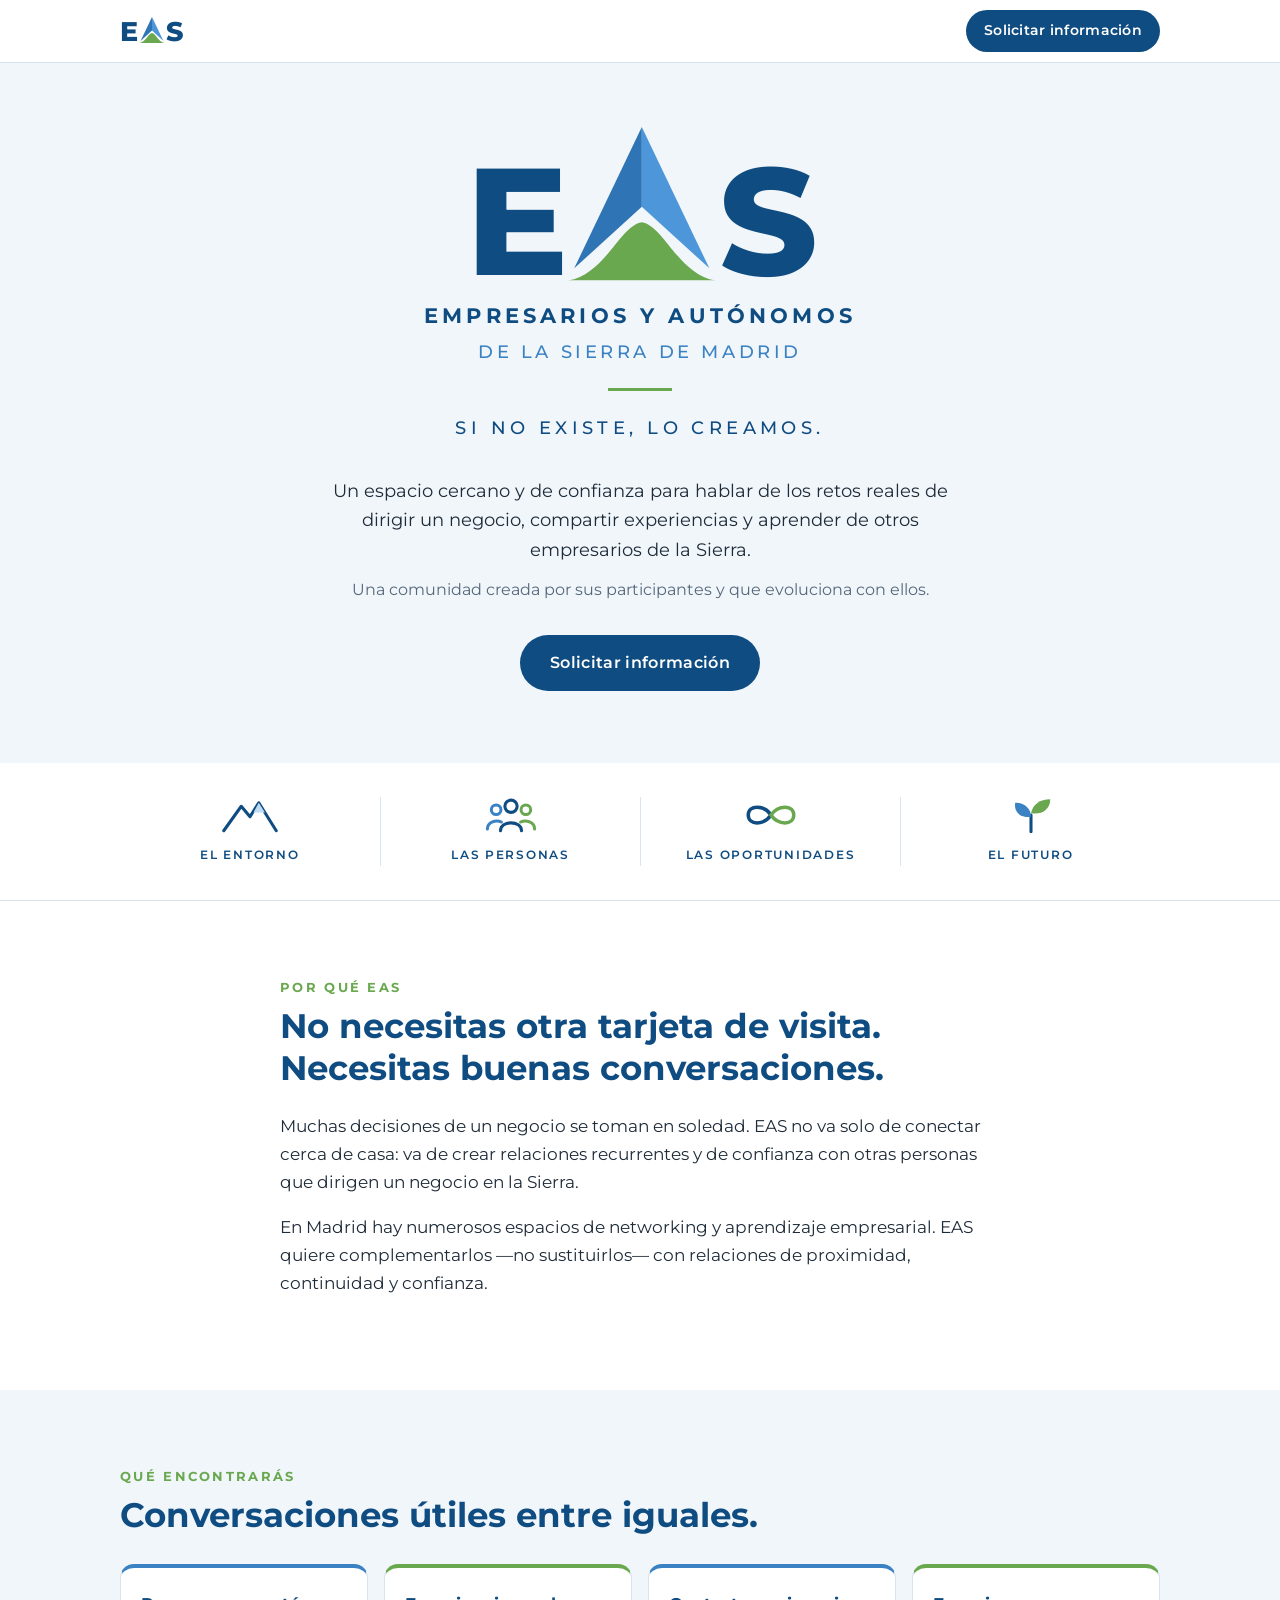
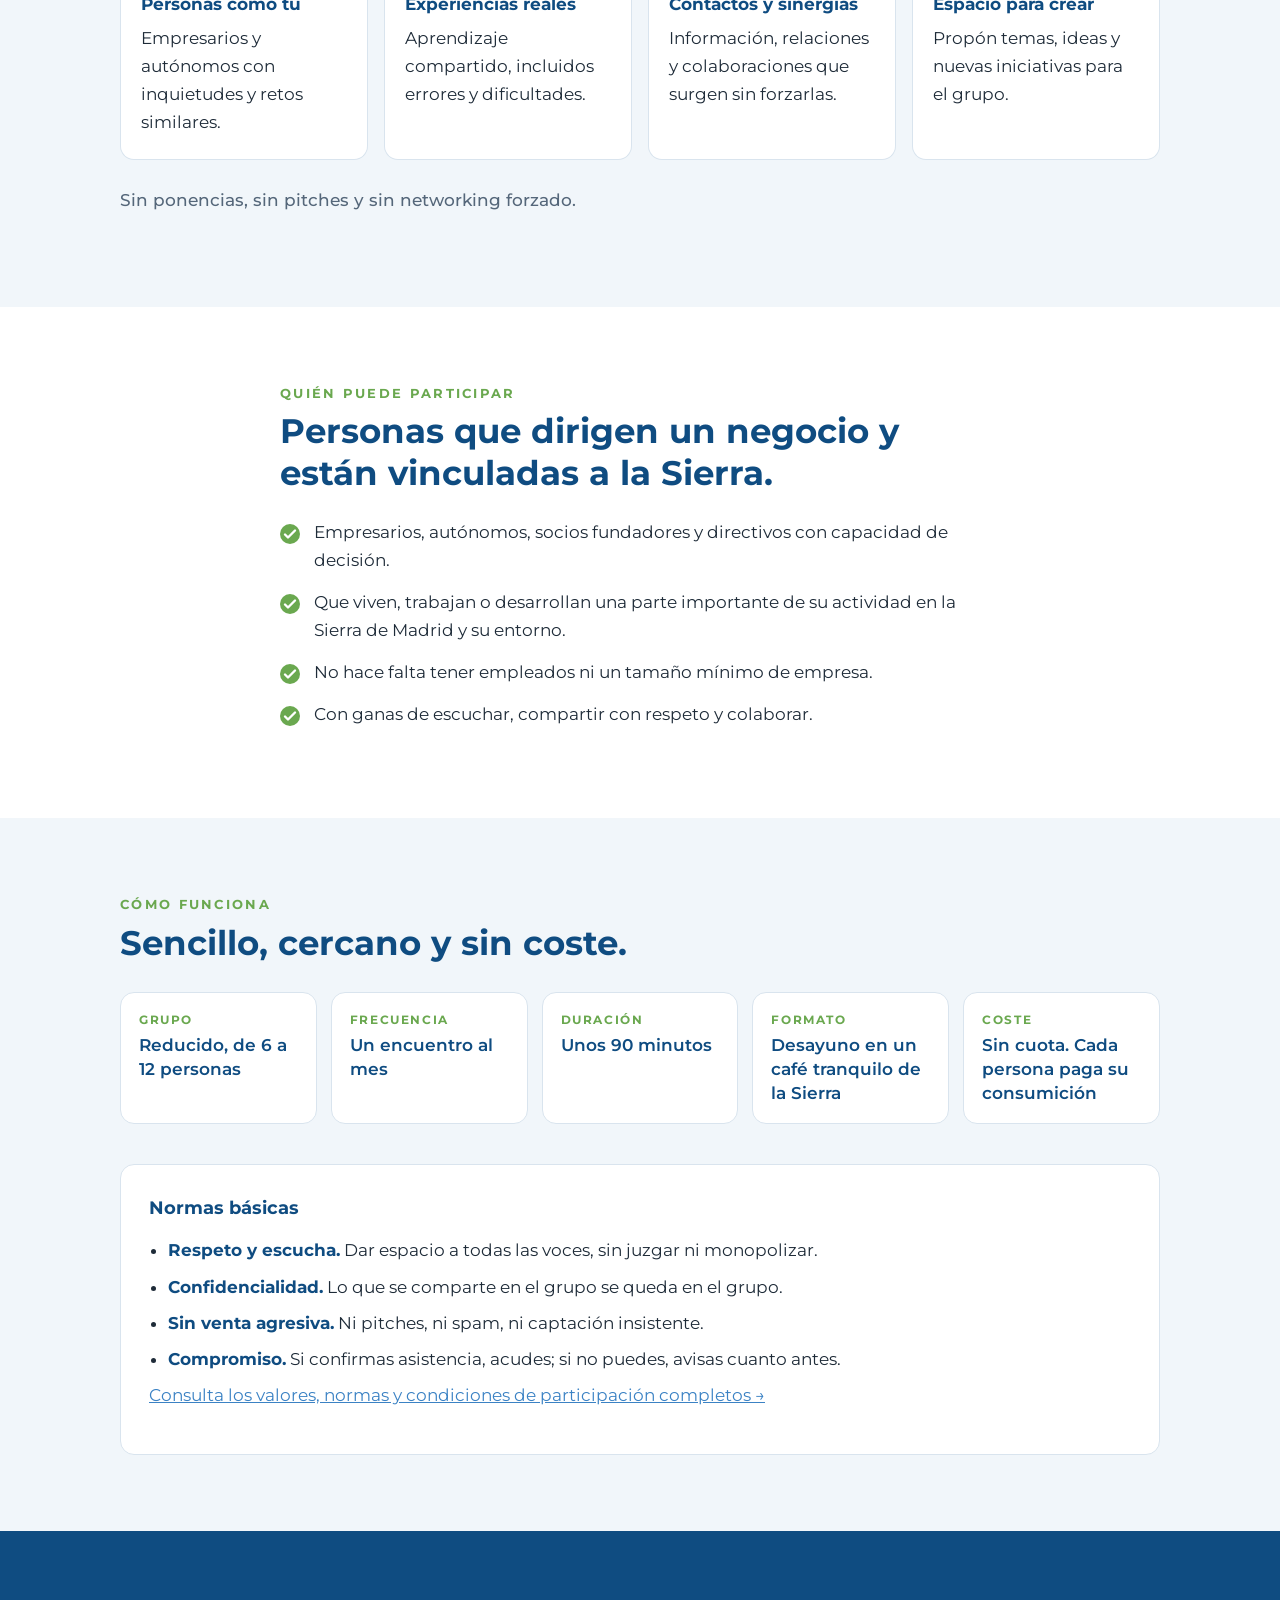
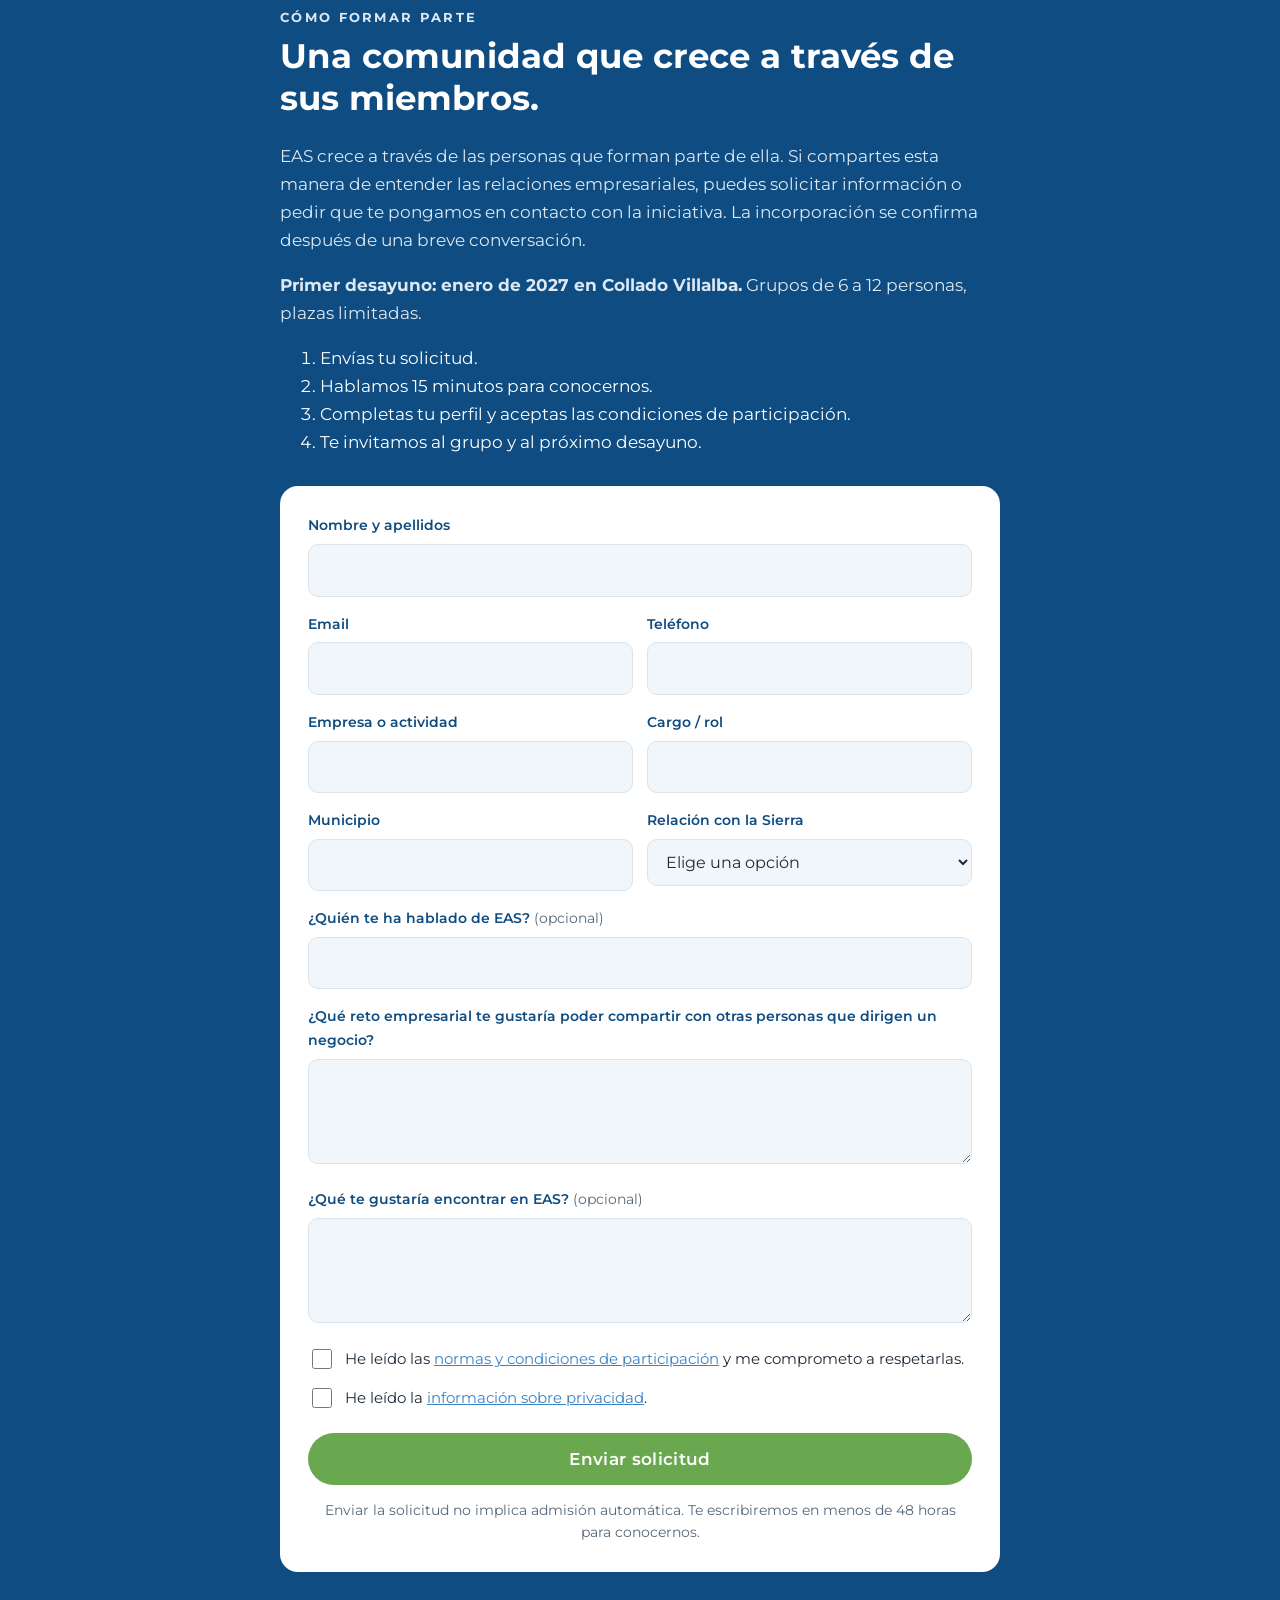
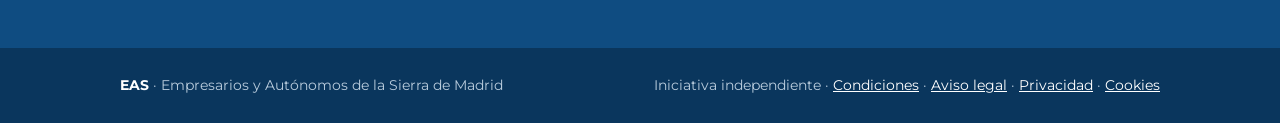
<file: whatsapp.html>
<!doctype html>
<html lang="es">
<head>
<meta charset="utf-8">
<meta name="viewport" content="width=device-width, initial-scale=1">
<title>EAS · Empresarios y Autónomos de la Sierra de Madrid</title>
<meta name="robots" content="noindex, follow">
<link rel="canonical" href="https://eas.delens.es/">
<meta http-equiv="refresh" content="0; url=/?utm_source=whatsapp&utm_campaign=grupos_locales">
<script>location.replace('/?utm_source=whatsapp&utm_campaign=grupos_locales');</script>
</head>
<body>
<p><a href="/?utm_source=whatsapp&utm_campaign=grupos_locales">Ir a EAS · Empresarios y Autónomos de la Sierra</a></p>
</body>
</html>
</file>
<file: styles.css>
:root {
  --sierra: #0F4C81;
  --cielo: #3B82C4;
  --verde: #6AA84F;
  --nieve: #F1F6FA;
  --texto: #1E2B38;
  --suave: #55677A;
  --linea: #D9E4EE;
  --blanco: #FFFFFF;
  --radio: 14px;
}

* { box-sizing: border-box; }
html { scroll-behavior: smooth; }
body {
  margin: 0;
  font-family: "Montserrat", system-ui, -apple-system, "Segoe UI", sans-serif;
  color: var(--texto);
  background: var(--blanco);
  font-size: 17px;
  line-height: 1.65;
  -webkit-font-smoothing: antialiased;
}
img, svg { display: block; }
a { color: var(--cielo); }
h2 { font-size: clamp(1.5rem, 4vw, 2.1rem); line-height: 1.25; color: var(--sierra); margin: .2em 0 .7em; font-weight: 700; }
h3 { color: var(--sierra); font-size: 1.1rem; margin: 0 0 .8em; }
p { margin: 0 0 1em; }

.wrap { max-width: 1080px; margin: 0 auto; padding: 0 20px; }
.narrow { max-width: 760px; }

.skip { position: absolute; left: -999px; top: 8px; background: var(--sierra); color: #fff; padding: 8px 14px; border-radius: 8px; z-index: 100; }
.skip:focus { left: 8px; }

/* Botones */
.btn {
  display: inline-block; background: var(--sierra); color: #fff; text-decoration: none;
  font-weight: 600; font-size: 1rem; letter-spacing: .02em;
  padding: 15px 30px; border-radius: 999px; border: 0; cursor: pointer; font-family: inherit;
  transition: background .2s, transform .2s;
}
.btn:hover { background: #0A365D; transform: translateY(-1px); }
.btn:disabled { opacity: .7; cursor: default; transform: none; }
.btn:focus-visible, input:focus-visible, select:focus-visible, textarea:focus-visible { outline: 3px solid var(--verde); outline-offset: 2px; }
.btn-sm { padding: 9px 18px; font-size: .88rem; }
.btn-light { background: var(--verde); color: #fff; width: 100%; padding: 16px; font-size: 1.05rem; }
.btn-light:hover { background: #5a9442; }

/* Barra superior */
.topbar { position: sticky; top: 0; z-index: 50; background: rgba(255,255,255,.94); backdrop-filter: blur(8px); border-bottom: 1px solid var(--linea); }
.topbar-in { display: flex; align-items: center; justify-content: space-between; height: 62px; }
.mini-logo { display: flex; align-items: flex-end; gap: 1px; text-decoration: none; color: var(--sierra); font-weight: 800; font-size: 1.7rem; line-height: 1; }
.mini-a { width: 26px; height: 26px; margin-bottom: 2px; }

/* Portada */
.hero { background: var(--nieve); text-align: center; padding: 64px 0 72px; }
.logo { display: flex; justify-content: center; align-items: flex-end; margin: 0 0 18px; line-height: .78; }
.logo-letter { font-size: clamp(5rem, 20vw, 9.5rem); font-weight: 800; color: var(--sierra); letter-spacing: -.02em; }
.logo-a { width: clamp(5.2rem, 20vw, 9.6rem); height: clamp(5.2rem, 20vw, 9.6rem); margin: 0 .02em; }
.logo-sub1, .logo-sub2 { text-transform: uppercase; letter-spacing: .2em; margin: 0; }
.logo-sub1 { color: var(--sierra); font-weight: 700; font-size: clamp(.82rem, 2.6vw, 1.3rem); }
.logo-sub2 { color: var(--cielo); font-weight: 500; font-size: clamp(.74rem, 2.3vw, 1.12rem); margin-top: 4px; }
.rule { width: 64px; height: 3px; border: 0; background: var(--verde); margin: 22px auto; }
.lema { text-transform: uppercase; letter-spacing: .24em; color: var(--sierra); font-weight: 500; font-size: clamp(.85rem, 2.6vw, 1.15rem); margin-bottom: 32px; }
.hero-text { max-width: 620px; margin: 0 auto 12px; font-size: 1.12rem; }
.hero-text-sm { color: var(--suave); font-size: 1rem; margin-bottom: 32px; }

/* Pilares */
.pilares { border-bottom: 1px solid var(--linea); }
.pilares-grid { display: grid; grid-template-columns: repeat(4, 1fr); padding-top: 34px; padding-bottom: 34px; }
.pilar { display: flex; flex-direction: column; align-items: center; gap: 12px; text-align: center; padding: 0 8px; }
.pilar + .pilar { border-left: 1px solid var(--linea); }
.pilar svg { width: 56px; height: 36px; }
.pilar span { text-transform: uppercase; letter-spacing: .14em; font-size: .78rem; color: var(--sierra); font-weight: 600; }

/* Secciones */
.section { padding: 76px 0; }
.alt { background: var(--nieve); }
.eyebrow { text-transform: uppercase; letter-spacing: .18em; font-size: .8rem; font-weight: 700; color: var(--verde); margin-bottom: .4em; }

.cards { list-style: none; padding: 0; margin: 28px 0 0; display: grid; grid-template-columns: repeat(4, 1fr); gap: 16px; }
.cards li { background: #fff; border: 1px solid var(--linea); border-radius: var(--radio); padding: 22px 20px; border-top: 4px solid var(--cielo); }
.cards li:nth-child(even) { border-top-color: var(--verde); }
.cards strong { display: block; color: var(--sierra); margin-bottom: 6px; }
.nota { margin-top: 26px; color: var(--suave); font-weight: 500; }

.check { list-style: none; padding: 0; margin: 0; }
.check li { position: relative; padding-left: 34px; margin-bottom: 14px; }
.check li::before {
  content: ""; position: absolute; left: 0; top: .35em; width: 20px; height: 20px; border-radius: 50%;
  background: var(--verde) url("data:image/svg+xml,%3Csvg xmlns='http://www.w3.org/2000/svg' viewBox='0 0 20 20'%3E%3Cpath d='M5 10.5l3 3 7-7' fill='none' stroke='white' stroke-width='2.4' stroke-linecap='round' stroke-linejoin='round'/%3E%3C/svg%3E") center/100% no-repeat;
}

.datos { display: grid; grid-template-columns: repeat(5, 1fr); gap: 14px; margin: 28px 0 40px; }
.datos div { background: #fff; border-radius: var(--radio); padding: 18px; border: 1px solid var(--linea); }
.datos dt { text-transform: uppercase; letter-spacing: .14em; font-size: .72rem; color: var(--verde); font-weight: 700; margin-bottom: 4px; }
.datos dd { margin: 0; color: var(--sierra); font-weight: 600; line-height: 1.4; }

.normas { background: #fff; border-radius: var(--radio); padding: 28px; border: 1px solid var(--linea); }
.normas ul { margin: 0; padding-left: 1.1em; }
.normas li { margin-bottom: 8px; }
.normas strong { color: var(--sierra); }

/* Participar */
.participar { background: var(--sierra); color: #fff; }
.participar h2 { color: #fff; }
.eyebrow-light { color: #9FD38A; }
.participar > .wrap > p { color: #DCE8F3; }

.form { background: #fff; color: var(--texto); border-radius: 18px; padding: 28px; margin-top: 30px; }
.field { margin-bottom: 16px; flex: 1; min-width: 0; }
.field-row { display: flex; gap: 14px; }
label { display: block; font-weight: 600; font-size: .9rem; color: var(--sierra); margin-bottom: 6px; }
.opt { font-weight: 400; color: var(--suave); }
input[type=text], input[type=email], input[type=tel], select, textarea {
  width: 100%; font: inherit; font-size: 1rem; color: var(--texto);
  padding: 12px 14px; border: 1.5px solid var(--linea); border-radius: 10px; background: var(--nieve);
}
input:focus, select:focus, textarea:focus { border-color: var(--cielo); background: #fff; outline: none; }
textarea { resize: vertical; }
.check-line { display: flex; gap: 10px; align-items: flex-start; font-weight: 400; color: var(--texto); font-size: .92rem; margin: 6px 0 14px; cursor: pointer; }
.check-line input { width: 20px; height: 20px; margin-top: 2px; accent-color: var(--verde); flex-shrink: 0; }
.form .btn { margin-top: 8px; }
.form-note { font-size: .85rem; color: var(--suave); margin: 14px 0 0; text-align: center; }
.form-msg { margin: 12px 0 0; font-size: .92rem; text-align: center; min-height: 0; }
.form-msg-err { color: #B23A2A; font-weight: 600; }
.form-ok { text-align: center; padding: 40px 28px; }
.form-ok h3 { font-size: 1.3rem; }
.form-ok p { margin: 0; color: var(--suave); }
.hp { position: absolute; left: -9999px; width: 1px; height: 1px; overflow: hidden; }

/* Pie */
.footer { background: #0A365D; color: #B9CCDD; font-size: .88rem; padding: 26px 0; }
.footer-in { display: flex; justify-content: space-between; gap: 12px; flex-wrap: wrap; }
.footer p { margin: 0; }
.footer strong { color: #fff; }
.footer a { color: #fff; }

/* Páginas legales */
.legal { padding: 56px 0 76px; }
.legal h1 { color: var(--sierra); font-size: 1.9rem; margin-top: 0; margin-bottom: .2em; }
.legal h2 { font-size: 1.2rem; margin-top: 1.8em; }
.legal .fecha { color: var(--suave); font-size: .85rem; margin-bottom: 2em; }
.legal ul { padding-left: 1.2em; }
.legal li { margin-bottom: 6px; }
.legal table { width: 100%; border-collapse: collapse; font-size: .92rem; margin-bottom: 1em; }
.legal th { background: var(--sierra); color: #fff; text-align: left; padding: 10px 12px; font-weight: 600; }
.legal td { padding: 10px 12px; border-bottom: 1px solid var(--linea); vertical-align: top; }

/* Responsive */
@media (max-width: 900px) {
  .cards { grid-template-columns: repeat(2, 1fr); }
  .datos { grid-template-columns: repeat(2, 1fr); }
  .datos div:last-child { grid-column: 1 / -1; }
}
@media (max-width: 640px) {
  body { font-size: 16px; }
  .hero { padding: 44px 0 56px; }
  .section { padding: 56px 0; }
  .pilares-grid { grid-template-columns: repeat(2, 1fr); row-gap: 28px; }
  .pilar:nth-child(3) { border-left: 0; }
  .cards { grid-template-columns: 1fr; }
  .field-row { flex-direction: column; gap: 0; }
  .form { padding: 22px 18px; }
  .normas { padding: 22px 18px; }
  .topbar .btn-sm { padding: 8px 14px; font-size: .8rem; }
  .legal table, .legal tbody, .legal tr, .legal td { display: block; }
  .legal tr:first-child { display: none; }
  .legal td { border: 0; padding: 4px 0; }
  .legal tr { border-bottom: 1px solid var(--linea); padding: 10px 0; }
}
</file>
